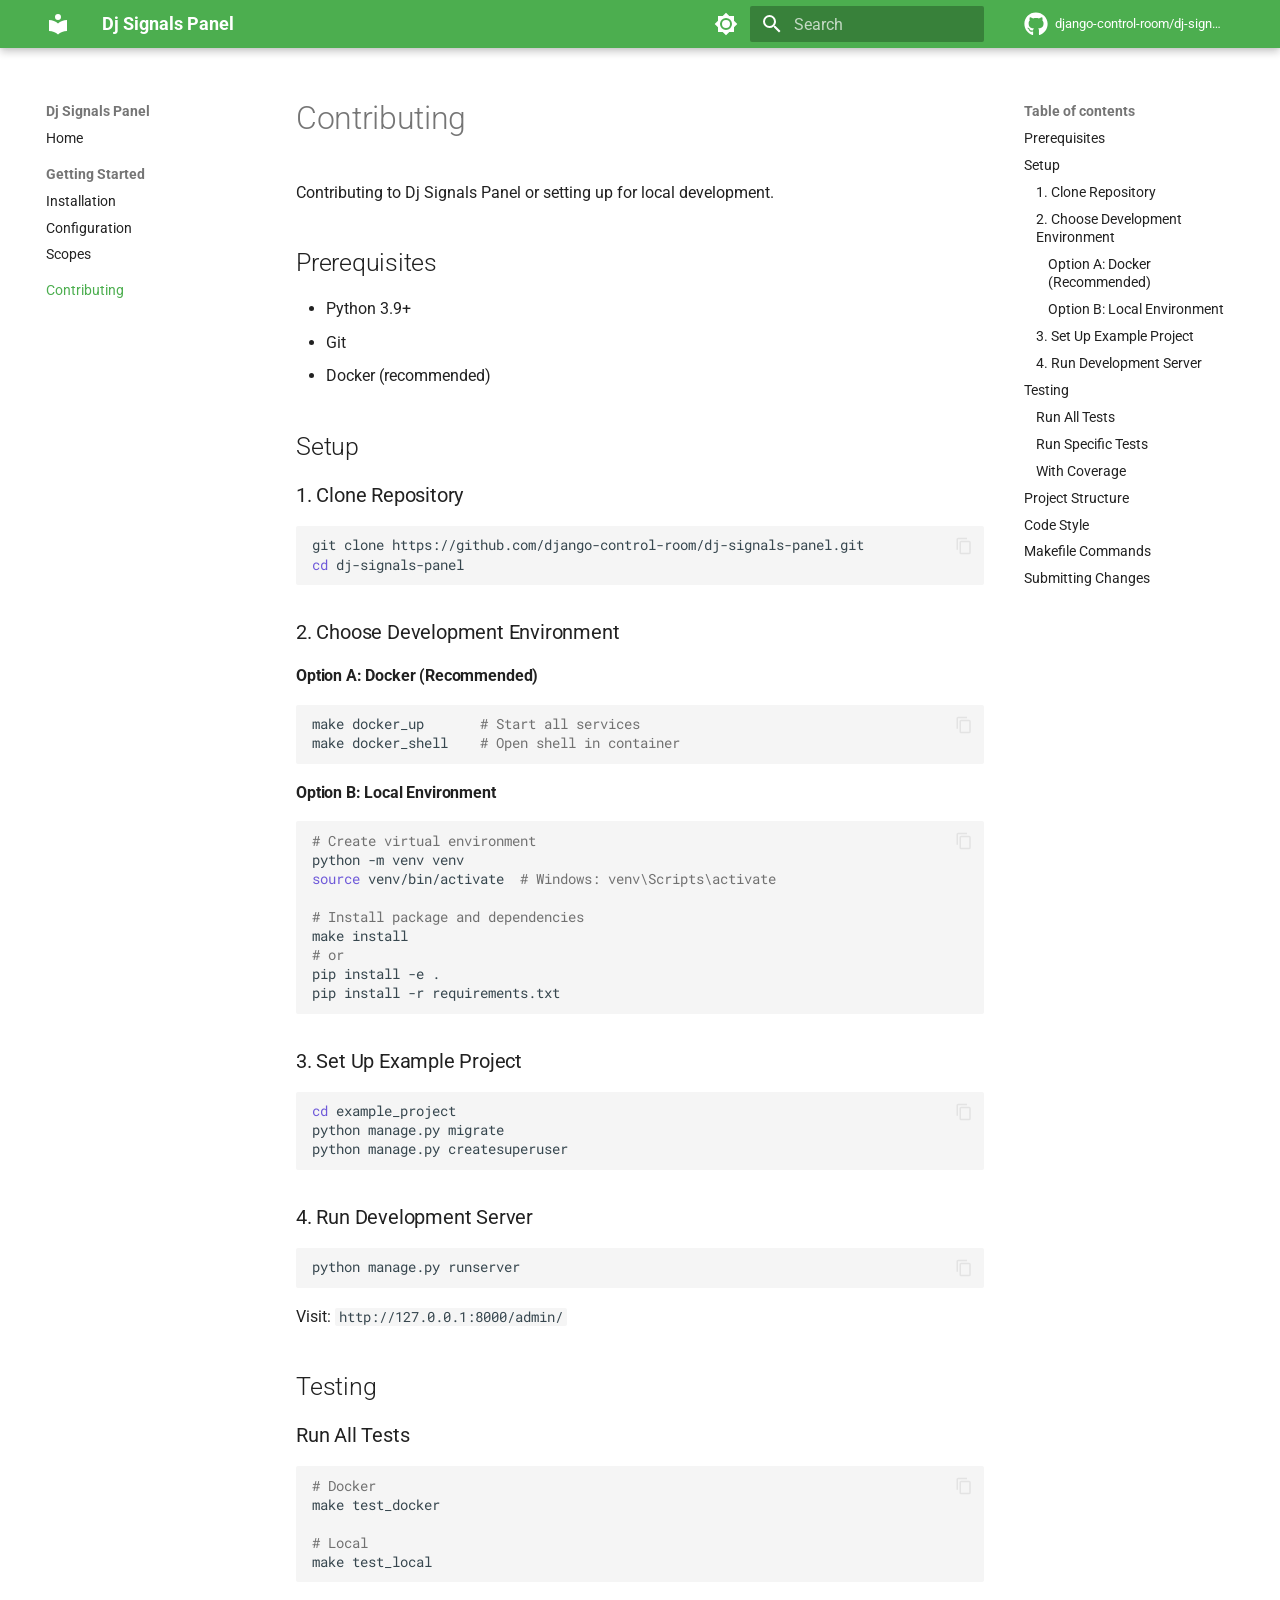
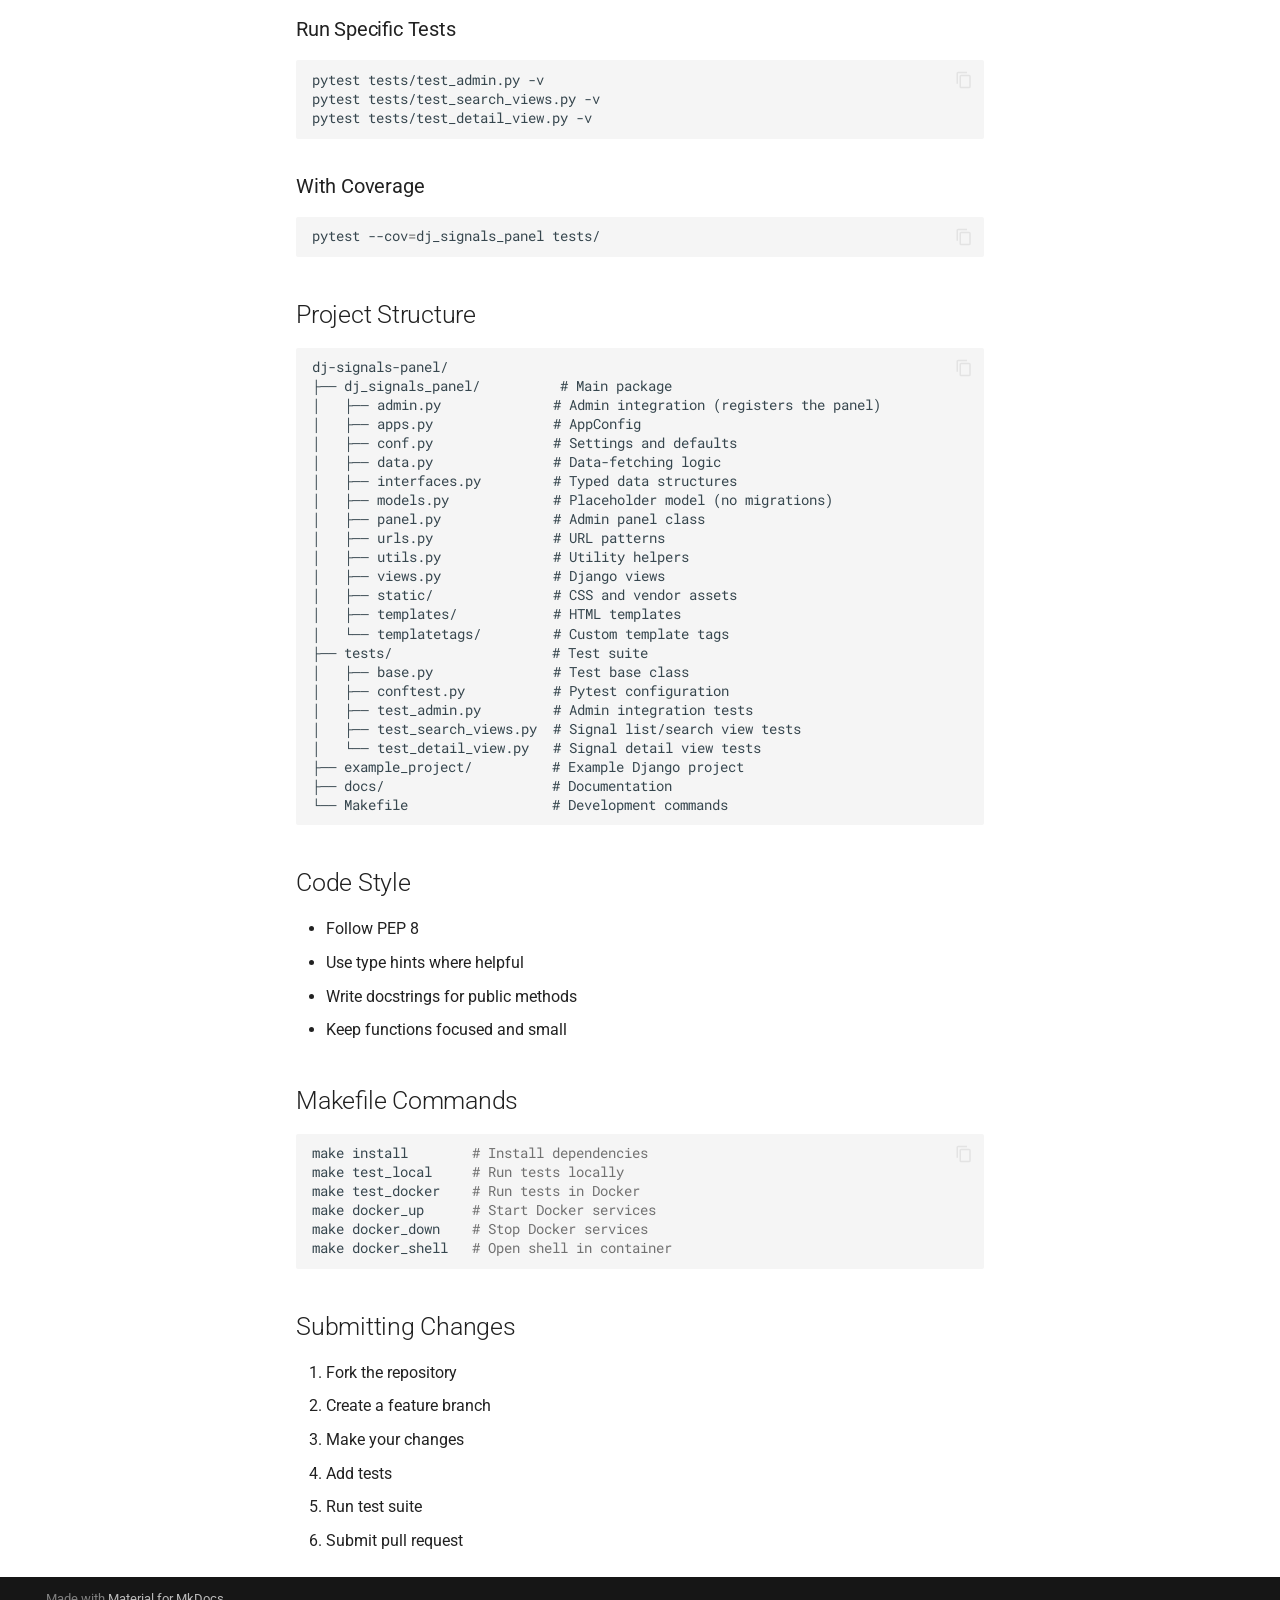
<file: contributing/index.html>
<!doctype html>
<html lang="en" class="no-js">
  <head>
    
      <meta charset="utf-8">
      <meta name="viewport" content="width=device-width,initial-scale=1">
      
        <meta name="description" content="Display registered Django signals and receivers, showing what fires and where.">
      
      
        <meta name="author" content="Yasser Toruno">
      
      
        <link rel="canonical" href="https://django-control-room.github.io/dj-signals-panel/contributing/">
      
      
        <link rel="prev" href="../scopes/">
      
      
      <link rel="icon" href="../assets/images/favicon.png">
      <meta name="generator" content="mkdocs-1.6.1, mkdocs-material-9.1.12">
    
    
      
        <title>Contributing - Dj Signals Panel</title>
      
    
    
      <link rel="stylesheet" href="../assets/stylesheets/main.85bb2934.min.css">
      
        
        <link rel="stylesheet" href="../assets/stylesheets/palette.a6bdf11c.min.css">
      
      

    
    
    
      
        
        
        <link rel="preconnect" href="https://fonts.gstatic.com" crossorigin>
        <link rel="stylesheet" href="https://fonts.googleapis.com/css?family=Roboto:300,300i,400,400i,700,700i%7CRoboto+Mono:400,400i,700,700i&display=fallback">
        <style>:root{--md-text-font:"Roboto";--md-code-font:"Roboto Mono"}</style>
      
    
    
    <script>__md_scope=new URL("..",location),__md_hash=e=>[...e].reduce((e,_)=>(e<<5)-e+_.charCodeAt(0),0),__md_get=(e,_=localStorage,t=__md_scope)=>JSON.parse(_.getItem(t.pathname+"."+e)),__md_set=(e,_,t=localStorage,a=__md_scope)=>{try{t.setItem(a.pathname+"."+e,JSON.stringify(_))}catch(e){}}</script>
    
      

    
    
    
  </head>
  
  
    
    
      
    
    
    
    
    <body dir="ltr" data-md-color-scheme="default" data-md-color-primary="green" data-md-color-accent="green">
  
    
    
      <script>var palette=__md_get("__palette");if(palette&&"object"==typeof palette.color)for(var key of Object.keys(palette.color))document.body.setAttribute("data-md-color-"+key,palette.color[key])</script>
    
    <input class="md-toggle" data-md-toggle="drawer" type="checkbox" id="__drawer" autocomplete="off">
    <input class="md-toggle" data-md-toggle="search" type="checkbox" id="__search" autocomplete="off">
    <label class="md-overlay" for="__drawer"></label>
    <div data-md-component="skip">
      
        
        <a href="#contributing" class="md-skip">
          Skip to content
        </a>
      
    </div>
    <div data-md-component="announce">
      
    </div>
    
    
      

  

<header class="md-header md-header--shadow md-header--lifted" data-md-component="header">
  <nav class="md-header__inner md-grid" aria-label="Header">
    <a href=".." title="Dj Signals Panel" class="md-header__button md-logo" aria-label="Dj Signals Panel" data-md-component="logo">
      
  
  <svg xmlns="http://www.w3.org/2000/svg" viewBox="0 0 24 24"><path d="M12 8a3 3 0 0 0 3-3 3 3 0 0 0-3-3 3 3 0 0 0-3 3 3 3 0 0 0 3 3m0 3.54C9.64 9.35 6.5 8 3 8v11c3.5 0 6.64 1.35 9 3.54 2.36-2.19 5.5-3.54 9-3.54V8c-3.5 0-6.64 1.35-9 3.54Z"/></svg>

    </a>
    <label class="md-header__button md-icon" for="__drawer">
      <svg xmlns="http://www.w3.org/2000/svg" viewBox="0 0 24 24"><path d="M3 6h18v2H3V6m0 5h18v2H3v-2m0 5h18v2H3v-2Z"/></svg>
    </label>
    <div class="md-header__title" data-md-component="header-title">
      <div class="md-header__ellipsis">
        <div class="md-header__topic">
          <span class="md-ellipsis">
            Dj Signals Panel
          </span>
        </div>
        <div class="md-header__topic" data-md-component="header-topic">
          <span class="md-ellipsis">
            
              Contributing
            
          </span>
        </div>
      </div>
    </div>
    
      
        <form class="md-header__option" data-md-component="palette">
          
            
            
            
            <input class="md-option" data-md-color-media="" data-md-color-scheme="default" data-md-color-primary="green" data-md-color-accent="green"  aria-label="Switch to dark mode"  type="radio" name="__palette" id="__palette_1">
            
              <label class="md-header__button md-icon" title="Switch to dark mode" for="__palette_2" hidden>
                <svg xmlns="http://www.w3.org/2000/svg" viewBox="0 0 24 24"><path d="M12 8a4 4 0 0 0-4 4 4 4 0 0 0 4 4 4 4 0 0 0 4-4 4 4 0 0 0-4-4m0 10a6 6 0 0 1-6-6 6 6 0 0 1 6-6 6 6 0 0 1 6 6 6 6 0 0 1-6 6m8-9.31V4h-4.69L12 .69 8.69 4H4v4.69L.69 12 4 15.31V20h4.69L12 23.31 15.31 20H20v-4.69L23.31 12 20 8.69Z"/></svg>
              </label>
            
          
            
            
            
            <input class="md-option" data-md-color-media="" data-md-color-scheme="slate" data-md-color-primary="green" data-md-color-accent="green"  aria-label="Switch to light mode"  type="radio" name="__palette" id="__palette_2">
            
              <label class="md-header__button md-icon" title="Switch to light mode" for="__palette_1" hidden>
                <svg xmlns="http://www.w3.org/2000/svg" viewBox="0 0 24 24"><path d="M12 18c-.89 0-1.74-.2-2.5-.55C11.56 16.5 13 14.42 13 12c0-2.42-1.44-4.5-3.5-5.45C10.26 6.2 11.11 6 12 6a6 6 0 0 1 6 6 6 6 0 0 1-6 6m8-9.31V4h-4.69L12 .69 8.69 4H4v4.69L.69 12 4 15.31V20h4.69L12 23.31 15.31 20H20v-4.69L23.31 12 20 8.69Z"/></svg>
              </label>
            
          
        </form>
      
    
    
    
      <label class="md-header__button md-icon" for="__search">
        <svg xmlns="http://www.w3.org/2000/svg" viewBox="0 0 24 24"><path d="M9.5 3A6.5 6.5 0 0 1 16 9.5c0 1.61-.59 3.09-1.56 4.23l.27.27h.79l5 5-1.5 1.5-5-5v-.79l-.27-.27A6.516 6.516 0 0 1 9.5 16 6.5 6.5 0 0 1 3 9.5 6.5 6.5 0 0 1 9.5 3m0 2C7 5 5 7 5 9.5S7 14 9.5 14 14 12 14 9.5 12 5 9.5 5Z"/></svg>
      </label>
      <div class="md-search" data-md-component="search" role="dialog">
  <label class="md-search__overlay" for="__search"></label>
  <div class="md-search__inner" role="search">
    <form class="md-search__form" name="search">
      <input type="text" class="md-search__input" name="query" aria-label="Search" placeholder="Search" autocapitalize="off" autocorrect="off" autocomplete="off" spellcheck="false" data-md-component="search-query" required>
      <label class="md-search__icon md-icon" for="__search">
        <svg xmlns="http://www.w3.org/2000/svg" viewBox="0 0 24 24"><path d="M9.5 3A6.5 6.5 0 0 1 16 9.5c0 1.61-.59 3.09-1.56 4.23l.27.27h.79l5 5-1.5 1.5-5-5v-.79l-.27-.27A6.516 6.516 0 0 1 9.5 16 6.5 6.5 0 0 1 3 9.5 6.5 6.5 0 0 1 9.5 3m0 2C7 5 5 7 5 9.5S7 14 9.5 14 14 12 14 9.5 12 5 9.5 5Z"/></svg>
        <svg xmlns="http://www.w3.org/2000/svg" viewBox="0 0 24 24"><path d="M20 11v2H8l5.5 5.5-1.42 1.42L4.16 12l7.92-7.92L13.5 5.5 8 11h12Z"/></svg>
      </label>
      <nav class="md-search__options" aria-label="Search">
        
          <a href="javascript:void(0)" class="md-search__icon md-icon" title="Share" aria-label="Share" data-clipboard data-clipboard-text="" data-md-component="search-share" tabindex="-1">
            <svg xmlns="http://www.w3.org/2000/svg" viewBox="0 0 24 24"><path d="M18 16.08c-.76 0-1.44.3-1.96.77L8.91 12.7c.05-.23.09-.46.09-.7 0-.24-.04-.47-.09-.7l7.05-4.11c.54.5 1.25.81 2.04.81a3 3 0 0 0 3-3 3 3 0 0 0-3-3 3 3 0 0 0-3 3c0 .24.04.47.09.7L8.04 9.81C7.5 9.31 6.79 9 6 9a3 3 0 0 0-3 3 3 3 0 0 0 3 3c.79 0 1.5-.31 2.04-.81l7.12 4.15c-.05.21-.08.43-.08.66 0 1.61 1.31 2.91 2.92 2.91 1.61 0 2.92-1.3 2.92-2.91A2.92 2.92 0 0 0 18 16.08Z"/></svg>
          </a>
        
        <button type="reset" class="md-search__icon md-icon" title="Clear" aria-label="Clear" tabindex="-1">
          <svg xmlns="http://www.w3.org/2000/svg" viewBox="0 0 24 24"><path d="M19 6.41 17.59 5 12 10.59 6.41 5 5 6.41 10.59 12 5 17.59 6.41 19 12 13.41 17.59 19 19 17.59 13.41 12 19 6.41Z"/></svg>
        </button>
      </nav>
      
    </form>
    <div class="md-search__output">
      <div class="md-search__scrollwrap" data-md-scrollfix>
        <div class="md-search-result" data-md-component="search-result">
          <div class="md-search-result__meta">
            Initializing search
          </div>
          <ol class="md-search-result__list" role="presentation"></ol>
        </div>
      </div>
    </div>
  </div>
</div>
    
    
      <div class="md-header__source">
        <a href="https://github.com/django-control-room/dj-signals-panel" title="Go to repository" class="md-source" data-md-component="source">
  <div class="md-source__icon md-icon">
    
    <svg xmlns="http://www.w3.org/2000/svg" viewBox="0 0 496 512"><!--! Font Awesome Free 6.4.0 by @fontawesome - https://fontawesome.com License - https://fontawesome.com/license/free (Icons: CC BY 4.0, Fonts: SIL OFL 1.1, Code: MIT License) Copyright 2023 Fonticons, Inc.--><path d="M165.9 397.4c0 2-2.3 3.6-5.2 3.6-3.3.3-5.6-1.3-5.6-3.6 0-2 2.3-3.6 5.2-3.6 3-.3 5.6 1.3 5.6 3.6zm-31.1-4.5c-.7 2 1.3 4.3 4.3 4.9 2.6 1 5.6 0 6.2-2s-1.3-4.3-4.3-5.2c-2.6-.7-5.5.3-6.2 2.3zm44.2-1.7c-2.9.7-4.9 2.6-4.6 4.9.3 2 2.9 3.3 5.9 2.6 2.9-.7 4.9-2.6 4.6-4.6-.3-1.9-3-3.2-5.9-2.9zM244.8 8C106.1 8 0 113.3 0 252c0 110.9 69.8 205.8 169.5 239.2 12.8 2.3 17.3-5.6 17.3-12.1 0-6.2-.3-40.4-.3-61.4 0 0-70 15-84.7-29.8 0 0-11.4-29.1-27.8-36.6 0 0-22.9-15.7 1.6-15.4 0 0 24.9 2 38.6 25.8 21.9 38.6 58.6 27.5 72.9 20.9 2.3-16 8.8-27.1 16-33.7-55.9-6.2-112.3-14.3-112.3-110.5 0-27.5 7.6-41.3 23.6-58.9-2.6-6.5-11.1-33.3 2.6-67.9 20.9-6.5 69 27 69 27 20-5.6 41.5-8.5 62.8-8.5s42.8 2.9 62.8 8.5c0 0 48.1-33.6 69-27 13.7 34.7 5.2 61.4 2.6 67.9 16 17.7 25.8 31.5 25.8 58.9 0 96.5-58.9 104.2-114.8 110.5 9.2 7.9 17 22.9 17 46.4 0 33.7-.3 75.4-.3 83.6 0 6.5 4.6 14.4 17.3 12.1C428.2 457.8 496 362.9 496 252 496 113.3 383.5 8 244.8 8zM97.2 352.9c-1.3 1-1 3.3.7 5.2 1.6 1.6 3.9 2.3 5.2 1 1.3-1 1-3.3-.7-5.2-1.6-1.6-3.9-2.3-5.2-1zm-10.8-8.1c-.7 1.3.3 2.9 2.3 3.9 1.6 1 3.6.7 4.3-.7.7-1.3-.3-2.9-2.3-3.9-2-.6-3.6-.3-4.3.7zm32.4 35.6c-1.6 1.3-1 4.3 1.3 6.2 2.3 2.3 5.2 2.6 6.5 1 1.3-1.3.7-4.3-1.3-6.2-2.2-2.3-5.2-2.6-6.5-1zm-11.4-14.7c-1.6 1-1.6 3.6 0 5.9 1.6 2.3 4.3 3.3 5.6 2.3 1.6-1.3 1.6-3.9 0-6.2-1.4-2.3-4-3.3-5.6-2z"/></svg>
  </div>
  <div class="md-source__repository">
    django-control-room/dj-signals-panel
  </div>
</a>
      </div>
    
  </nav>
  
    
  
</header>
    
    <div class="md-container" data-md-component="container">
      
      
        
      
      <main class="md-main" data-md-component="main">
        <div class="md-main__inner md-grid">
          
            
              
              <div class="md-sidebar md-sidebar--primary" data-md-component="sidebar" data-md-type="navigation" >
                <div class="md-sidebar__scrollwrap">
                  <div class="md-sidebar__inner">
                    


<nav class="md-nav md-nav--primary" aria-label="Navigation" data-md-level="0">
  <label class="md-nav__title" for="__drawer">
    <a href=".." title="Dj Signals Panel" class="md-nav__button md-logo" aria-label="Dj Signals Panel" data-md-component="logo">
      
  
  <svg xmlns="http://www.w3.org/2000/svg" viewBox="0 0 24 24"><path d="M12 8a3 3 0 0 0 3-3 3 3 0 0 0-3-3 3 3 0 0 0-3 3 3 3 0 0 0 3 3m0 3.54C9.64 9.35 6.5 8 3 8v11c3.5 0 6.64 1.35 9 3.54 2.36-2.19 5.5-3.54 9-3.54V8c-3.5 0-6.64 1.35-9 3.54Z"/></svg>

    </a>
    Dj Signals Panel
  </label>
  
    <div class="md-nav__source">
      <a href="https://github.com/django-control-room/dj-signals-panel" title="Go to repository" class="md-source" data-md-component="source">
  <div class="md-source__icon md-icon">
    
    <svg xmlns="http://www.w3.org/2000/svg" viewBox="0 0 496 512"><!--! Font Awesome Free 6.4.0 by @fontawesome - https://fontawesome.com License - https://fontawesome.com/license/free (Icons: CC BY 4.0, Fonts: SIL OFL 1.1, Code: MIT License) Copyright 2023 Fonticons, Inc.--><path d="M165.9 397.4c0 2-2.3 3.6-5.2 3.6-3.3.3-5.6-1.3-5.6-3.6 0-2 2.3-3.6 5.2-3.6 3-.3 5.6 1.3 5.6 3.6zm-31.1-4.5c-.7 2 1.3 4.3 4.3 4.9 2.6 1 5.6 0 6.2-2s-1.3-4.3-4.3-5.2c-2.6-.7-5.5.3-6.2 2.3zm44.2-1.7c-2.9.7-4.9 2.6-4.6 4.9.3 2 2.9 3.3 5.9 2.6 2.9-.7 4.9-2.6 4.6-4.6-.3-1.9-3-3.2-5.9-2.9zM244.8 8C106.1 8 0 113.3 0 252c0 110.9 69.8 205.8 169.5 239.2 12.8 2.3 17.3-5.6 17.3-12.1 0-6.2-.3-40.4-.3-61.4 0 0-70 15-84.7-29.8 0 0-11.4-29.1-27.8-36.6 0 0-22.9-15.7 1.6-15.4 0 0 24.9 2 38.6 25.8 21.9 38.6 58.6 27.5 72.9 20.9 2.3-16 8.8-27.1 16-33.7-55.9-6.2-112.3-14.3-112.3-110.5 0-27.5 7.6-41.3 23.6-58.9-2.6-6.5-11.1-33.3 2.6-67.9 20.9-6.5 69 27 69 27 20-5.6 41.5-8.5 62.8-8.5s42.8 2.9 62.8 8.5c0 0 48.1-33.6 69-27 13.7 34.7 5.2 61.4 2.6 67.9 16 17.7 25.8 31.5 25.8 58.9 0 96.5-58.9 104.2-114.8 110.5 9.2 7.9 17 22.9 17 46.4 0 33.7-.3 75.4-.3 83.6 0 6.5 4.6 14.4 17.3 12.1C428.2 457.8 496 362.9 496 252 496 113.3 383.5 8 244.8 8zM97.2 352.9c-1.3 1-1 3.3.7 5.2 1.6 1.6 3.9 2.3 5.2 1 1.3-1 1-3.3-.7-5.2-1.6-1.6-3.9-2.3-5.2-1zm-10.8-8.1c-.7 1.3.3 2.9 2.3 3.9 1.6 1 3.6.7 4.3-.7.7-1.3-.3-2.9-2.3-3.9-2-.6-3.6-.3-4.3.7zm32.4 35.6c-1.6 1.3-1 4.3 1.3 6.2 2.3 2.3 5.2 2.6 6.5 1 1.3-1.3.7-4.3-1.3-6.2-2.2-2.3-5.2-2.6-6.5-1zm-11.4-14.7c-1.6 1-1.6 3.6 0 5.9 1.6 2.3 4.3 3.3 5.6 2.3 1.6-1.3 1.6-3.9 0-6.2-1.4-2.3-4-3.3-5.6-2z"/></svg>
  </div>
  <div class="md-source__repository">
    django-control-room/dj-signals-panel
  </div>
</a>
    </div>
  
  <ul class="md-nav__list" data-md-scrollfix>
    
      
      
      

  
  
  
    <li class="md-nav__item">
      <a href=".." class="md-nav__link">
        Home
      </a>
    </li>
  

    
      
      
      

  
  
  
    
      
    
    <li class="md-nav__item md-nav__item--section md-nav__item--nested">
      
      
      
      
        
      
      <input class="md-nav__toggle md-toggle md-toggle--indeterminate" type="checkbox" id="__nav_2" >
      
      
      
        <label class="md-nav__link" for="__nav_2" id="__nav_2_label" tabindex="0">
          Getting Started
          <span class="md-nav__icon md-icon"></span>
        </label>
      
      <nav class="md-nav" data-md-level="1" aria-labelledby="__nav_2_label" aria-expanded="false">
        <label class="md-nav__title" for="__nav_2">
          <span class="md-nav__icon md-icon"></span>
          Getting Started
        </label>
        <ul class="md-nav__list" data-md-scrollfix>
          
            
              
  
  
  
    <li class="md-nav__item">
      <a href="../installation/" class="md-nav__link">
        Installation
      </a>
    </li>
  

            
          
            
              
  
  
  
    <li class="md-nav__item">
      <a href="../configuration/" class="md-nav__link">
        Configuration
      </a>
    </li>
  

            
          
            
              
  
  
  
    <li class="md-nav__item">
      <a href="../scopes/" class="md-nav__link">
        Scopes
      </a>
    </li>
  

            
          
        </ul>
      </nav>
    </li>
  

    
      
      
      

  
  
    
  
  
    <li class="md-nav__item md-nav__item--active">
      
      <input class="md-nav__toggle md-toggle" type="checkbox" id="__toc">
      
      
        
      
      
        <label class="md-nav__link md-nav__link--active" for="__toc">
          Contributing
          <span class="md-nav__icon md-icon"></span>
        </label>
      
      <a href="./" class="md-nav__link md-nav__link--active">
        Contributing
      </a>
      
        

<nav class="md-nav md-nav--secondary" aria-label="Table of contents">
  
  
  
    
  
  
    <label class="md-nav__title" for="__toc">
      <span class="md-nav__icon md-icon"></span>
      Table of contents
    </label>
    <ul class="md-nav__list" data-md-component="toc" data-md-scrollfix>
      
        <li class="md-nav__item">
  <a href="#prerequisites" class="md-nav__link">
    Prerequisites
  </a>
  
</li>
      
        <li class="md-nav__item">
  <a href="#setup" class="md-nav__link">
    Setup
  </a>
  
    <nav class="md-nav" aria-label="Setup">
      <ul class="md-nav__list">
        
          <li class="md-nav__item">
  <a href="#1-clone-repository" class="md-nav__link">
    1. Clone Repository
  </a>
  
</li>
        
          <li class="md-nav__item">
  <a href="#2-choose-development-environment" class="md-nav__link">
    2. Choose Development Environment
  </a>
  
    <nav class="md-nav" aria-label="2. Choose Development Environment">
      <ul class="md-nav__list">
        
          <li class="md-nav__item">
  <a href="#option-a-docker-recommended" class="md-nav__link">
    Option A: Docker (Recommended)
  </a>
  
</li>
        
          <li class="md-nav__item">
  <a href="#option-b-local-environment" class="md-nav__link">
    Option B: Local Environment
  </a>
  
</li>
        
      </ul>
    </nav>
  
</li>
        
          <li class="md-nav__item">
  <a href="#3-set-up-example-project" class="md-nav__link">
    3. Set Up Example Project
  </a>
  
</li>
        
          <li class="md-nav__item">
  <a href="#4-run-development-server" class="md-nav__link">
    4. Run Development Server
  </a>
  
</li>
        
      </ul>
    </nav>
  
</li>
      
        <li class="md-nav__item">
  <a href="#testing" class="md-nav__link">
    Testing
  </a>
  
    <nav class="md-nav" aria-label="Testing">
      <ul class="md-nav__list">
        
          <li class="md-nav__item">
  <a href="#run-all-tests" class="md-nav__link">
    Run All Tests
  </a>
  
</li>
        
          <li class="md-nav__item">
  <a href="#run-specific-tests" class="md-nav__link">
    Run Specific Tests
  </a>
  
</li>
        
          <li class="md-nav__item">
  <a href="#with-coverage" class="md-nav__link">
    With Coverage
  </a>
  
</li>
        
      </ul>
    </nav>
  
</li>
      
        <li class="md-nav__item">
  <a href="#project-structure" class="md-nav__link">
    Project Structure
  </a>
  
</li>
      
        <li class="md-nav__item">
  <a href="#code-style" class="md-nav__link">
    Code Style
  </a>
  
</li>
      
        <li class="md-nav__item">
  <a href="#makefile-commands" class="md-nav__link">
    Makefile Commands
  </a>
  
</li>
      
        <li class="md-nav__item">
  <a href="#submitting-changes" class="md-nav__link">
    Submitting Changes
  </a>
  
</li>
      
    </ul>
  
</nav>
      
    </li>
  

    
  </ul>
</nav>
                  </div>
                </div>
              </div>
            
            
              
              <div class="md-sidebar md-sidebar--secondary" data-md-component="sidebar" data-md-type="toc" >
                <div class="md-sidebar__scrollwrap">
                  <div class="md-sidebar__inner">
                    

<nav class="md-nav md-nav--secondary" aria-label="Table of contents">
  
  
  
    
  
  
    <label class="md-nav__title" for="__toc">
      <span class="md-nav__icon md-icon"></span>
      Table of contents
    </label>
    <ul class="md-nav__list" data-md-component="toc" data-md-scrollfix>
      
        <li class="md-nav__item">
  <a href="#prerequisites" class="md-nav__link">
    Prerequisites
  </a>
  
</li>
      
        <li class="md-nav__item">
  <a href="#setup" class="md-nav__link">
    Setup
  </a>
  
    <nav class="md-nav" aria-label="Setup">
      <ul class="md-nav__list">
        
          <li class="md-nav__item">
  <a href="#1-clone-repository" class="md-nav__link">
    1. Clone Repository
  </a>
  
</li>
        
          <li class="md-nav__item">
  <a href="#2-choose-development-environment" class="md-nav__link">
    2. Choose Development Environment
  </a>
  
    <nav class="md-nav" aria-label="2. Choose Development Environment">
      <ul class="md-nav__list">
        
          <li class="md-nav__item">
  <a href="#option-a-docker-recommended" class="md-nav__link">
    Option A: Docker (Recommended)
  </a>
  
</li>
        
          <li class="md-nav__item">
  <a href="#option-b-local-environment" class="md-nav__link">
    Option B: Local Environment
  </a>
  
</li>
        
      </ul>
    </nav>
  
</li>
        
          <li class="md-nav__item">
  <a href="#3-set-up-example-project" class="md-nav__link">
    3. Set Up Example Project
  </a>
  
</li>
        
          <li class="md-nav__item">
  <a href="#4-run-development-server" class="md-nav__link">
    4. Run Development Server
  </a>
  
</li>
        
      </ul>
    </nav>
  
</li>
      
        <li class="md-nav__item">
  <a href="#testing" class="md-nav__link">
    Testing
  </a>
  
    <nav class="md-nav" aria-label="Testing">
      <ul class="md-nav__list">
        
          <li class="md-nav__item">
  <a href="#run-all-tests" class="md-nav__link">
    Run All Tests
  </a>
  
</li>
        
          <li class="md-nav__item">
  <a href="#run-specific-tests" class="md-nav__link">
    Run Specific Tests
  </a>
  
</li>
        
          <li class="md-nav__item">
  <a href="#with-coverage" class="md-nav__link">
    With Coverage
  </a>
  
</li>
        
      </ul>
    </nav>
  
</li>
      
        <li class="md-nav__item">
  <a href="#project-structure" class="md-nav__link">
    Project Structure
  </a>
  
</li>
      
        <li class="md-nav__item">
  <a href="#code-style" class="md-nav__link">
    Code Style
  </a>
  
</li>
      
        <li class="md-nav__item">
  <a href="#makefile-commands" class="md-nav__link">
    Makefile Commands
  </a>
  
</li>
      
        <li class="md-nav__item">
  <a href="#submitting-changes" class="md-nav__link">
    Submitting Changes
  </a>
  
</li>
      
    </ul>
  
</nav>
                  </div>
                </div>
              </div>
            
          
          
            <div class="md-content" data-md-component="content">
              <article class="md-content__inner md-typeset">
                
                  

  
  


<h1 id="contributing">Contributing</h1>
<p>Contributing to Dj Signals Panel or setting up for local development.</p>
<h2 id="prerequisites">Prerequisites</h2>
<ul>
<li>Python 3.9+</li>
<li>Git</li>
<li>Docker (recommended)</li>
</ul>
<h2 id="setup">Setup</h2>
<h3 id="1-clone-repository">1. Clone Repository</h3>
<div class="language-bash highlight"><pre><span></span><code><span id="__span-0-1"><a id="__codelineno-0-1" name="__codelineno-0-1" href="#__codelineno-0-1"></a>git<span class="w"> </span>clone<span class="w"> </span>https://github.com/django-control-room/dj-signals-panel.git
</span><span id="__span-0-2"><a id="__codelineno-0-2" name="__codelineno-0-2" href="#__codelineno-0-2"></a><span class="nb">cd</span><span class="w"> </span>dj-signals-panel
</span></code></pre></div>
<h3 id="2-choose-development-environment">2. Choose Development Environment</h3>
<h4 id="option-a-docker-recommended">Option A: Docker (Recommended)</h4>
<div class="language-bash highlight"><pre><span></span><code><span id="__span-1-1"><a id="__codelineno-1-1" name="__codelineno-1-1" href="#__codelineno-1-1"></a>make<span class="w"> </span>docker_up<span class="w">       </span><span class="c1"># Start all services</span>
</span><span id="__span-1-2"><a id="__codelineno-1-2" name="__codelineno-1-2" href="#__codelineno-1-2"></a>make<span class="w"> </span>docker_shell<span class="w">    </span><span class="c1"># Open shell in container</span>
</span></code></pre></div>
<h4 id="option-b-local-environment">Option B: Local Environment</h4>
<div class="language-bash highlight"><pre><span></span><code><span id="__span-2-1"><a id="__codelineno-2-1" name="__codelineno-2-1" href="#__codelineno-2-1"></a><span class="c1"># Create virtual environment</span>
</span><span id="__span-2-2"><a id="__codelineno-2-2" name="__codelineno-2-2" href="#__codelineno-2-2"></a>python<span class="w"> </span>-m<span class="w"> </span>venv<span class="w"> </span>venv
</span><span id="__span-2-3"><a id="__codelineno-2-3" name="__codelineno-2-3" href="#__codelineno-2-3"></a><span class="nb">source</span><span class="w"> </span>venv/bin/activate<span class="w">  </span><span class="c1"># Windows: venv\Scripts\activate</span>
</span><span id="__span-2-4"><a id="__codelineno-2-4" name="__codelineno-2-4" href="#__codelineno-2-4"></a>
</span><span id="__span-2-5"><a id="__codelineno-2-5" name="__codelineno-2-5" href="#__codelineno-2-5"></a><span class="c1"># Install package and dependencies</span>
</span><span id="__span-2-6"><a id="__codelineno-2-6" name="__codelineno-2-6" href="#__codelineno-2-6"></a>make<span class="w"> </span>install
</span><span id="__span-2-7"><a id="__codelineno-2-7" name="__codelineno-2-7" href="#__codelineno-2-7"></a><span class="c1"># or</span>
</span><span id="__span-2-8"><a id="__codelineno-2-8" name="__codelineno-2-8" href="#__codelineno-2-8"></a>pip<span class="w"> </span>install<span class="w"> </span>-e<span class="w"> </span>.
</span><span id="__span-2-9"><a id="__codelineno-2-9" name="__codelineno-2-9" href="#__codelineno-2-9"></a>pip<span class="w"> </span>install<span class="w"> </span>-r<span class="w"> </span>requirements.txt
</span></code></pre></div>
<h3 id="3-set-up-example-project">3. Set Up Example Project</h3>
<div class="language-bash highlight"><pre><span></span><code><span id="__span-3-1"><a id="__codelineno-3-1" name="__codelineno-3-1" href="#__codelineno-3-1"></a><span class="nb">cd</span><span class="w"> </span>example_project
</span><span id="__span-3-2"><a id="__codelineno-3-2" name="__codelineno-3-2" href="#__codelineno-3-2"></a>python<span class="w"> </span>manage.py<span class="w"> </span>migrate
</span><span id="__span-3-3"><a id="__codelineno-3-3" name="__codelineno-3-3" href="#__codelineno-3-3"></a>python<span class="w"> </span>manage.py<span class="w"> </span>createsuperuser
</span></code></pre></div>
<h3 id="4-run-development-server">4. Run Development Server</h3>
<div class="language-bash highlight"><pre><span></span><code><span id="__span-4-1"><a id="__codelineno-4-1" name="__codelineno-4-1" href="#__codelineno-4-1"></a>python<span class="w"> </span>manage.py<span class="w"> </span>runserver
</span></code></pre></div>
<p>Visit: <code>http://127.0.0.1:8000/admin/</code></p>
<h2 id="testing">Testing</h2>
<h3 id="run-all-tests">Run All Tests</h3>
<div class="language-bash highlight"><pre><span></span><code><span id="__span-5-1"><a id="__codelineno-5-1" name="__codelineno-5-1" href="#__codelineno-5-1"></a><span class="c1"># Docker</span>
</span><span id="__span-5-2"><a id="__codelineno-5-2" name="__codelineno-5-2" href="#__codelineno-5-2"></a>make<span class="w"> </span>test_docker
</span><span id="__span-5-3"><a id="__codelineno-5-3" name="__codelineno-5-3" href="#__codelineno-5-3"></a>
</span><span id="__span-5-4"><a id="__codelineno-5-4" name="__codelineno-5-4" href="#__codelineno-5-4"></a><span class="c1"># Local</span>
</span><span id="__span-5-5"><a id="__codelineno-5-5" name="__codelineno-5-5" href="#__codelineno-5-5"></a>make<span class="w"> </span>test_local
</span></code></pre></div>
<h3 id="run-specific-tests">Run Specific Tests</h3>
<div class="language-bash highlight"><pre><span></span><code><span id="__span-6-1"><a id="__codelineno-6-1" name="__codelineno-6-1" href="#__codelineno-6-1"></a>pytest<span class="w"> </span>tests/test_admin.py<span class="w"> </span>-v
</span><span id="__span-6-2"><a id="__codelineno-6-2" name="__codelineno-6-2" href="#__codelineno-6-2"></a>pytest<span class="w"> </span>tests/test_search_views.py<span class="w"> </span>-v
</span><span id="__span-6-3"><a id="__codelineno-6-3" name="__codelineno-6-3" href="#__codelineno-6-3"></a>pytest<span class="w"> </span>tests/test_detail_view.py<span class="w"> </span>-v
</span></code></pre></div>
<h3 id="with-coverage">With Coverage</h3>
<div class="language-bash highlight"><pre><span></span><code><span id="__span-7-1"><a id="__codelineno-7-1" name="__codelineno-7-1" href="#__codelineno-7-1"></a>pytest<span class="w"> </span>--cov<span class="o">=</span>dj_signals_panel<span class="w"> </span>tests/
</span></code></pre></div>
<h2 id="project-structure">Project Structure</h2>
<div class="language-text highlight"><pre><span></span><code><span id="__span-8-1"><a id="__codelineno-8-1" name="__codelineno-8-1" href="#__codelineno-8-1"></a>dj-signals-panel/
</span><span id="__span-8-2"><a id="__codelineno-8-2" name="__codelineno-8-2" href="#__codelineno-8-2"></a>├── dj_signals_panel/          # Main package
</span><span id="__span-8-3"><a id="__codelineno-8-3" name="__codelineno-8-3" href="#__codelineno-8-3"></a>│   ├── admin.py              # Admin integration (registers the panel)
</span><span id="__span-8-4"><a id="__codelineno-8-4" name="__codelineno-8-4" href="#__codelineno-8-4"></a>│   ├── apps.py               # AppConfig
</span><span id="__span-8-5"><a id="__codelineno-8-5" name="__codelineno-8-5" href="#__codelineno-8-5"></a>│   ├── conf.py               # Settings and defaults
</span><span id="__span-8-6"><a id="__codelineno-8-6" name="__codelineno-8-6" href="#__codelineno-8-6"></a>│   ├── data.py               # Data-fetching logic
</span><span id="__span-8-7"><a id="__codelineno-8-7" name="__codelineno-8-7" href="#__codelineno-8-7"></a>│   ├── interfaces.py         # Typed data structures
</span><span id="__span-8-8"><a id="__codelineno-8-8" name="__codelineno-8-8" href="#__codelineno-8-8"></a>│   ├── models.py             # Placeholder model (no migrations)
</span><span id="__span-8-9"><a id="__codelineno-8-9" name="__codelineno-8-9" href="#__codelineno-8-9"></a>│   ├── panel.py              # Admin panel class
</span><span id="__span-8-10"><a id="__codelineno-8-10" name="__codelineno-8-10" href="#__codelineno-8-10"></a>│   ├── urls.py               # URL patterns
</span><span id="__span-8-11"><a id="__codelineno-8-11" name="__codelineno-8-11" href="#__codelineno-8-11"></a>│   ├── utils.py              # Utility helpers
</span><span id="__span-8-12"><a id="__codelineno-8-12" name="__codelineno-8-12" href="#__codelineno-8-12"></a>│   ├── views.py              # Django views
</span><span id="__span-8-13"><a id="__codelineno-8-13" name="__codelineno-8-13" href="#__codelineno-8-13"></a>│   ├── static/               # CSS and vendor assets
</span><span id="__span-8-14"><a id="__codelineno-8-14" name="__codelineno-8-14" href="#__codelineno-8-14"></a>│   ├── templates/            # HTML templates
</span><span id="__span-8-15"><a id="__codelineno-8-15" name="__codelineno-8-15" href="#__codelineno-8-15"></a>│   └── templatetags/         # Custom template tags
</span><span id="__span-8-16"><a id="__codelineno-8-16" name="__codelineno-8-16" href="#__codelineno-8-16"></a>├── tests/                    # Test suite
</span><span id="__span-8-17"><a id="__codelineno-8-17" name="__codelineno-8-17" href="#__codelineno-8-17"></a>│   ├── base.py               # Test base class
</span><span id="__span-8-18"><a id="__codelineno-8-18" name="__codelineno-8-18" href="#__codelineno-8-18"></a>│   ├── conftest.py           # Pytest configuration
</span><span id="__span-8-19"><a id="__codelineno-8-19" name="__codelineno-8-19" href="#__codelineno-8-19"></a>│   ├── test_admin.py         # Admin integration tests
</span><span id="__span-8-20"><a id="__codelineno-8-20" name="__codelineno-8-20" href="#__codelineno-8-20"></a>│   ├── test_search_views.py  # Signal list/search view tests
</span><span id="__span-8-21"><a id="__codelineno-8-21" name="__codelineno-8-21" href="#__codelineno-8-21"></a>│   └── test_detail_view.py   # Signal detail view tests
</span><span id="__span-8-22"><a id="__codelineno-8-22" name="__codelineno-8-22" href="#__codelineno-8-22"></a>├── example_project/          # Example Django project
</span><span id="__span-8-23"><a id="__codelineno-8-23" name="__codelineno-8-23" href="#__codelineno-8-23"></a>├── docs/                     # Documentation
</span><span id="__span-8-24"><a id="__codelineno-8-24" name="__codelineno-8-24" href="#__codelineno-8-24"></a>└── Makefile                  # Development commands
</span></code></pre></div>
<h2 id="code-style">Code Style</h2>
<ul>
<li>Follow PEP 8</li>
<li>Use type hints where helpful</li>
<li>Write docstrings for public methods</li>
<li>Keep functions focused and small</li>
</ul>
<h2 id="makefile-commands">Makefile Commands</h2>
<div class="language-bash highlight"><pre><span></span><code><span id="__span-9-1"><a id="__codelineno-9-1" name="__codelineno-9-1" href="#__codelineno-9-1"></a>make<span class="w"> </span>install<span class="w">        </span><span class="c1"># Install dependencies</span>
</span><span id="__span-9-2"><a id="__codelineno-9-2" name="__codelineno-9-2" href="#__codelineno-9-2"></a>make<span class="w"> </span>test_local<span class="w">     </span><span class="c1"># Run tests locally</span>
</span><span id="__span-9-3"><a id="__codelineno-9-3" name="__codelineno-9-3" href="#__codelineno-9-3"></a>make<span class="w"> </span>test_docker<span class="w">    </span><span class="c1"># Run tests in Docker</span>
</span><span id="__span-9-4"><a id="__codelineno-9-4" name="__codelineno-9-4" href="#__codelineno-9-4"></a>make<span class="w"> </span>docker_up<span class="w">      </span><span class="c1"># Start Docker services</span>
</span><span id="__span-9-5"><a id="__codelineno-9-5" name="__codelineno-9-5" href="#__codelineno-9-5"></a>make<span class="w"> </span>docker_down<span class="w">    </span><span class="c1"># Stop Docker services</span>
</span><span id="__span-9-6"><a id="__codelineno-9-6" name="__codelineno-9-6" href="#__codelineno-9-6"></a>make<span class="w"> </span>docker_shell<span class="w">   </span><span class="c1"># Open shell in container</span>
</span></code></pre></div>
<h2 id="submitting-changes">Submitting Changes</h2>
<ol>
<li>Fork the repository</li>
<li>Create a feature branch</li>
<li>Make your changes</li>
<li>Add tests</li>
<li>Run test suite</li>
<li>Submit pull request</li>
</ol>





                
              </article>
            </div>
          
          
        </div>
        
          <button type="button" class="md-top md-icon" data-md-component="top" hidden>
            <svg xmlns="http://www.w3.org/2000/svg" viewBox="0 0 24 24"><path d="M13 20h-2V8l-5.5 5.5-1.42-1.42L12 4.16l7.92 7.92-1.42 1.42L13 8v12Z"/></svg>
            Back to top
          </button>
        
      </main>
      
        <footer class="md-footer">
  
  <div class="md-footer-meta md-typeset">
    <div class="md-footer-meta__inner md-grid">
      <div class="md-copyright">
  
  
    Made with
    <a href="https://squidfunk.github.io/mkdocs-material/" target="_blank" rel="noopener">
      Material for MkDocs
    </a>
  
</div>
      
    </div>
  </div>
</footer>
      
    </div>
    <div class="md-dialog" data-md-component="dialog">
      <div class="md-dialog__inner md-typeset"></div>
    </div>
    
    <script id="__config" type="application/json">{"base": "..", "features": ["navigation.tabs.sticky", "navigation.sections", "navigation.expand", "navigation.path", "navigation.top", "search.highlight", "search.share", "content.code.copy", "content.code.annotate"], "search": "../assets/javascripts/workers/search.208ed371.min.js", "translations": {"clipboard.copied": "Copied to clipboard", "clipboard.copy": "Copy to clipboard", "search.result.more.one": "1 more on this page", "search.result.more.other": "# more on this page", "search.result.none": "No matching documents", "search.result.one": "1 matching document", "search.result.other": "# matching documents", "search.result.placeholder": "Type to start searching", "search.result.term.missing": "Missing", "select.version": "Select version"}}</script>
    
    
      <script src="../assets/javascripts/bundle.c2be25ad.min.js"></script>
      
    
  </body>
</html>
</file>
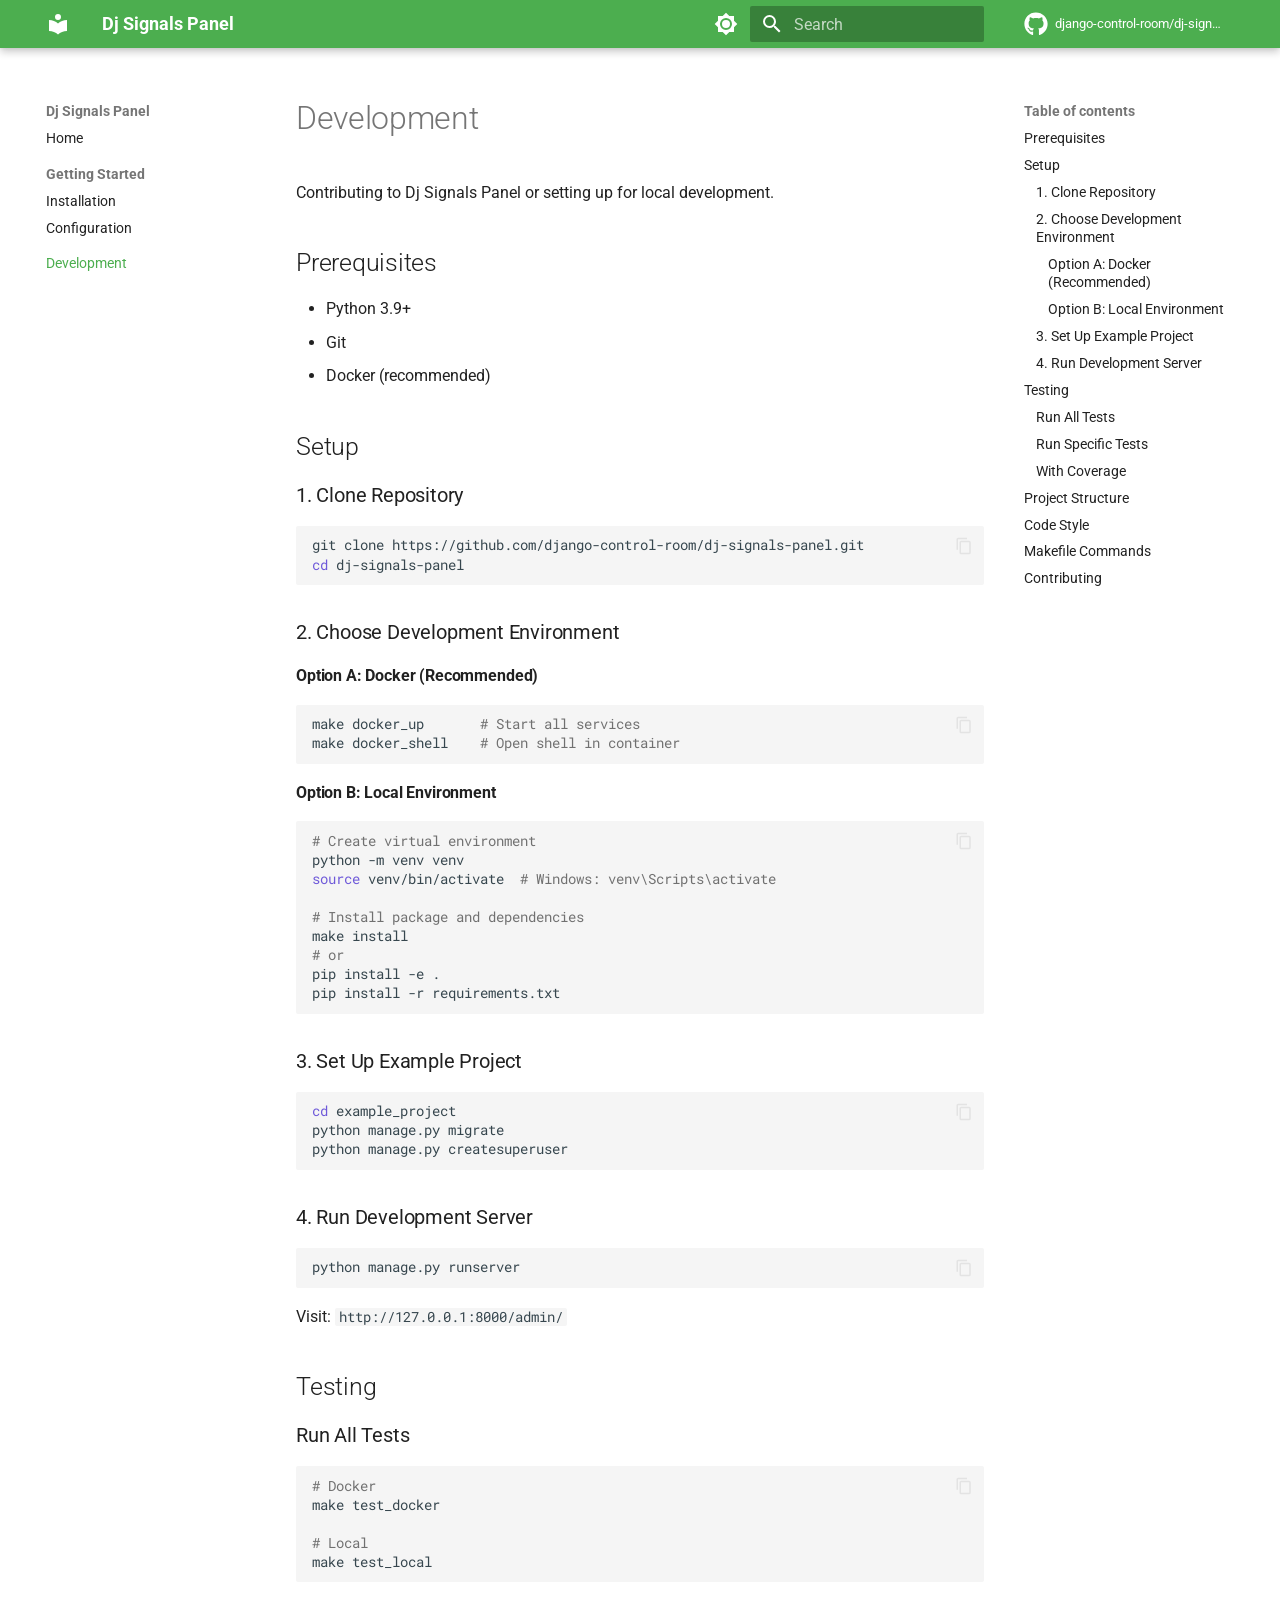
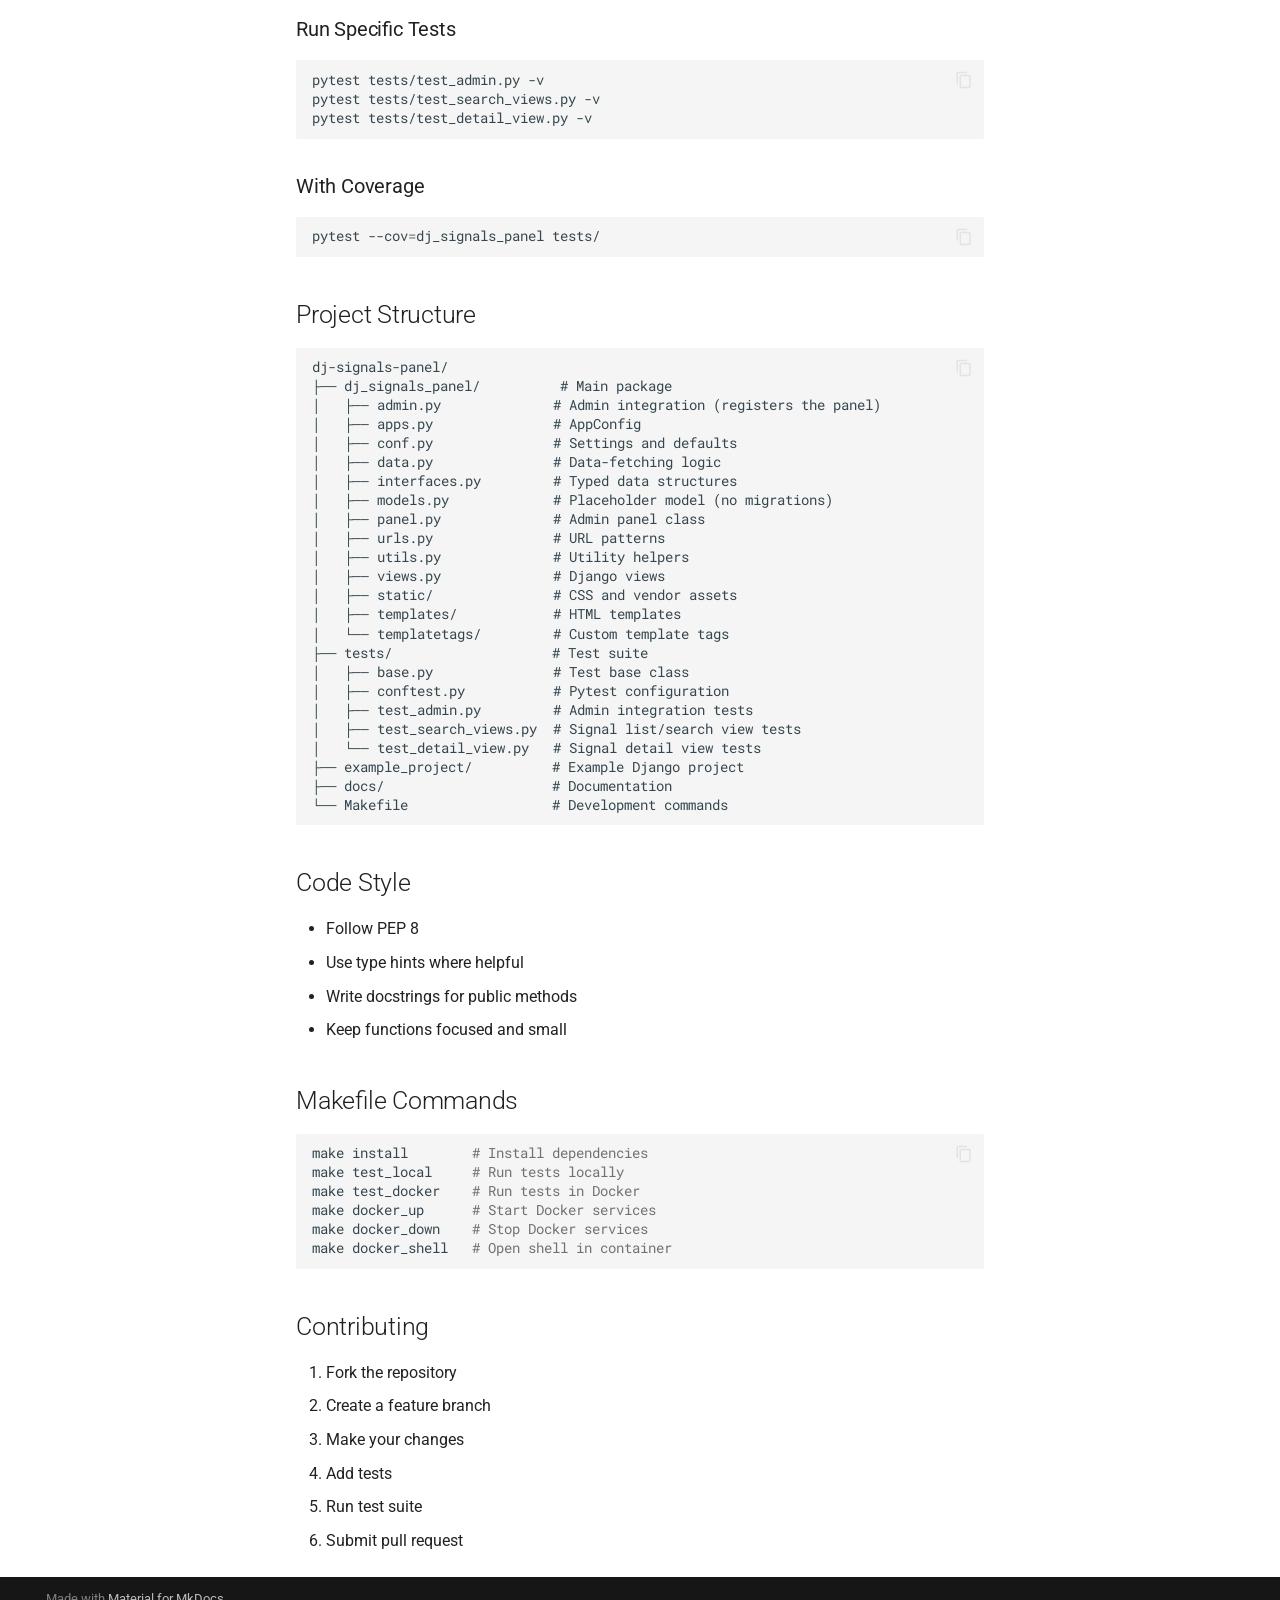
<file: development/index.html>
<!doctype html>
<html lang="en" class="no-js">
  <head>
    
      <meta charset="utf-8">
      <meta name="viewport" content="width=device-width,initial-scale=1">
      
        <meta name="description" content="Display registered Django signals and receivers, showing what fires and where.">
      
      
        <meta name="author" content="Yasser Toruno">
      
      
        <link rel="canonical" href="https://django-control-room.github.io/dj-signals-panel/development/">
      
      
        <link rel="prev" href="../configuration/">
      
      
      <link rel="icon" href="../assets/images/favicon.png">
      <meta name="generator" content="mkdocs-1.6.1, mkdocs-material-9.1.12">
    
    
      
        <title>Development - Dj Signals Panel</title>
      
    
    
      <link rel="stylesheet" href="../assets/stylesheets/main.85bb2934.min.css">
      
        
        <link rel="stylesheet" href="../assets/stylesheets/palette.a6bdf11c.min.css">
      
      

    
    
    
      
        
        
        <link rel="preconnect" href="https://fonts.gstatic.com" crossorigin>
        <link rel="stylesheet" href="https://fonts.googleapis.com/css?family=Roboto:300,300i,400,400i,700,700i%7CRoboto+Mono:400,400i,700,700i&display=fallback">
        <style>:root{--md-text-font:"Roboto";--md-code-font:"Roboto Mono"}</style>
      
    
    
    <script>__md_scope=new URL("..",location),__md_hash=e=>[...e].reduce((e,_)=>(e<<5)-e+_.charCodeAt(0),0),__md_get=(e,_=localStorage,t=__md_scope)=>JSON.parse(_.getItem(t.pathname+"."+e)),__md_set=(e,_,t=localStorage,a=__md_scope)=>{try{t.setItem(a.pathname+"."+e,JSON.stringify(_))}catch(e){}}</script>
    
      

    
    
    
  </head>
  
  
    
    
      
    
    
    
    
    <body dir="ltr" data-md-color-scheme="default" data-md-color-primary="green" data-md-color-accent="green">
  
    
    
      <script>var palette=__md_get("__palette");if(palette&&"object"==typeof palette.color)for(var key of Object.keys(palette.color))document.body.setAttribute("data-md-color-"+key,palette.color[key])</script>
    
    <input class="md-toggle" data-md-toggle="drawer" type="checkbox" id="__drawer" autocomplete="off">
    <input class="md-toggle" data-md-toggle="search" type="checkbox" id="__search" autocomplete="off">
    <label class="md-overlay" for="__drawer"></label>
    <div data-md-component="skip">
      
        
        <a href="#development" class="md-skip">
          Skip to content
        </a>
      
    </div>
    <div data-md-component="announce">
      
    </div>
    
    
      

  

<header class="md-header md-header--shadow md-header--lifted" data-md-component="header">
  <nav class="md-header__inner md-grid" aria-label="Header">
    <a href=".." title="Dj Signals Panel" class="md-header__button md-logo" aria-label="Dj Signals Panel" data-md-component="logo">
      
  
  <svg xmlns="http://www.w3.org/2000/svg" viewBox="0 0 24 24"><path d="M12 8a3 3 0 0 0 3-3 3 3 0 0 0-3-3 3 3 0 0 0-3 3 3 3 0 0 0 3 3m0 3.54C9.64 9.35 6.5 8 3 8v11c3.5 0 6.64 1.35 9 3.54 2.36-2.19 5.5-3.54 9-3.54V8c-3.5 0-6.64 1.35-9 3.54Z"/></svg>

    </a>
    <label class="md-header__button md-icon" for="__drawer">
      <svg xmlns="http://www.w3.org/2000/svg" viewBox="0 0 24 24"><path d="M3 6h18v2H3V6m0 5h18v2H3v-2m0 5h18v2H3v-2Z"/></svg>
    </label>
    <div class="md-header__title" data-md-component="header-title">
      <div class="md-header__ellipsis">
        <div class="md-header__topic">
          <span class="md-ellipsis">
            Dj Signals Panel
          </span>
        </div>
        <div class="md-header__topic" data-md-component="header-topic">
          <span class="md-ellipsis">
            
              Development
            
          </span>
        </div>
      </div>
    </div>
    
      
        <form class="md-header__option" data-md-component="palette">
          
            
            
            
            <input class="md-option" data-md-color-media="" data-md-color-scheme="default" data-md-color-primary="green" data-md-color-accent="green"  aria-label="Switch to dark mode"  type="radio" name="__palette" id="__palette_1">
            
              <label class="md-header__button md-icon" title="Switch to dark mode" for="__palette_2" hidden>
                <svg xmlns="http://www.w3.org/2000/svg" viewBox="0 0 24 24"><path d="M12 8a4 4 0 0 0-4 4 4 4 0 0 0 4 4 4 4 0 0 0 4-4 4 4 0 0 0-4-4m0 10a6 6 0 0 1-6-6 6 6 0 0 1 6-6 6 6 0 0 1 6 6 6 6 0 0 1-6 6m8-9.31V4h-4.69L12 .69 8.69 4H4v4.69L.69 12 4 15.31V20h4.69L12 23.31 15.31 20H20v-4.69L23.31 12 20 8.69Z"/></svg>
              </label>
            
          
            
            
            
            <input class="md-option" data-md-color-media="" data-md-color-scheme="slate" data-md-color-primary="green" data-md-color-accent="green"  aria-label="Switch to light mode"  type="radio" name="__palette" id="__palette_2">
            
              <label class="md-header__button md-icon" title="Switch to light mode" for="__palette_1" hidden>
                <svg xmlns="http://www.w3.org/2000/svg" viewBox="0 0 24 24"><path d="M12 18c-.89 0-1.74-.2-2.5-.55C11.56 16.5 13 14.42 13 12c0-2.42-1.44-4.5-3.5-5.45C10.26 6.2 11.11 6 12 6a6 6 0 0 1 6 6 6 6 0 0 1-6 6m8-9.31V4h-4.69L12 .69 8.69 4H4v4.69L.69 12 4 15.31V20h4.69L12 23.31 15.31 20H20v-4.69L23.31 12 20 8.69Z"/></svg>
              </label>
            
          
        </form>
      
    
    
    
      <label class="md-header__button md-icon" for="__search">
        <svg xmlns="http://www.w3.org/2000/svg" viewBox="0 0 24 24"><path d="M9.5 3A6.5 6.5 0 0 1 16 9.5c0 1.61-.59 3.09-1.56 4.23l.27.27h.79l5 5-1.5 1.5-5-5v-.79l-.27-.27A6.516 6.516 0 0 1 9.5 16 6.5 6.5 0 0 1 3 9.5 6.5 6.5 0 0 1 9.5 3m0 2C7 5 5 7 5 9.5S7 14 9.5 14 14 12 14 9.5 12 5 9.5 5Z"/></svg>
      </label>
      <div class="md-search" data-md-component="search" role="dialog">
  <label class="md-search__overlay" for="__search"></label>
  <div class="md-search__inner" role="search">
    <form class="md-search__form" name="search">
      <input type="text" class="md-search__input" name="query" aria-label="Search" placeholder="Search" autocapitalize="off" autocorrect="off" autocomplete="off" spellcheck="false" data-md-component="search-query" required>
      <label class="md-search__icon md-icon" for="__search">
        <svg xmlns="http://www.w3.org/2000/svg" viewBox="0 0 24 24"><path d="M9.5 3A6.5 6.5 0 0 1 16 9.5c0 1.61-.59 3.09-1.56 4.23l.27.27h.79l5 5-1.5 1.5-5-5v-.79l-.27-.27A6.516 6.516 0 0 1 9.5 16 6.5 6.5 0 0 1 3 9.5 6.5 6.5 0 0 1 9.5 3m0 2C7 5 5 7 5 9.5S7 14 9.5 14 14 12 14 9.5 12 5 9.5 5Z"/></svg>
        <svg xmlns="http://www.w3.org/2000/svg" viewBox="0 0 24 24"><path d="M20 11v2H8l5.5 5.5-1.42 1.42L4.16 12l7.92-7.92L13.5 5.5 8 11h12Z"/></svg>
      </label>
      <nav class="md-search__options" aria-label="Search">
        
          <a href="javascript:void(0)" class="md-search__icon md-icon" title="Share" aria-label="Share" data-clipboard data-clipboard-text="" data-md-component="search-share" tabindex="-1">
            <svg xmlns="http://www.w3.org/2000/svg" viewBox="0 0 24 24"><path d="M18 16.08c-.76 0-1.44.3-1.96.77L8.91 12.7c.05-.23.09-.46.09-.7 0-.24-.04-.47-.09-.7l7.05-4.11c.54.5 1.25.81 2.04.81a3 3 0 0 0 3-3 3 3 0 0 0-3-3 3 3 0 0 0-3 3c0 .24.04.47.09.7L8.04 9.81C7.5 9.31 6.79 9 6 9a3 3 0 0 0-3 3 3 3 0 0 0 3 3c.79 0 1.5-.31 2.04-.81l7.12 4.15c-.05.21-.08.43-.08.66 0 1.61 1.31 2.91 2.92 2.91 1.61 0 2.92-1.3 2.92-2.91A2.92 2.92 0 0 0 18 16.08Z"/></svg>
          </a>
        
        <button type="reset" class="md-search__icon md-icon" title="Clear" aria-label="Clear" tabindex="-1">
          <svg xmlns="http://www.w3.org/2000/svg" viewBox="0 0 24 24"><path d="M19 6.41 17.59 5 12 10.59 6.41 5 5 6.41 10.59 12 5 17.59 6.41 19 12 13.41 17.59 19 19 17.59 13.41 12 19 6.41Z"/></svg>
        </button>
      </nav>
      
    </form>
    <div class="md-search__output">
      <div class="md-search__scrollwrap" data-md-scrollfix>
        <div class="md-search-result" data-md-component="search-result">
          <div class="md-search-result__meta">
            Initializing search
          </div>
          <ol class="md-search-result__list" role="presentation"></ol>
        </div>
      </div>
    </div>
  </div>
</div>
    
    
      <div class="md-header__source">
        <a href="https://github.com/django-control-room/dj-signals-panel" title="Go to repository" class="md-source" data-md-component="source">
  <div class="md-source__icon md-icon">
    
    <svg xmlns="http://www.w3.org/2000/svg" viewBox="0 0 496 512"><!--! Font Awesome Free 6.4.0 by @fontawesome - https://fontawesome.com License - https://fontawesome.com/license/free (Icons: CC BY 4.0, Fonts: SIL OFL 1.1, Code: MIT License) Copyright 2023 Fonticons, Inc.--><path d="M165.9 397.4c0 2-2.3 3.6-5.2 3.6-3.3.3-5.6-1.3-5.6-3.6 0-2 2.3-3.6 5.2-3.6 3-.3 5.6 1.3 5.6 3.6zm-31.1-4.5c-.7 2 1.3 4.3 4.3 4.9 2.6 1 5.6 0 6.2-2s-1.3-4.3-4.3-5.2c-2.6-.7-5.5.3-6.2 2.3zm44.2-1.7c-2.9.7-4.9 2.6-4.6 4.9.3 2 2.9 3.3 5.9 2.6 2.9-.7 4.9-2.6 4.6-4.6-.3-1.9-3-3.2-5.9-2.9zM244.8 8C106.1 8 0 113.3 0 252c0 110.9 69.8 205.8 169.5 239.2 12.8 2.3 17.3-5.6 17.3-12.1 0-6.2-.3-40.4-.3-61.4 0 0-70 15-84.7-29.8 0 0-11.4-29.1-27.8-36.6 0 0-22.9-15.7 1.6-15.4 0 0 24.9 2 38.6 25.8 21.9 38.6 58.6 27.5 72.9 20.9 2.3-16 8.8-27.1 16-33.7-55.9-6.2-112.3-14.3-112.3-110.5 0-27.5 7.6-41.3 23.6-58.9-2.6-6.5-11.1-33.3 2.6-67.9 20.9-6.5 69 27 69 27 20-5.6 41.5-8.5 62.8-8.5s42.8 2.9 62.8 8.5c0 0 48.1-33.6 69-27 13.7 34.7 5.2 61.4 2.6 67.9 16 17.7 25.8 31.5 25.8 58.9 0 96.5-58.9 104.2-114.8 110.5 9.2 7.9 17 22.9 17 46.4 0 33.7-.3 75.4-.3 83.6 0 6.5 4.6 14.4 17.3 12.1C428.2 457.8 496 362.9 496 252 496 113.3 383.5 8 244.8 8zM97.2 352.9c-1.3 1-1 3.3.7 5.2 1.6 1.6 3.9 2.3 5.2 1 1.3-1 1-3.3-.7-5.2-1.6-1.6-3.9-2.3-5.2-1zm-10.8-8.1c-.7 1.3.3 2.9 2.3 3.9 1.6 1 3.6.7 4.3-.7.7-1.3-.3-2.9-2.3-3.9-2-.6-3.6-.3-4.3.7zm32.4 35.6c-1.6 1.3-1 4.3 1.3 6.2 2.3 2.3 5.2 2.6 6.5 1 1.3-1.3.7-4.3-1.3-6.2-2.2-2.3-5.2-2.6-6.5-1zm-11.4-14.7c-1.6 1-1.6 3.6 0 5.9 1.6 2.3 4.3 3.3 5.6 2.3 1.6-1.3 1.6-3.9 0-6.2-1.4-2.3-4-3.3-5.6-2z"/></svg>
  </div>
  <div class="md-source__repository">
    django-control-room/dj-signals-panel
  </div>
</a>
      </div>
    
  </nav>
  
    
  
</header>
    
    <div class="md-container" data-md-component="container">
      
      
        
      
      <main class="md-main" data-md-component="main">
        <div class="md-main__inner md-grid">
          
            
              
              <div class="md-sidebar md-sidebar--primary" data-md-component="sidebar" data-md-type="navigation" >
                <div class="md-sidebar__scrollwrap">
                  <div class="md-sidebar__inner">
                    


<nav class="md-nav md-nav--primary" aria-label="Navigation" data-md-level="0">
  <label class="md-nav__title" for="__drawer">
    <a href=".." title="Dj Signals Panel" class="md-nav__button md-logo" aria-label="Dj Signals Panel" data-md-component="logo">
      
  
  <svg xmlns="http://www.w3.org/2000/svg" viewBox="0 0 24 24"><path d="M12 8a3 3 0 0 0 3-3 3 3 0 0 0-3-3 3 3 0 0 0-3 3 3 3 0 0 0 3 3m0 3.54C9.64 9.35 6.5 8 3 8v11c3.5 0 6.64 1.35 9 3.54 2.36-2.19 5.5-3.54 9-3.54V8c-3.5 0-6.64 1.35-9 3.54Z"/></svg>

    </a>
    Dj Signals Panel
  </label>
  
    <div class="md-nav__source">
      <a href="https://github.com/django-control-room/dj-signals-panel" title="Go to repository" class="md-source" data-md-component="source">
  <div class="md-source__icon md-icon">
    
    <svg xmlns="http://www.w3.org/2000/svg" viewBox="0 0 496 512"><!--! Font Awesome Free 6.4.0 by @fontawesome - https://fontawesome.com License - https://fontawesome.com/license/free (Icons: CC BY 4.0, Fonts: SIL OFL 1.1, Code: MIT License) Copyright 2023 Fonticons, Inc.--><path d="M165.9 397.4c0 2-2.3 3.6-5.2 3.6-3.3.3-5.6-1.3-5.6-3.6 0-2 2.3-3.6 5.2-3.6 3-.3 5.6 1.3 5.6 3.6zm-31.1-4.5c-.7 2 1.3 4.3 4.3 4.9 2.6 1 5.6 0 6.2-2s-1.3-4.3-4.3-5.2c-2.6-.7-5.5.3-6.2 2.3zm44.2-1.7c-2.9.7-4.9 2.6-4.6 4.9.3 2 2.9 3.3 5.9 2.6 2.9-.7 4.9-2.6 4.6-4.6-.3-1.9-3-3.2-5.9-2.9zM244.8 8C106.1 8 0 113.3 0 252c0 110.9 69.8 205.8 169.5 239.2 12.8 2.3 17.3-5.6 17.3-12.1 0-6.2-.3-40.4-.3-61.4 0 0-70 15-84.7-29.8 0 0-11.4-29.1-27.8-36.6 0 0-22.9-15.7 1.6-15.4 0 0 24.9 2 38.6 25.8 21.9 38.6 58.6 27.5 72.9 20.9 2.3-16 8.8-27.1 16-33.7-55.9-6.2-112.3-14.3-112.3-110.5 0-27.5 7.6-41.3 23.6-58.9-2.6-6.5-11.1-33.3 2.6-67.9 20.9-6.5 69 27 69 27 20-5.6 41.5-8.5 62.8-8.5s42.8 2.9 62.8 8.5c0 0 48.1-33.6 69-27 13.7 34.7 5.2 61.4 2.6 67.9 16 17.7 25.8 31.5 25.8 58.9 0 96.5-58.9 104.2-114.8 110.5 9.2 7.9 17 22.9 17 46.4 0 33.7-.3 75.4-.3 83.6 0 6.5 4.6 14.4 17.3 12.1C428.2 457.8 496 362.9 496 252 496 113.3 383.5 8 244.8 8zM97.2 352.9c-1.3 1-1 3.3.7 5.2 1.6 1.6 3.9 2.3 5.2 1 1.3-1 1-3.3-.7-5.2-1.6-1.6-3.9-2.3-5.2-1zm-10.8-8.1c-.7 1.3.3 2.9 2.3 3.9 1.6 1 3.6.7 4.3-.7.7-1.3-.3-2.9-2.3-3.9-2-.6-3.6-.3-4.3.7zm32.4 35.6c-1.6 1.3-1 4.3 1.3 6.2 2.3 2.3 5.2 2.6 6.5 1 1.3-1.3.7-4.3-1.3-6.2-2.2-2.3-5.2-2.6-6.5-1zm-11.4-14.7c-1.6 1-1.6 3.6 0 5.9 1.6 2.3 4.3 3.3 5.6 2.3 1.6-1.3 1.6-3.9 0-6.2-1.4-2.3-4-3.3-5.6-2z"/></svg>
  </div>
  <div class="md-source__repository">
    django-control-room/dj-signals-panel
  </div>
</a>
    </div>
  
  <ul class="md-nav__list" data-md-scrollfix>
    
      
      
      

  
  
  
    <li class="md-nav__item">
      <a href=".." class="md-nav__link">
        Home
      </a>
    </li>
  

    
      
      
      

  
  
  
    
      
    
    <li class="md-nav__item md-nav__item--section md-nav__item--nested">
      
      
      
      
        
      
      <input class="md-nav__toggle md-toggle md-toggle--indeterminate" type="checkbox" id="__nav_2" >
      
      
      
        <label class="md-nav__link" for="__nav_2" id="__nav_2_label" tabindex="0">
          Getting Started
          <span class="md-nav__icon md-icon"></span>
        </label>
      
      <nav class="md-nav" data-md-level="1" aria-labelledby="__nav_2_label" aria-expanded="false">
        <label class="md-nav__title" for="__nav_2">
          <span class="md-nav__icon md-icon"></span>
          Getting Started
        </label>
        <ul class="md-nav__list" data-md-scrollfix>
          
            
              
  
  
  
    <li class="md-nav__item">
      <a href="../installation/" class="md-nav__link">
        Installation
      </a>
    </li>
  

            
          
            
              
  
  
  
    <li class="md-nav__item">
      <a href="../configuration/" class="md-nav__link">
        Configuration
      </a>
    </li>
  

            
          
        </ul>
      </nav>
    </li>
  

    
      
      
      

  
  
    
  
  
    <li class="md-nav__item md-nav__item--active">
      
      <input class="md-nav__toggle md-toggle" type="checkbox" id="__toc">
      
      
        
      
      
        <label class="md-nav__link md-nav__link--active" for="__toc">
          Development
          <span class="md-nav__icon md-icon"></span>
        </label>
      
      <a href="./" class="md-nav__link md-nav__link--active">
        Development
      </a>
      
        

<nav class="md-nav md-nav--secondary" aria-label="Table of contents">
  
  
  
    
  
  
    <label class="md-nav__title" for="__toc">
      <span class="md-nav__icon md-icon"></span>
      Table of contents
    </label>
    <ul class="md-nav__list" data-md-component="toc" data-md-scrollfix>
      
        <li class="md-nav__item">
  <a href="#prerequisites" class="md-nav__link">
    Prerequisites
  </a>
  
</li>
      
        <li class="md-nav__item">
  <a href="#setup" class="md-nav__link">
    Setup
  </a>
  
    <nav class="md-nav" aria-label="Setup">
      <ul class="md-nav__list">
        
          <li class="md-nav__item">
  <a href="#1-clone-repository" class="md-nav__link">
    1. Clone Repository
  </a>
  
</li>
        
          <li class="md-nav__item">
  <a href="#2-choose-development-environment" class="md-nav__link">
    2. Choose Development Environment
  </a>
  
    <nav class="md-nav" aria-label="2. Choose Development Environment">
      <ul class="md-nav__list">
        
          <li class="md-nav__item">
  <a href="#option-a-docker-recommended" class="md-nav__link">
    Option A: Docker (Recommended)
  </a>
  
</li>
        
          <li class="md-nav__item">
  <a href="#option-b-local-environment" class="md-nav__link">
    Option B: Local Environment
  </a>
  
</li>
        
      </ul>
    </nav>
  
</li>
        
          <li class="md-nav__item">
  <a href="#3-set-up-example-project" class="md-nav__link">
    3. Set Up Example Project
  </a>
  
</li>
        
          <li class="md-nav__item">
  <a href="#4-run-development-server" class="md-nav__link">
    4. Run Development Server
  </a>
  
</li>
        
      </ul>
    </nav>
  
</li>
      
        <li class="md-nav__item">
  <a href="#testing" class="md-nav__link">
    Testing
  </a>
  
    <nav class="md-nav" aria-label="Testing">
      <ul class="md-nav__list">
        
          <li class="md-nav__item">
  <a href="#run-all-tests" class="md-nav__link">
    Run All Tests
  </a>
  
</li>
        
          <li class="md-nav__item">
  <a href="#run-specific-tests" class="md-nav__link">
    Run Specific Tests
  </a>
  
</li>
        
          <li class="md-nav__item">
  <a href="#with-coverage" class="md-nav__link">
    With Coverage
  </a>
  
</li>
        
      </ul>
    </nav>
  
</li>
      
        <li class="md-nav__item">
  <a href="#project-structure" class="md-nav__link">
    Project Structure
  </a>
  
</li>
      
        <li class="md-nav__item">
  <a href="#code-style" class="md-nav__link">
    Code Style
  </a>
  
</li>
      
        <li class="md-nav__item">
  <a href="#makefile-commands" class="md-nav__link">
    Makefile Commands
  </a>
  
</li>
      
        <li class="md-nav__item">
  <a href="#contributing" class="md-nav__link">
    Contributing
  </a>
  
</li>
      
    </ul>
  
</nav>
      
    </li>
  

    
  </ul>
</nav>
                  </div>
                </div>
              </div>
            
            
              
              <div class="md-sidebar md-sidebar--secondary" data-md-component="sidebar" data-md-type="toc" >
                <div class="md-sidebar__scrollwrap">
                  <div class="md-sidebar__inner">
                    

<nav class="md-nav md-nav--secondary" aria-label="Table of contents">
  
  
  
    
  
  
    <label class="md-nav__title" for="__toc">
      <span class="md-nav__icon md-icon"></span>
      Table of contents
    </label>
    <ul class="md-nav__list" data-md-component="toc" data-md-scrollfix>
      
        <li class="md-nav__item">
  <a href="#prerequisites" class="md-nav__link">
    Prerequisites
  </a>
  
</li>
      
        <li class="md-nav__item">
  <a href="#setup" class="md-nav__link">
    Setup
  </a>
  
    <nav class="md-nav" aria-label="Setup">
      <ul class="md-nav__list">
        
          <li class="md-nav__item">
  <a href="#1-clone-repository" class="md-nav__link">
    1. Clone Repository
  </a>
  
</li>
        
          <li class="md-nav__item">
  <a href="#2-choose-development-environment" class="md-nav__link">
    2. Choose Development Environment
  </a>
  
    <nav class="md-nav" aria-label="2. Choose Development Environment">
      <ul class="md-nav__list">
        
          <li class="md-nav__item">
  <a href="#option-a-docker-recommended" class="md-nav__link">
    Option A: Docker (Recommended)
  </a>
  
</li>
        
          <li class="md-nav__item">
  <a href="#option-b-local-environment" class="md-nav__link">
    Option B: Local Environment
  </a>
  
</li>
        
      </ul>
    </nav>
  
</li>
        
          <li class="md-nav__item">
  <a href="#3-set-up-example-project" class="md-nav__link">
    3. Set Up Example Project
  </a>
  
</li>
        
          <li class="md-nav__item">
  <a href="#4-run-development-server" class="md-nav__link">
    4. Run Development Server
  </a>
  
</li>
        
      </ul>
    </nav>
  
</li>
      
        <li class="md-nav__item">
  <a href="#testing" class="md-nav__link">
    Testing
  </a>
  
    <nav class="md-nav" aria-label="Testing">
      <ul class="md-nav__list">
        
          <li class="md-nav__item">
  <a href="#run-all-tests" class="md-nav__link">
    Run All Tests
  </a>
  
</li>
        
          <li class="md-nav__item">
  <a href="#run-specific-tests" class="md-nav__link">
    Run Specific Tests
  </a>
  
</li>
        
          <li class="md-nav__item">
  <a href="#with-coverage" class="md-nav__link">
    With Coverage
  </a>
  
</li>
        
      </ul>
    </nav>
  
</li>
      
        <li class="md-nav__item">
  <a href="#project-structure" class="md-nav__link">
    Project Structure
  </a>
  
</li>
      
        <li class="md-nav__item">
  <a href="#code-style" class="md-nav__link">
    Code Style
  </a>
  
</li>
      
        <li class="md-nav__item">
  <a href="#makefile-commands" class="md-nav__link">
    Makefile Commands
  </a>
  
</li>
      
        <li class="md-nav__item">
  <a href="#contributing" class="md-nav__link">
    Contributing
  </a>
  
</li>
      
    </ul>
  
</nav>
                  </div>
                </div>
              </div>
            
          
          
            <div class="md-content" data-md-component="content">
              <article class="md-content__inner md-typeset">
                
                  

  
  


<h1 id="development">Development</h1>
<p>Contributing to Dj Signals Panel or setting up for local development.</p>
<h2 id="prerequisites">Prerequisites</h2>
<ul>
<li>Python 3.9+</li>
<li>Git</li>
<li>Docker (recommended)</li>
</ul>
<h2 id="setup">Setup</h2>
<h3 id="1-clone-repository">1. Clone Repository</h3>
<div class="language-bash highlight"><pre><span></span><code><span id="__span-0-1"><a id="__codelineno-0-1" name="__codelineno-0-1" href="#__codelineno-0-1"></a>git<span class="w"> </span>clone<span class="w"> </span>https://github.com/django-control-room/dj-signals-panel.git
</span><span id="__span-0-2"><a id="__codelineno-0-2" name="__codelineno-0-2" href="#__codelineno-0-2"></a><span class="nb">cd</span><span class="w"> </span>dj-signals-panel
</span></code></pre></div>
<h3 id="2-choose-development-environment">2. Choose Development Environment</h3>
<h4 id="option-a-docker-recommended">Option A: Docker (Recommended)</h4>
<div class="language-bash highlight"><pre><span></span><code><span id="__span-1-1"><a id="__codelineno-1-1" name="__codelineno-1-1" href="#__codelineno-1-1"></a>make<span class="w"> </span>docker_up<span class="w">       </span><span class="c1"># Start all services</span>
</span><span id="__span-1-2"><a id="__codelineno-1-2" name="__codelineno-1-2" href="#__codelineno-1-2"></a>make<span class="w"> </span>docker_shell<span class="w">    </span><span class="c1"># Open shell in container</span>
</span></code></pre></div>
<h4 id="option-b-local-environment">Option B: Local Environment</h4>
<div class="language-bash highlight"><pre><span></span><code><span id="__span-2-1"><a id="__codelineno-2-1" name="__codelineno-2-1" href="#__codelineno-2-1"></a><span class="c1"># Create virtual environment</span>
</span><span id="__span-2-2"><a id="__codelineno-2-2" name="__codelineno-2-2" href="#__codelineno-2-2"></a>python<span class="w"> </span>-m<span class="w"> </span>venv<span class="w"> </span>venv
</span><span id="__span-2-3"><a id="__codelineno-2-3" name="__codelineno-2-3" href="#__codelineno-2-3"></a><span class="nb">source</span><span class="w"> </span>venv/bin/activate<span class="w">  </span><span class="c1"># Windows: venv\Scripts\activate</span>
</span><span id="__span-2-4"><a id="__codelineno-2-4" name="__codelineno-2-4" href="#__codelineno-2-4"></a>
</span><span id="__span-2-5"><a id="__codelineno-2-5" name="__codelineno-2-5" href="#__codelineno-2-5"></a><span class="c1"># Install package and dependencies</span>
</span><span id="__span-2-6"><a id="__codelineno-2-6" name="__codelineno-2-6" href="#__codelineno-2-6"></a>make<span class="w"> </span>install
</span><span id="__span-2-7"><a id="__codelineno-2-7" name="__codelineno-2-7" href="#__codelineno-2-7"></a><span class="c1"># or</span>
</span><span id="__span-2-8"><a id="__codelineno-2-8" name="__codelineno-2-8" href="#__codelineno-2-8"></a>pip<span class="w"> </span>install<span class="w"> </span>-e<span class="w"> </span>.
</span><span id="__span-2-9"><a id="__codelineno-2-9" name="__codelineno-2-9" href="#__codelineno-2-9"></a>pip<span class="w"> </span>install<span class="w"> </span>-r<span class="w"> </span>requirements.txt
</span></code></pre></div>
<h3 id="3-set-up-example-project">3. Set Up Example Project</h3>
<div class="language-bash highlight"><pre><span></span><code><span id="__span-3-1"><a id="__codelineno-3-1" name="__codelineno-3-1" href="#__codelineno-3-1"></a><span class="nb">cd</span><span class="w"> </span>example_project
</span><span id="__span-3-2"><a id="__codelineno-3-2" name="__codelineno-3-2" href="#__codelineno-3-2"></a>python<span class="w"> </span>manage.py<span class="w"> </span>migrate
</span><span id="__span-3-3"><a id="__codelineno-3-3" name="__codelineno-3-3" href="#__codelineno-3-3"></a>python<span class="w"> </span>manage.py<span class="w"> </span>createsuperuser
</span></code></pre></div>
<h3 id="4-run-development-server">4. Run Development Server</h3>
<div class="language-bash highlight"><pre><span></span><code><span id="__span-4-1"><a id="__codelineno-4-1" name="__codelineno-4-1" href="#__codelineno-4-1"></a>python<span class="w"> </span>manage.py<span class="w"> </span>runserver
</span></code></pre></div>
<p>Visit: <code>http://127.0.0.1:8000/admin/</code></p>
<h2 id="testing">Testing</h2>
<h3 id="run-all-tests">Run All Tests</h3>
<div class="language-bash highlight"><pre><span></span><code><span id="__span-5-1"><a id="__codelineno-5-1" name="__codelineno-5-1" href="#__codelineno-5-1"></a><span class="c1"># Docker</span>
</span><span id="__span-5-2"><a id="__codelineno-5-2" name="__codelineno-5-2" href="#__codelineno-5-2"></a>make<span class="w"> </span>test_docker
</span><span id="__span-5-3"><a id="__codelineno-5-3" name="__codelineno-5-3" href="#__codelineno-5-3"></a>
</span><span id="__span-5-4"><a id="__codelineno-5-4" name="__codelineno-5-4" href="#__codelineno-5-4"></a><span class="c1"># Local</span>
</span><span id="__span-5-5"><a id="__codelineno-5-5" name="__codelineno-5-5" href="#__codelineno-5-5"></a>make<span class="w"> </span>test_local
</span></code></pre></div>
<h3 id="run-specific-tests">Run Specific Tests</h3>
<div class="language-bash highlight"><pre><span></span><code><span id="__span-6-1"><a id="__codelineno-6-1" name="__codelineno-6-1" href="#__codelineno-6-1"></a>pytest<span class="w"> </span>tests/test_admin.py<span class="w"> </span>-v
</span><span id="__span-6-2"><a id="__codelineno-6-2" name="__codelineno-6-2" href="#__codelineno-6-2"></a>pytest<span class="w"> </span>tests/test_search_views.py<span class="w"> </span>-v
</span><span id="__span-6-3"><a id="__codelineno-6-3" name="__codelineno-6-3" href="#__codelineno-6-3"></a>pytest<span class="w"> </span>tests/test_detail_view.py<span class="w"> </span>-v
</span></code></pre></div>
<h3 id="with-coverage">With Coverage</h3>
<div class="language-bash highlight"><pre><span></span><code><span id="__span-7-1"><a id="__codelineno-7-1" name="__codelineno-7-1" href="#__codelineno-7-1"></a>pytest<span class="w"> </span>--cov<span class="o">=</span>dj_signals_panel<span class="w"> </span>tests/
</span></code></pre></div>
<h2 id="project-structure">Project Structure</h2>
<div class="language-text highlight"><pre><span></span><code><span id="__span-8-1"><a id="__codelineno-8-1" name="__codelineno-8-1" href="#__codelineno-8-1"></a>dj-signals-panel/
</span><span id="__span-8-2"><a id="__codelineno-8-2" name="__codelineno-8-2" href="#__codelineno-8-2"></a>├── dj_signals_panel/          # Main package
</span><span id="__span-8-3"><a id="__codelineno-8-3" name="__codelineno-8-3" href="#__codelineno-8-3"></a>│   ├── admin.py              # Admin integration (registers the panel)
</span><span id="__span-8-4"><a id="__codelineno-8-4" name="__codelineno-8-4" href="#__codelineno-8-4"></a>│   ├── apps.py               # AppConfig
</span><span id="__span-8-5"><a id="__codelineno-8-5" name="__codelineno-8-5" href="#__codelineno-8-5"></a>│   ├── conf.py               # Settings and defaults
</span><span id="__span-8-6"><a id="__codelineno-8-6" name="__codelineno-8-6" href="#__codelineno-8-6"></a>│   ├── data.py               # Data-fetching logic
</span><span id="__span-8-7"><a id="__codelineno-8-7" name="__codelineno-8-7" href="#__codelineno-8-7"></a>│   ├── interfaces.py         # Typed data structures
</span><span id="__span-8-8"><a id="__codelineno-8-8" name="__codelineno-8-8" href="#__codelineno-8-8"></a>│   ├── models.py             # Placeholder model (no migrations)
</span><span id="__span-8-9"><a id="__codelineno-8-9" name="__codelineno-8-9" href="#__codelineno-8-9"></a>│   ├── panel.py              # Admin panel class
</span><span id="__span-8-10"><a id="__codelineno-8-10" name="__codelineno-8-10" href="#__codelineno-8-10"></a>│   ├── urls.py               # URL patterns
</span><span id="__span-8-11"><a id="__codelineno-8-11" name="__codelineno-8-11" href="#__codelineno-8-11"></a>│   ├── utils.py              # Utility helpers
</span><span id="__span-8-12"><a id="__codelineno-8-12" name="__codelineno-8-12" href="#__codelineno-8-12"></a>│   ├── views.py              # Django views
</span><span id="__span-8-13"><a id="__codelineno-8-13" name="__codelineno-8-13" href="#__codelineno-8-13"></a>│   ├── static/               # CSS and vendor assets
</span><span id="__span-8-14"><a id="__codelineno-8-14" name="__codelineno-8-14" href="#__codelineno-8-14"></a>│   ├── templates/            # HTML templates
</span><span id="__span-8-15"><a id="__codelineno-8-15" name="__codelineno-8-15" href="#__codelineno-8-15"></a>│   └── templatetags/         # Custom template tags
</span><span id="__span-8-16"><a id="__codelineno-8-16" name="__codelineno-8-16" href="#__codelineno-8-16"></a>├── tests/                    # Test suite
</span><span id="__span-8-17"><a id="__codelineno-8-17" name="__codelineno-8-17" href="#__codelineno-8-17"></a>│   ├── base.py               # Test base class
</span><span id="__span-8-18"><a id="__codelineno-8-18" name="__codelineno-8-18" href="#__codelineno-8-18"></a>│   ├── conftest.py           # Pytest configuration
</span><span id="__span-8-19"><a id="__codelineno-8-19" name="__codelineno-8-19" href="#__codelineno-8-19"></a>│   ├── test_admin.py         # Admin integration tests
</span><span id="__span-8-20"><a id="__codelineno-8-20" name="__codelineno-8-20" href="#__codelineno-8-20"></a>│   ├── test_search_views.py  # Signal list/search view tests
</span><span id="__span-8-21"><a id="__codelineno-8-21" name="__codelineno-8-21" href="#__codelineno-8-21"></a>│   └── test_detail_view.py   # Signal detail view tests
</span><span id="__span-8-22"><a id="__codelineno-8-22" name="__codelineno-8-22" href="#__codelineno-8-22"></a>├── example_project/          # Example Django project
</span><span id="__span-8-23"><a id="__codelineno-8-23" name="__codelineno-8-23" href="#__codelineno-8-23"></a>├── docs/                     # Documentation
</span><span id="__span-8-24"><a id="__codelineno-8-24" name="__codelineno-8-24" href="#__codelineno-8-24"></a>└── Makefile                  # Development commands
</span></code></pre></div>
<h2 id="code-style">Code Style</h2>
<ul>
<li>Follow PEP 8</li>
<li>Use type hints where helpful</li>
<li>Write docstrings for public methods</li>
<li>Keep functions focused and small</li>
</ul>
<h2 id="makefile-commands">Makefile Commands</h2>
<div class="language-bash highlight"><pre><span></span><code><span id="__span-9-1"><a id="__codelineno-9-1" name="__codelineno-9-1" href="#__codelineno-9-1"></a>make<span class="w"> </span>install<span class="w">        </span><span class="c1"># Install dependencies</span>
</span><span id="__span-9-2"><a id="__codelineno-9-2" name="__codelineno-9-2" href="#__codelineno-9-2"></a>make<span class="w"> </span>test_local<span class="w">     </span><span class="c1"># Run tests locally</span>
</span><span id="__span-9-3"><a id="__codelineno-9-3" name="__codelineno-9-3" href="#__codelineno-9-3"></a>make<span class="w"> </span>test_docker<span class="w">    </span><span class="c1"># Run tests in Docker</span>
</span><span id="__span-9-4"><a id="__codelineno-9-4" name="__codelineno-9-4" href="#__codelineno-9-4"></a>make<span class="w"> </span>docker_up<span class="w">      </span><span class="c1"># Start Docker services</span>
</span><span id="__span-9-5"><a id="__codelineno-9-5" name="__codelineno-9-5" href="#__codelineno-9-5"></a>make<span class="w"> </span>docker_down<span class="w">    </span><span class="c1"># Stop Docker services</span>
</span><span id="__span-9-6"><a id="__codelineno-9-6" name="__codelineno-9-6" href="#__codelineno-9-6"></a>make<span class="w"> </span>docker_shell<span class="w">   </span><span class="c1"># Open shell in container</span>
</span></code></pre></div>
<h2 id="contributing">Contributing</h2>
<ol>
<li>Fork the repository</li>
<li>Create a feature branch</li>
<li>Make your changes</li>
<li>Add tests</li>
<li>Run test suite</li>
<li>Submit pull request</li>
</ol>





                
              </article>
            </div>
          
          
        </div>
        
          <button type="button" class="md-top md-icon" data-md-component="top" hidden>
            <svg xmlns="http://www.w3.org/2000/svg" viewBox="0 0 24 24"><path d="M13 20h-2V8l-5.5 5.5-1.42-1.42L12 4.16l7.92 7.92-1.42 1.42L13 8v12Z"/></svg>
            Back to top
          </button>
        
      </main>
      
        <footer class="md-footer">
  
  <div class="md-footer-meta md-typeset">
    <div class="md-footer-meta__inner md-grid">
      <div class="md-copyright">
  
  
    Made with
    <a href="https://squidfunk.github.io/mkdocs-material/" target="_blank" rel="noopener">
      Material for MkDocs
    </a>
  
</div>
      
    </div>
  </div>
</footer>
      
    </div>
    <div class="md-dialog" data-md-component="dialog">
      <div class="md-dialog__inner md-typeset"></div>
    </div>
    
    <script id="__config" type="application/json">{"base": "..", "features": ["navigation.tabs.sticky", "navigation.sections", "navigation.expand", "navigation.path", "navigation.top", "search.highlight", "search.share", "content.code.copy", "content.code.annotate"], "search": "../assets/javascripts/workers/search.208ed371.min.js", "translations": {"clipboard.copied": "Copied to clipboard", "clipboard.copy": "Copy to clipboard", "search.result.more.one": "1 more on this page", "search.result.more.other": "# more on this page", "search.result.none": "No matching documents", "search.result.one": "1 matching document", "search.result.other": "# matching documents", "search.result.placeholder": "Type to start searching", "search.result.term.missing": "Missing", "select.version": "Select version"}}</script>
    
    
      <script src="../assets/javascripts/bundle.c2be25ad.min.js"></script>
      
    
  </body>
</html>
</file>
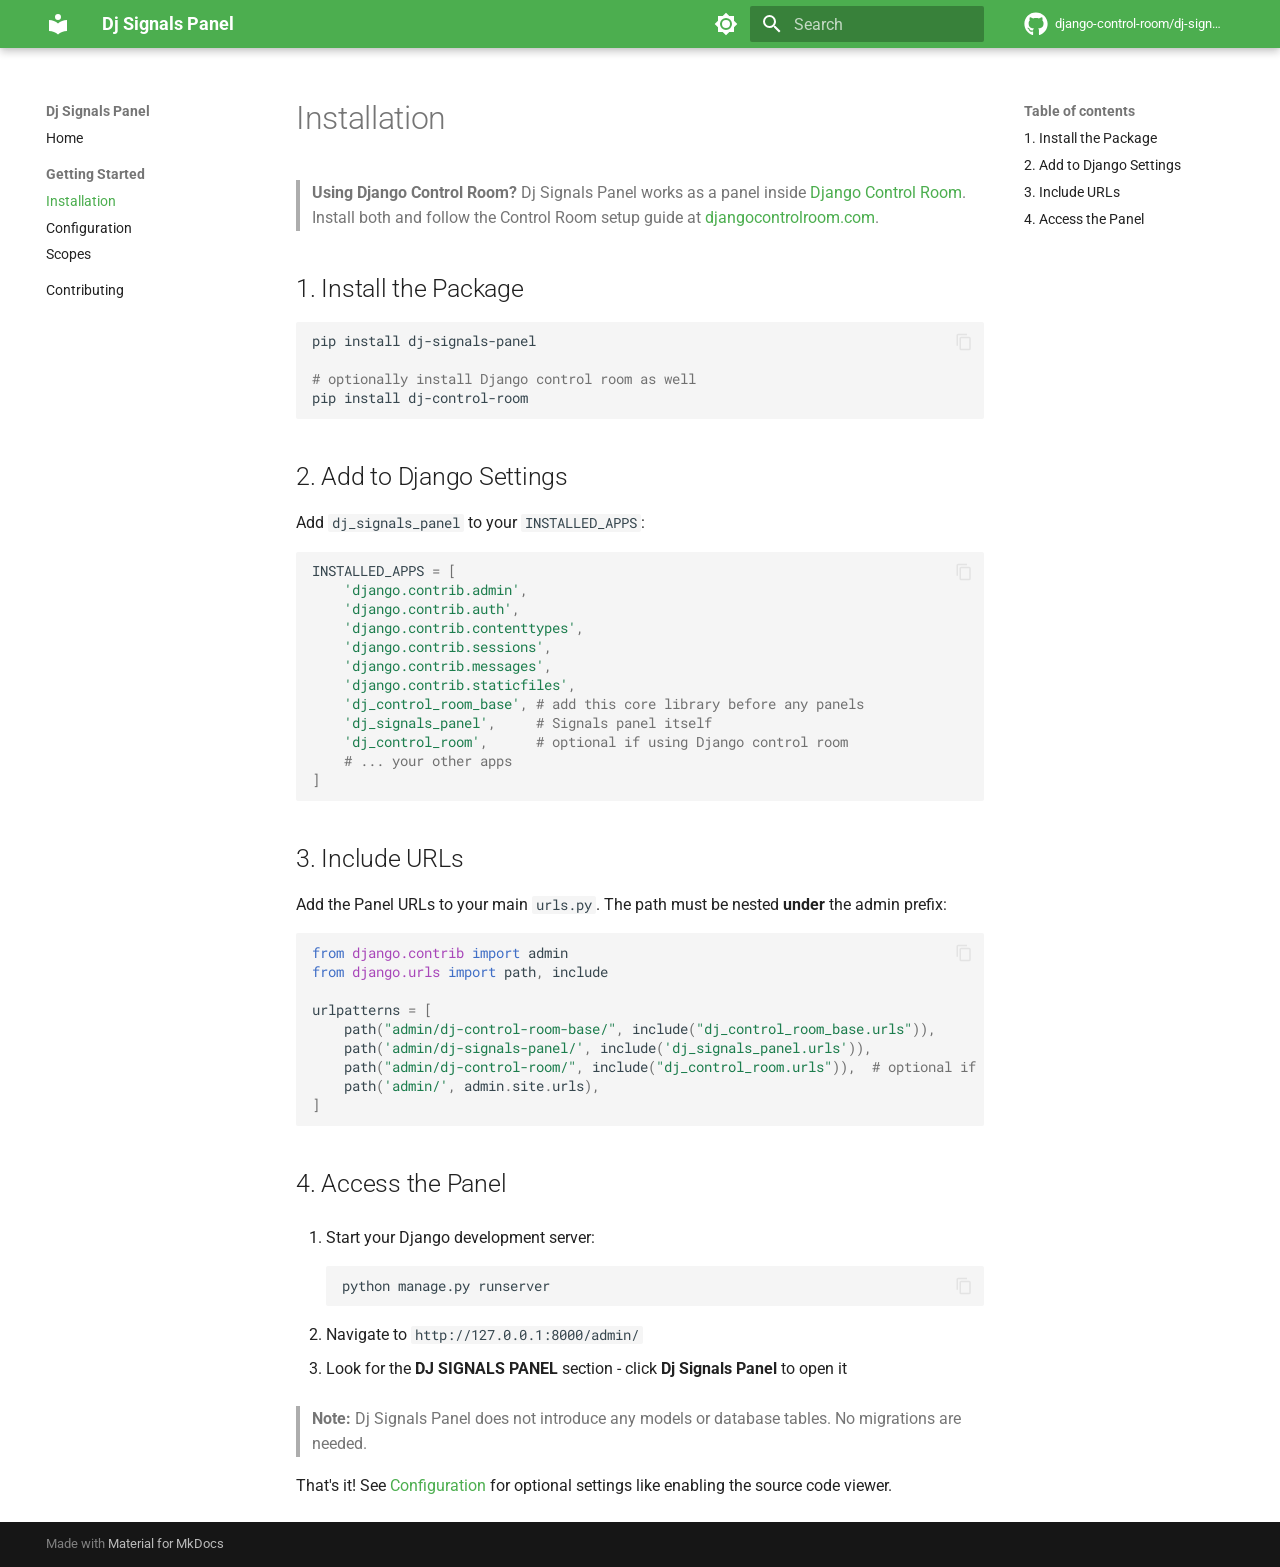
<file: installation/index.html>
<!doctype html>
<html lang="en" class="no-js">
  <head>
    
      <meta charset="utf-8">
      <meta name="viewport" content="width=device-width,initial-scale=1">
      
        <meta name="description" content="Display registered Django signals and receivers, showing what fires and where.">
      
      
        <meta name="author" content="Yasser Toruno">
      
      
        <link rel="canonical" href="https://django-control-room.github.io/dj-signals-panel/installation/">
      
      
        <link rel="prev" href="..">
      
      
        <link rel="next" href="../configuration/">
      
      <link rel="icon" href="../assets/images/favicon.png">
      <meta name="generator" content="mkdocs-1.6.1, mkdocs-material-9.1.12">
    
    
      
        <title>Installation - Dj Signals Panel</title>
      
    
    
      <link rel="stylesheet" href="../assets/stylesheets/main.85bb2934.min.css">
      
        
        <link rel="stylesheet" href="../assets/stylesheets/palette.a6bdf11c.min.css">
      
      

    
    
    
      
        
        
        <link rel="preconnect" href="https://fonts.gstatic.com" crossorigin>
        <link rel="stylesheet" href="https://fonts.googleapis.com/css?family=Roboto:300,300i,400,400i,700,700i%7CRoboto+Mono:400,400i,700,700i&display=fallback">
        <style>:root{--md-text-font:"Roboto";--md-code-font:"Roboto Mono"}</style>
      
    
    
    <script>__md_scope=new URL("..",location),__md_hash=e=>[...e].reduce((e,_)=>(e<<5)-e+_.charCodeAt(0),0),__md_get=(e,_=localStorage,t=__md_scope)=>JSON.parse(_.getItem(t.pathname+"."+e)),__md_set=(e,_,t=localStorage,a=__md_scope)=>{try{t.setItem(a.pathname+"."+e,JSON.stringify(_))}catch(e){}}</script>
    
      

    
    
    
  </head>
  
  
    
    
      
    
    
    
    
    <body dir="ltr" data-md-color-scheme="default" data-md-color-primary="green" data-md-color-accent="green">
  
    
    
      <script>var palette=__md_get("__palette");if(palette&&"object"==typeof palette.color)for(var key of Object.keys(palette.color))document.body.setAttribute("data-md-color-"+key,palette.color[key])</script>
    
    <input class="md-toggle" data-md-toggle="drawer" type="checkbox" id="__drawer" autocomplete="off">
    <input class="md-toggle" data-md-toggle="search" type="checkbox" id="__search" autocomplete="off">
    <label class="md-overlay" for="__drawer"></label>
    <div data-md-component="skip">
      
        
        <a href="#installation" class="md-skip">
          Skip to content
        </a>
      
    </div>
    <div data-md-component="announce">
      
    </div>
    
    
      

  

<header class="md-header md-header--shadow md-header--lifted" data-md-component="header">
  <nav class="md-header__inner md-grid" aria-label="Header">
    <a href=".." title="Dj Signals Panel" class="md-header__button md-logo" aria-label="Dj Signals Panel" data-md-component="logo">
      
  
  <svg xmlns="http://www.w3.org/2000/svg" viewBox="0 0 24 24"><path d="M12 8a3 3 0 0 0 3-3 3 3 0 0 0-3-3 3 3 0 0 0-3 3 3 3 0 0 0 3 3m0 3.54C9.64 9.35 6.5 8 3 8v11c3.5 0 6.64 1.35 9 3.54 2.36-2.19 5.5-3.54 9-3.54V8c-3.5 0-6.64 1.35-9 3.54Z"/></svg>

    </a>
    <label class="md-header__button md-icon" for="__drawer">
      <svg xmlns="http://www.w3.org/2000/svg" viewBox="0 0 24 24"><path d="M3 6h18v2H3V6m0 5h18v2H3v-2m0 5h18v2H3v-2Z"/></svg>
    </label>
    <div class="md-header__title" data-md-component="header-title">
      <div class="md-header__ellipsis">
        <div class="md-header__topic">
          <span class="md-ellipsis">
            Dj Signals Panel
          </span>
        </div>
        <div class="md-header__topic" data-md-component="header-topic">
          <span class="md-ellipsis">
            
              Installation
            
          </span>
        </div>
      </div>
    </div>
    
      
        <form class="md-header__option" data-md-component="palette">
          
            
            
            
            <input class="md-option" data-md-color-media="" data-md-color-scheme="default" data-md-color-primary="green" data-md-color-accent="green"  aria-label="Switch to dark mode"  type="radio" name="__palette" id="__palette_1">
            
              <label class="md-header__button md-icon" title="Switch to dark mode" for="__palette_2" hidden>
                <svg xmlns="http://www.w3.org/2000/svg" viewBox="0 0 24 24"><path d="M12 8a4 4 0 0 0-4 4 4 4 0 0 0 4 4 4 4 0 0 0 4-4 4 4 0 0 0-4-4m0 10a6 6 0 0 1-6-6 6 6 0 0 1 6-6 6 6 0 0 1 6 6 6 6 0 0 1-6 6m8-9.31V4h-4.69L12 .69 8.69 4H4v4.69L.69 12 4 15.31V20h4.69L12 23.31 15.31 20H20v-4.69L23.31 12 20 8.69Z"/></svg>
              </label>
            
          
            
            
            
            <input class="md-option" data-md-color-media="" data-md-color-scheme="slate" data-md-color-primary="green" data-md-color-accent="green"  aria-label="Switch to light mode"  type="radio" name="__palette" id="__palette_2">
            
              <label class="md-header__button md-icon" title="Switch to light mode" for="__palette_1" hidden>
                <svg xmlns="http://www.w3.org/2000/svg" viewBox="0 0 24 24"><path d="M12 18c-.89 0-1.74-.2-2.5-.55C11.56 16.5 13 14.42 13 12c0-2.42-1.44-4.5-3.5-5.45C10.26 6.2 11.11 6 12 6a6 6 0 0 1 6 6 6 6 0 0 1-6 6m8-9.31V4h-4.69L12 .69 8.69 4H4v4.69L.69 12 4 15.31V20h4.69L12 23.31 15.31 20H20v-4.69L23.31 12 20 8.69Z"/></svg>
              </label>
            
          
        </form>
      
    
    
    
      <label class="md-header__button md-icon" for="__search">
        <svg xmlns="http://www.w3.org/2000/svg" viewBox="0 0 24 24"><path d="M9.5 3A6.5 6.5 0 0 1 16 9.5c0 1.61-.59 3.09-1.56 4.23l.27.27h.79l5 5-1.5 1.5-5-5v-.79l-.27-.27A6.516 6.516 0 0 1 9.5 16 6.5 6.5 0 0 1 3 9.5 6.5 6.5 0 0 1 9.5 3m0 2C7 5 5 7 5 9.5S7 14 9.5 14 14 12 14 9.5 12 5 9.5 5Z"/></svg>
      </label>
      <div class="md-search" data-md-component="search" role="dialog">
  <label class="md-search__overlay" for="__search"></label>
  <div class="md-search__inner" role="search">
    <form class="md-search__form" name="search">
      <input type="text" class="md-search__input" name="query" aria-label="Search" placeholder="Search" autocapitalize="off" autocorrect="off" autocomplete="off" spellcheck="false" data-md-component="search-query" required>
      <label class="md-search__icon md-icon" for="__search">
        <svg xmlns="http://www.w3.org/2000/svg" viewBox="0 0 24 24"><path d="M9.5 3A6.5 6.5 0 0 1 16 9.5c0 1.61-.59 3.09-1.56 4.23l.27.27h.79l5 5-1.5 1.5-5-5v-.79l-.27-.27A6.516 6.516 0 0 1 9.5 16 6.5 6.5 0 0 1 3 9.5 6.5 6.5 0 0 1 9.5 3m0 2C7 5 5 7 5 9.5S7 14 9.5 14 14 12 14 9.5 12 5 9.5 5Z"/></svg>
        <svg xmlns="http://www.w3.org/2000/svg" viewBox="0 0 24 24"><path d="M20 11v2H8l5.5 5.5-1.42 1.42L4.16 12l7.92-7.92L13.5 5.5 8 11h12Z"/></svg>
      </label>
      <nav class="md-search__options" aria-label="Search">
        
          <a href="javascript:void(0)" class="md-search__icon md-icon" title="Share" aria-label="Share" data-clipboard data-clipboard-text="" data-md-component="search-share" tabindex="-1">
            <svg xmlns="http://www.w3.org/2000/svg" viewBox="0 0 24 24"><path d="M18 16.08c-.76 0-1.44.3-1.96.77L8.91 12.7c.05-.23.09-.46.09-.7 0-.24-.04-.47-.09-.7l7.05-4.11c.54.5 1.25.81 2.04.81a3 3 0 0 0 3-3 3 3 0 0 0-3-3 3 3 0 0 0-3 3c0 .24.04.47.09.7L8.04 9.81C7.5 9.31 6.79 9 6 9a3 3 0 0 0-3 3 3 3 0 0 0 3 3c.79 0 1.5-.31 2.04-.81l7.12 4.15c-.05.21-.08.43-.08.66 0 1.61 1.31 2.91 2.92 2.91 1.61 0 2.92-1.3 2.92-2.91A2.92 2.92 0 0 0 18 16.08Z"/></svg>
          </a>
        
        <button type="reset" class="md-search__icon md-icon" title="Clear" aria-label="Clear" tabindex="-1">
          <svg xmlns="http://www.w3.org/2000/svg" viewBox="0 0 24 24"><path d="M19 6.41 17.59 5 12 10.59 6.41 5 5 6.41 10.59 12 5 17.59 6.41 19 12 13.41 17.59 19 19 17.59 13.41 12 19 6.41Z"/></svg>
        </button>
      </nav>
      
    </form>
    <div class="md-search__output">
      <div class="md-search__scrollwrap" data-md-scrollfix>
        <div class="md-search-result" data-md-component="search-result">
          <div class="md-search-result__meta">
            Initializing search
          </div>
          <ol class="md-search-result__list" role="presentation"></ol>
        </div>
      </div>
    </div>
  </div>
</div>
    
    
      <div class="md-header__source">
        <a href="https://github.com/django-control-room/dj-signals-panel" title="Go to repository" class="md-source" data-md-component="source">
  <div class="md-source__icon md-icon">
    
    <svg xmlns="http://www.w3.org/2000/svg" viewBox="0 0 496 512"><!--! Font Awesome Free 6.4.0 by @fontawesome - https://fontawesome.com License - https://fontawesome.com/license/free (Icons: CC BY 4.0, Fonts: SIL OFL 1.1, Code: MIT License) Copyright 2023 Fonticons, Inc.--><path d="M165.9 397.4c0 2-2.3 3.6-5.2 3.6-3.3.3-5.6-1.3-5.6-3.6 0-2 2.3-3.6 5.2-3.6 3-.3 5.6 1.3 5.6 3.6zm-31.1-4.5c-.7 2 1.3 4.3 4.3 4.9 2.6 1 5.6 0 6.2-2s-1.3-4.3-4.3-5.2c-2.6-.7-5.5.3-6.2 2.3zm44.2-1.7c-2.9.7-4.9 2.6-4.6 4.9.3 2 2.9 3.3 5.9 2.6 2.9-.7 4.9-2.6 4.6-4.6-.3-1.9-3-3.2-5.9-2.9zM244.8 8C106.1 8 0 113.3 0 252c0 110.9 69.8 205.8 169.5 239.2 12.8 2.3 17.3-5.6 17.3-12.1 0-6.2-.3-40.4-.3-61.4 0 0-70 15-84.7-29.8 0 0-11.4-29.1-27.8-36.6 0 0-22.9-15.7 1.6-15.4 0 0 24.9 2 38.6 25.8 21.9 38.6 58.6 27.5 72.9 20.9 2.3-16 8.8-27.1 16-33.7-55.9-6.2-112.3-14.3-112.3-110.5 0-27.5 7.6-41.3 23.6-58.9-2.6-6.5-11.1-33.3 2.6-67.9 20.9-6.5 69 27 69 27 20-5.6 41.5-8.5 62.8-8.5s42.8 2.9 62.8 8.5c0 0 48.1-33.6 69-27 13.7 34.7 5.2 61.4 2.6 67.9 16 17.7 25.8 31.5 25.8 58.9 0 96.5-58.9 104.2-114.8 110.5 9.2 7.9 17 22.9 17 46.4 0 33.7-.3 75.4-.3 83.6 0 6.5 4.6 14.4 17.3 12.1C428.2 457.8 496 362.9 496 252 496 113.3 383.5 8 244.8 8zM97.2 352.9c-1.3 1-1 3.3.7 5.2 1.6 1.6 3.9 2.3 5.2 1 1.3-1 1-3.3-.7-5.2-1.6-1.6-3.9-2.3-5.2-1zm-10.8-8.1c-.7 1.3.3 2.9 2.3 3.9 1.6 1 3.6.7 4.3-.7.7-1.3-.3-2.9-2.3-3.9-2-.6-3.6-.3-4.3.7zm32.4 35.6c-1.6 1.3-1 4.3 1.3 6.2 2.3 2.3 5.2 2.6 6.5 1 1.3-1.3.7-4.3-1.3-6.2-2.2-2.3-5.2-2.6-6.5-1zm-11.4-14.7c-1.6 1-1.6 3.6 0 5.9 1.6 2.3 4.3 3.3 5.6 2.3 1.6-1.3 1.6-3.9 0-6.2-1.4-2.3-4-3.3-5.6-2z"/></svg>
  </div>
  <div class="md-source__repository">
    django-control-room/dj-signals-panel
  </div>
</a>
      </div>
    
  </nav>
  
    
  
</header>
    
    <div class="md-container" data-md-component="container">
      
      
        
      
      <main class="md-main" data-md-component="main">
        <div class="md-main__inner md-grid">
          
            
              
              <div class="md-sidebar md-sidebar--primary" data-md-component="sidebar" data-md-type="navigation" >
                <div class="md-sidebar__scrollwrap">
                  <div class="md-sidebar__inner">
                    


<nav class="md-nav md-nav--primary" aria-label="Navigation" data-md-level="0">
  <label class="md-nav__title" for="__drawer">
    <a href=".." title="Dj Signals Panel" class="md-nav__button md-logo" aria-label="Dj Signals Panel" data-md-component="logo">
      
  
  <svg xmlns="http://www.w3.org/2000/svg" viewBox="0 0 24 24"><path d="M12 8a3 3 0 0 0 3-3 3 3 0 0 0-3-3 3 3 0 0 0-3 3 3 3 0 0 0 3 3m0 3.54C9.64 9.35 6.5 8 3 8v11c3.5 0 6.64 1.35 9 3.54 2.36-2.19 5.5-3.54 9-3.54V8c-3.5 0-6.64 1.35-9 3.54Z"/></svg>

    </a>
    Dj Signals Panel
  </label>
  
    <div class="md-nav__source">
      <a href="https://github.com/django-control-room/dj-signals-panel" title="Go to repository" class="md-source" data-md-component="source">
  <div class="md-source__icon md-icon">
    
    <svg xmlns="http://www.w3.org/2000/svg" viewBox="0 0 496 512"><!--! Font Awesome Free 6.4.0 by @fontawesome - https://fontawesome.com License - https://fontawesome.com/license/free (Icons: CC BY 4.0, Fonts: SIL OFL 1.1, Code: MIT License) Copyright 2023 Fonticons, Inc.--><path d="M165.9 397.4c0 2-2.3 3.6-5.2 3.6-3.3.3-5.6-1.3-5.6-3.6 0-2 2.3-3.6 5.2-3.6 3-.3 5.6 1.3 5.6 3.6zm-31.1-4.5c-.7 2 1.3 4.3 4.3 4.9 2.6 1 5.6 0 6.2-2s-1.3-4.3-4.3-5.2c-2.6-.7-5.5.3-6.2 2.3zm44.2-1.7c-2.9.7-4.9 2.6-4.6 4.9.3 2 2.9 3.3 5.9 2.6 2.9-.7 4.9-2.6 4.6-4.6-.3-1.9-3-3.2-5.9-2.9zM244.8 8C106.1 8 0 113.3 0 252c0 110.9 69.8 205.8 169.5 239.2 12.8 2.3 17.3-5.6 17.3-12.1 0-6.2-.3-40.4-.3-61.4 0 0-70 15-84.7-29.8 0 0-11.4-29.1-27.8-36.6 0 0-22.9-15.7 1.6-15.4 0 0 24.9 2 38.6 25.8 21.9 38.6 58.6 27.5 72.9 20.9 2.3-16 8.8-27.1 16-33.7-55.9-6.2-112.3-14.3-112.3-110.5 0-27.5 7.6-41.3 23.6-58.9-2.6-6.5-11.1-33.3 2.6-67.9 20.9-6.5 69 27 69 27 20-5.6 41.5-8.5 62.8-8.5s42.8 2.9 62.8 8.5c0 0 48.1-33.6 69-27 13.7 34.7 5.2 61.4 2.6 67.9 16 17.7 25.8 31.5 25.8 58.9 0 96.5-58.9 104.2-114.8 110.5 9.2 7.9 17 22.9 17 46.4 0 33.7-.3 75.4-.3 83.6 0 6.5 4.6 14.4 17.3 12.1C428.2 457.8 496 362.9 496 252 496 113.3 383.5 8 244.8 8zM97.2 352.9c-1.3 1-1 3.3.7 5.2 1.6 1.6 3.9 2.3 5.2 1 1.3-1 1-3.3-.7-5.2-1.6-1.6-3.9-2.3-5.2-1zm-10.8-8.1c-.7 1.3.3 2.9 2.3 3.9 1.6 1 3.6.7 4.3-.7.7-1.3-.3-2.9-2.3-3.9-2-.6-3.6-.3-4.3.7zm32.4 35.6c-1.6 1.3-1 4.3 1.3 6.2 2.3 2.3 5.2 2.6 6.5 1 1.3-1.3.7-4.3-1.3-6.2-2.2-2.3-5.2-2.6-6.5-1zm-11.4-14.7c-1.6 1-1.6 3.6 0 5.9 1.6 2.3 4.3 3.3 5.6 2.3 1.6-1.3 1.6-3.9 0-6.2-1.4-2.3-4-3.3-5.6-2z"/></svg>
  </div>
  <div class="md-source__repository">
    django-control-room/dj-signals-panel
  </div>
</a>
    </div>
  
  <ul class="md-nav__list" data-md-scrollfix>
    
      
      
      

  
  
  
    <li class="md-nav__item">
      <a href=".." class="md-nav__link">
        Home
      </a>
    </li>
  

    
      
      
      

  
  
    
  
  
    
      
    
    <li class="md-nav__item md-nav__item--active md-nav__item--section md-nav__item--nested">
      
      
      
      
      <input class="md-nav__toggle md-toggle " type="checkbox" id="__nav_2" checked>
      
      
      
        <label class="md-nav__link" for="__nav_2" id="__nav_2_label" tabindex="0">
          Getting Started
          <span class="md-nav__icon md-icon"></span>
        </label>
      
      <nav class="md-nav" data-md-level="1" aria-labelledby="__nav_2_label" aria-expanded="true">
        <label class="md-nav__title" for="__nav_2">
          <span class="md-nav__icon md-icon"></span>
          Getting Started
        </label>
        <ul class="md-nav__list" data-md-scrollfix>
          
            
              
  
  
    
  
  
    <li class="md-nav__item md-nav__item--active">
      
      <input class="md-nav__toggle md-toggle" type="checkbox" id="__toc">
      
      
        
      
      
        <label class="md-nav__link md-nav__link--active" for="__toc">
          Installation
          <span class="md-nav__icon md-icon"></span>
        </label>
      
      <a href="./" class="md-nav__link md-nav__link--active">
        Installation
      </a>
      
        

<nav class="md-nav md-nav--secondary" aria-label="Table of contents">
  
  
  
    
  
  
    <label class="md-nav__title" for="__toc">
      <span class="md-nav__icon md-icon"></span>
      Table of contents
    </label>
    <ul class="md-nav__list" data-md-component="toc" data-md-scrollfix>
      
        <li class="md-nav__item">
  <a href="#1-install-the-package" class="md-nav__link">
    1. Install the Package
  </a>
  
</li>
      
        <li class="md-nav__item">
  <a href="#2-add-to-django-settings" class="md-nav__link">
    2. Add to Django Settings
  </a>
  
</li>
      
        <li class="md-nav__item">
  <a href="#3-include-urls" class="md-nav__link">
    3. Include URLs
  </a>
  
</li>
      
        <li class="md-nav__item">
  <a href="#4-access-the-panel" class="md-nav__link">
    4. Access the Panel
  </a>
  
</li>
      
    </ul>
  
</nav>
      
    </li>
  

            
          
            
              
  
  
  
    <li class="md-nav__item">
      <a href="../configuration/" class="md-nav__link">
        Configuration
      </a>
    </li>
  

            
          
            
              
  
  
  
    <li class="md-nav__item">
      <a href="../scopes/" class="md-nav__link">
        Scopes
      </a>
    </li>
  

            
          
        </ul>
      </nav>
    </li>
  

    
      
      
      

  
  
  
    <li class="md-nav__item">
      <a href="../contributing/" class="md-nav__link">
        Contributing
      </a>
    </li>
  

    
  </ul>
</nav>
                  </div>
                </div>
              </div>
            
            
              
              <div class="md-sidebar md-sidebar--secondary" data-md-component="sidebar" data-md-type="toc" >
                <div class="md-sidebar__scrollwrap">
                  <div class="md-sidebar__inner">
                    

<nav class="md-nav md-nav--secondary" aria-label="Table of contents">
  
  
  
    
  
  
    <label class="md-nav__title" for="__toc">
      <span class="md-nav__icon md-icon"></span>
      Table of contents
    </label>
    <ul class="md-nav__list" data-md-component="toc" data-md-scrollfix>
      
        <li class="md-nav__item">
  <a href="#1-install-the-package" class="md-nav__link">
    1. Install the Package
  </a>
  
</li>
      
        <li class="md-nav__item">
  <a href="#2-add-to-django-settings" class="md-nav__link">
    2. Add to Django Settings
  </a>
  
</li>
      
        <li class="md-nav__item">
  <a href="#3-include-urls" class="md-nav__link">
    3. Include URLs
  </a>
  
</li>
      
        <li class="md-nav__item">
  <a href="#4-access-the-panel" class="md-nav__link">
    4. Access the Panel
  </a>
  
</li>
      
    </ul>
  
</nav>
                  </div>
                </div>
              </div>
            
          
          
            <div class="md-content" data-md-component="content">
              <article class="md-content__inner md-typeset">
                
                  

  
  


<h1 id="installation">Installation</h1>
<blockquote>
<p><strong>Using Django Control Room?</strong> Dj Signals Panel works as a panel inside <a href="https://github.com/django-control-room/dj-control-room">Django Control Room</a>. Install both and follow the Control Room setup guide at <a href="https://djangocontrolroom.com">djangocontrolroom.com</a>.</p>
</blockquote>
<h2 id="1-install-the-package">1. Install the Package</h2>
<div class="language-bash highlight"><pre><span></span><code><span id="__span-0-1"><a id="__codelineno-0-1" name="__codelineno-0-1" href="#__codelineno-0-1"></a>pip<span class="w"> </span>install<span class="w"> </span>dj-signals-panel
</span><span id="__span-0-2"><a id="__codelineno-0-2" name="__codelineno-0-2" href="#__codelineno-0-2"></a>
</span><span id="__span-0-3"><a id="__codelineno-0-3" name="__codelineno-0-3" href="#__codelineno-0-3"></a><span class="c1"># optionally install Django control room as well</span>
</span><span id="__span-0-4"><a id="__codelineno-0-4" name="__codelineno-0-4" href="#__codelineno-0-4"></a>pip<span class="w"> </span>install<span class="w"> </span>dj-control-room
</span></code></pre></div>
<h2 id="2-add-to-django-settings">2. Add to Django Settings</h2>
<p>Add <code>dj_signals_panel</code> to your <code>INSTALLED_APPS</code>:</p>
<div class="language-python highlight"><pre><span></span><code><span id="__span-1-1"><a id="__codelineno-1-1" name="__codelineno-1-1" href="#__codelineno-1-1"></a><span class="n">INSTALLED_APPS</span> <span class="o">=</span> <span class="p">[</span>
</span><span id="__span-1-2"><a id="__codelineno-1-2" name="__codelineno-1-2" href="#__codelineno-1-2"></a>    <span class="s1">&#39;django.contrib.admin&#39;</span><span class="p">,</span>
</span><span id="__span-1-3"><a id="__codelineno-1-3" name="__codelineno-1-3" href="#__codelineno-1-3"></a>    <span class="s1">&#39;django.contrib.auth&#39;</span><span class="p">,</span>
</span><span id="__span-1-4"><a id="__codelineno-1-4" name="__codelineno-1-4" href="#__codelineno-1-4"></a>    <span class="s1">&#39;django.contrib.contenttypes&#39;</span><span class="p">,</span>
</span><span id="__span-1-5"><a id="__codelineno-1-5" name="__codelineno-1-5" href="#__codelineno-1-5"></a>    <span class="s1">&#39;django.contrib.sessions&#39;</span><span class="p">,</span>
</span><span id="__span-1-6"><a id="__codelineno-1-6" name="__codelineno-1-6" href="#__codelineno-1-6"></a>    <span class="s1">&#39;django.contrib.messages&#39;</span><span class="p">,</span>
</span><span id="__span-1-7"><a id="__codelineno-1-7" name="__codelineno-1-7" href="#__codelineno-1-7"></a>    <span class="s1">&#39;django.contrib.staticfiles&#39;</span><span class="p">,</span>
</span><span id="__span-1-8"><a id="__codelineno-1-8" name="__codelineno-1-8" href="#__codelineno-1-8"></a>    <span class="s1">&#39;dj_control_room_base&#39;</span><span class="p">,</span> <span class="c1"># add this core library before any panels</span>
</span><span id="__span-1-9"><a id="__codelineno-1-9" name="__codelineno-1-9" href="#__codelineno-1-9"></a>    <span class="s1">&#39;dj_signals_panel&#39;</span><span class="p">,</span>     <span class="c1"># Signals panel itself</span>
</span><span id="__span-1-10"><a id="__codelineno-1-10" name="__codelineno-1-10" href="#__codelineno-1-10"></a>    <span class="s1">&#39;dj_control_room&#39;</span><span class="p">,</span>      <span class="c1"># optional if using Django control room</span>
</span><span id="__span-1-11"><a id="__codelineno-1-11" name="__codelineno-1-11" href="#__codelineno-1-11"></a>    <span class="c1"># ... your other apps</span>
</span><span id="__span-1-12"><a id="__codelineno-1-12" name="__codelineno-1-12" href="#__codelineno-1-12"></a><span class="p">]</span>
</span></code></pre></div>
<h2 id="3-include-urls">3. Include URLs</h2>
<p>Add the Panel URLs to your main <code>urls.py</code>. The path must be nested <strong>under</strong> the admin prefix:</p>
<div class="language-python highlight"><pre><span></span><code><span id="__span-2-1"><a id="__codelineno-2-1" name="__codelineno-2-1" href="#__codelineno-2-1"></a><span class="kn">from</span><span class="w"> </span><span class="nn">django.contrib</span><span class="w"> </span><span class="kn">import</span> <span class="n">admin</span>
</span><span id="__span-2-2"><a id="__codelineno-2-2" name="__codelineno-2-2" href="#__codelineno-2-2"></a><span class="kn">from</span><span class="w"> </span><span class="nn">django.urls</span><span class="w"> </span><span class="kn">import</span> <span class="n">path</span><span class="p">,</span> <span class="n">include</span>
</span><span id="__span-2-3"><a id="__codelineno-2-3" name="__codelineno-2-3" href="#__codelineno-2-3"></a>
</span><span id="__span-2-4"><a id="__codelineno-2-4" name="__codelineno-2-4" href="#__codelineno-2-4"></a><span class="n">urlpatterns</span> <span class="o">=</span> <span class="p">[</span>
</span><span id="__span-2-5"><a id="__codelineno-2-5" name="__codelineno-2-5" href="#__codelineno-2-5"></a>    <span class="n">path</span><span class="p">(</span><span class="s2">&quot;admin/dj-control-room-base/&quot;</span><span class="p">,</span> <span class="n">include</span><span class="p">(</span><span class="s2">&quot;dj_control_room_base.urls&quot;</span><span class="p">)),</span>
</span><span id="__span-2-6"><a id="__codelineno-2-6" name="__codelineno-2-6" href="#__codelineno-2-6"></a>    <span class="n">path</span><span class="p">(</span><span class="s1">&#39;admin/dj-signals-panel/&#39;</span><span class="p">,</span> <span class="n">include</span><span class="p">(</span><span class="s1">&#39;dj_signals_panel.urls&#39;</span><span class="p">)),</span>
</span><span id="__span-2-7"><a id="__codelineno-2-7" name="__codelineno-2-7" href="#__codelineno-2-7"></a>    <span class="n">path</span><span class="p">(</span><span class="s2">&quot;admin/dj-control-room/&quot;</span><span class="p">,</span> <span class="n">include</span><span class="p">(</span><span class="s2">&quot;dj_control_room.urls&quot;</span><span class="p">)),</span>  <span class="c1"># optional if using django control room</span>
</span><span id="__span-2-8"><a id="__codelineno-2-8" name="__codelineno-2-8" href="#__codelineno-2-8"></a>    <span class="n">path</span><span class="p">(</span><span class="s1">&#39;admin/&#39;</span><span class="p">,</span> <span class="n">admin</span><span class="o">.</span><span class="n">site</span><span class="o">.</span><span class="n">urls</span><span class="p">),</span>
</span><span id="__span-2-9"><a id="__codelineno-2-9" name="__codelineno-2-9" href="#__codelineno-2-9"></a><span class="p">]</span>
</span></code></pre></div>
<h2 id="4-access-the-panel">4. Access the Panel</h2>
<ol>
<li>
<p>Start your Django development server:
   <div class="language-bash highlight"><pre><span></span><code><span id="__span-3-1"><a id="__codelineno-3-1" name="__codelineno-3-1" href="#__codelineno-3-1"></a>python<span class="w"> </span>manage.py<span class="w"> </span>runserver
</span></code></pre></div></p>
</li>
<li>
<p>Navigate to <code>http://127.0.0.1:8000/admin/</code></p>
</li>
<li>
<p>Look for the <strong>DJ SIGNALS PANEL</strong> section - click <strong>Dj Signals Panel</strong> to open it</p>
</li>
</ol>
<blockquote>
<p><strong>Note:</strong> Dj Signals Panel does not introduce any models or database tables. No migrations are needed.</p>
</blockquote>
<p>That's it! See <a href="../configuration/">Configuration</a> for optional settings like enabling the source code viewer.</p>





                
              </article>
            </div>
          
          
        </div>
        
          <button type="button" class="md-top md-icon" data-md-component="top" hidden>
            <svg xmlns="http://www.w3.org/2000/svg" viewBox="0 0 24 24"><path d="M13 20h-2V8l-5.5 5.5-1.42-1.42L12 4.16l7.92 7.92-1.42 1.42L13 8v12Z"/></svg>
            Back to top
          </button>
        
      </main>
      
        <footer class="md-footer">
  
  <div class="md-footer-meta md-typeset">
    <div class="md-footer-meta__inner md-grid">
      <div class="md-copyright">
  
  
    Made with
    <a href="https://squidfunk.github.io/mkdocs-material/" target="_blank" rel="noopener">
      Material for MkDocs
    </a>
  
</div>
      
    </div>
  </div>
</footer>
      
    </div>
    <div class="md-dialog" data-md-component="dialog">
      <div class="md-dialog__inner md-typeset"></div>
    </div>
    
    <script id="__config" type="application/json">{"base": "..", "features": ["navigation.tabs.sticky", "navigation.sections", "navigation.expand", "navigation.path", "navigation.top", "search.highlight", "search.share", "content.code.copy", "content.code.annotate"], "search": "../assets/javascripts/workers/search.208ed371.min.js", "translations": {"clipboard.copied": "Copied to clipboard", "clipboard.copy": "Copy to clipboard", "search.result.more.one": "1 more on this page", "search.result.more.other": "# more on this page", "search.result.none": "No matching documents", "search.result.one": "1 matching document", "search.result.other": "# matching documents", "search.result.placeholder": "Type to start searching", "search.result.term.missing": "Missing", "select.version": "Select version"}}</script>
    
    
      <script src="../assets/javascripts/bundle.c2be25ad.min.js"></script>
      
    
  </body>
</html>
</file>
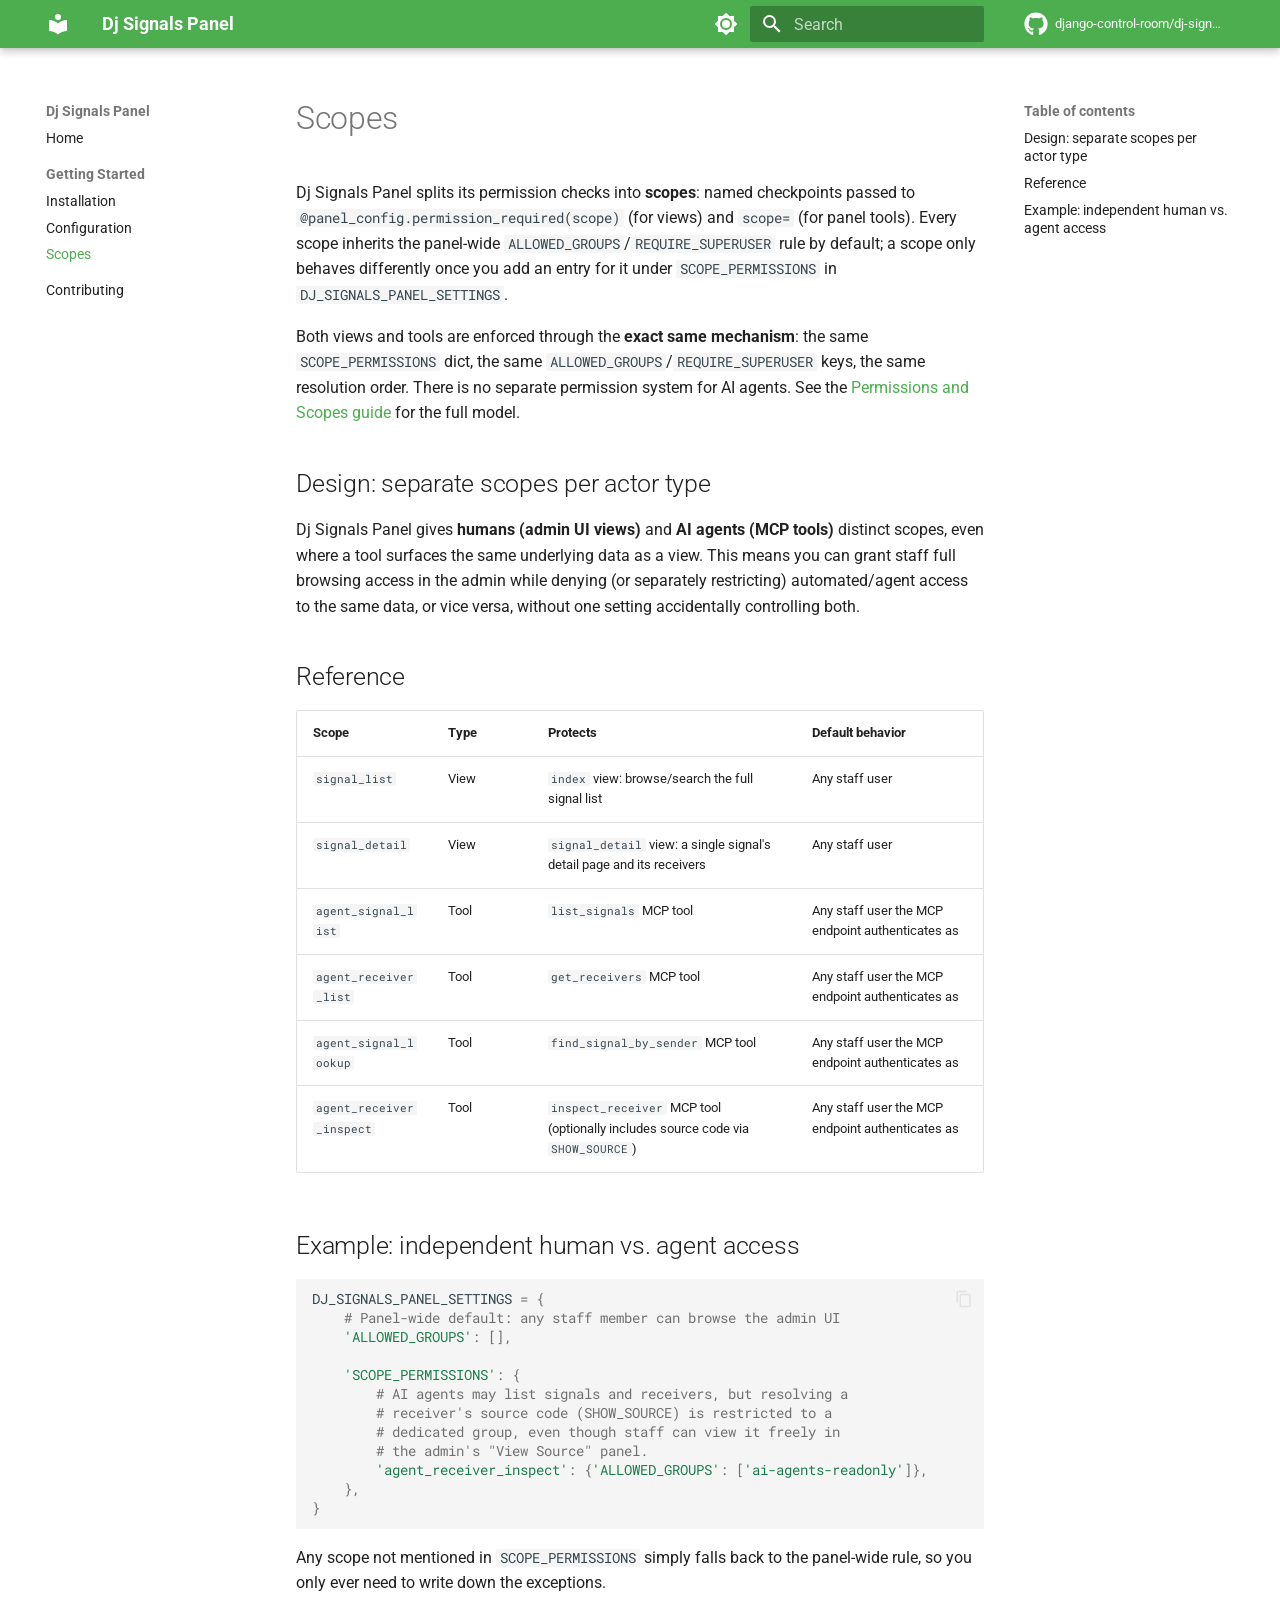
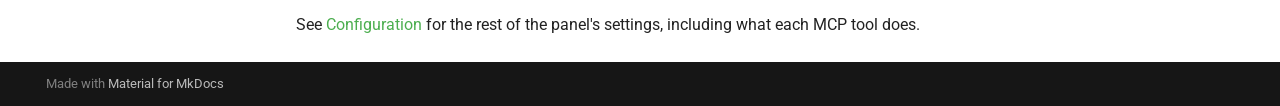
<file: scopes/index.html>
<!doctype html>
<html lang="en" class="no-js">
  <head>
    
      <meta charset="utf-8">
      <meta name="viewport" content="width=device-width,initial-scale=1">
      
        <meta name="description" content="Display registered Django signals and receivers, showing what fires and where.">
      
      
        <meta name="author" content="Yasser Toruno">
      
      
        <link rel="canonical" href="https://django-control-room.github.io/dj-signals-panel/scopes/">
      
      
        <link rel="prev" href="../configuration/">
      
      
        <link rel="next" href="../contributing/">
      
      <link rel="icon" href="../assets/images/favicon.png">
      <meta name="generator" content="mkdocs-1.6.1, mkdocs-material-9.1.12">
    
    
      
        <title>Scopes - Dj Signals Panel</title>
      
    
    
      <link rel="stylesheet" href="../assets/stylesheets/main.85bb2934.min.css">
      
        
        <link rel="stylesheet" href="../assets/stylesheets/palette.a6bdf11c.min.css">
      
      

    
    
    
      
        
        
        <link rel="preconnect" href="https://fonts.gstatic.com" crossorigin>
        <link rel="stylesheet" href="https://fonts.googleapis.com/css?family=Roboto:300,300i,400,400i,700,700i%7CRoboto+Mono:400,400i,700,700i&display=fallback">
        <style>:root{--md-text-font:"Roboto";--md-code-font:"Roboto Mono"}</style>
      
    
    
    <script>__md_scope=new URL("..",location),__md_hash=e=>[...e].reduce((e,_)=>(e<<5)-e+_.charCodeAt(0),0),__md_get=(e,_=localStorage,t=__md_scope)=>JSON.parse(_.getItem(t.pathname+"."+e)),__md_set=(e,_,t=localStorage,a=__md_scope)=>{try{t.setItem(a.pathname+"."+e,JSON.stringify(_))}catch(e){}}</script>
    
      

    
    
    
  </head>
  
  
    
    
      
    
    
    
    
    <body dir="ltr" data-md-color-scheme="default" data-md-color-primary="green" data-md-color-accent="green">
  
    
    
      <script>var palette=__md_get("__palette");if(palette&&"object"==typeof palette.color)for(var key of Object.keys(palette.color))document.body.setAttribute("data-md-color-"+key,palette.color[key])</script>
    
    <input class="md-toggle" data-md-toggle="drawer" type="checkbox" id="__drawer" autocomplete="off">
    <input class="md-toggle" data-md-toggle="search" type="checkbox" id="__search" autocomplete="off">
    <label class="md-overlay" for="__drawer"></label>
    <div data-md-component="skip">
      
        
        <a href="#scopes" class="md-skip">
          Skip to content
        </a>
      
    </div>
    <div data-md-component="announce">
      
    </div>
    
    
      

  

<header class="md-header md-header--shadow md-header--lifted" data-md-component="header">
  <nav class="md-header__inner md-grid" aria-label="Header">
    <a href=".." title="Dj Signals Panel" class="md-header__button md-logo" aria-label="Dj Signals Panel" data-md-component="logo">
      
  
  <svg xmlns="http://www.w3.org/2000/svg" viewBox="0 0 24 24"><path d="M12 8a3 3 0 0 0 3-3 3 3 0 0 0-3-3 3 3 0 0 0-3 3 3 3 0 0 0 3 3m0 3.54C9.64 9.35 6.5 8 3 8v11c3.5 0 6.64 1.35 9 3.54 2.36-2.19 5.5-3.54 9-3.54V8c-3.5 0-6.64 1.35-9 3.54Z"/></svg>

    </a>
    <label class="md-header__button md-icon" for="__drawer">
      <svg xmlns="http://www.w3.org/2000/svg" viewBox="0 0 24 24"><path d="M3 6h18v2H3V6m0 5h18v2H3v-2m0 5h18v2H3v-2Z"/></svg>
    </label>
    <div class="md-header__title" data-md-component="header-title">
      <div class="md-header__ellipsis">
        <div class="md-header__topic">
          <span class="md-ellipsis">
            Dj Signals Panel
          </span>
        </div>
        <div class="md-header__topic" data-md-component="header-topic">
          <span class="md-ellipsis">
            
              Scopes
            
          </span>
        </div>
      </div>
    </div>
    
      
        <form class="md-header__option" data-md-component="palette">
          
            
            
            
            <input class="md-option" data-md-color-media="" data-md-color-scheme="default" data-md-color-primary="green" data-md-color-accent="green"  aria-label="Switch to dark mode"  type="radio" name="__palette" id="__palette_1">
            
              <label class="md-header__button md-icon" title="Switch to dark mode" for="__palette_2" hidden>
                <svg xmlns="http://www.w3.org/2000/svg" viewBox="0 0 24 24"><path d="M12 8a4 4 0 0 0-4 4 4 4 0 0 0 4 4 4 4 0 0 0 4-4 4 4 0 0 0-4-4m0 10a6 6 0 0 1-6-6 6 6 0 0 1 6-6 6 6 0 0 1 6 6 6 6 0 0 1-6 6m8-9.31V4h-4.69L12 .69 8.69 4H4v4.69L.69 12 4 15.31V20h4.69L12 23.31 15.31 20H20v-4.69L23.31 12 20 8.69Z"/></svg>
              </label>
            
          
            
            
            
            <input class="md-option" data-md-color-media="" data-md-color-scheme="slate" data-md-color-primary="green" data-md-color-accent="green"  aria-label="Switch to light mode"  type="radio" name="__palette" id="__palette_2">
            
              <label class="md-header__button md-icon" title="Switch to light mode" for="__palette_1" hidden>
                <svg xmlns="http://www.w3.org/2000/svg" viewBox="0 0 24 24"><path d="M12 18c-.89 0-1.74-.2-2.5-.55C11.56 16.5 13 14.42 13 12c0-2.42-1.44-4.5-3.5-5.45C10.26 6.2 11.11 6 12 6a6 6 0 0 1 6 6 6 6 0 0 1-6 6m8-9.31V4h-4.69L12 .69 8.69 4H4v4.69L.69 12 4 15.31V20h4.69L12 23.31 15.31 20H20v-4.69L23.31 12 20 8.69Z"/></svg>
              </label>
            
          
        </form>
      
    
    
    
      <label class="md-header__button md-icon" for="__search">
        <svg xmlns="http://www.w3.org/2000/svg" viewBox="0 0 24 24"><path d="M9.5 3A6.5 6.5 0 0 1 16 9.5c0 1.61-.59 3.09-1.56 4.23l.27.27h.79l5 5-1.5 1.5-5-5v-.79l-.27-.27A6.516 6.516 0 0 1 9.5 16 6.5 6.5 0 0 1 3 9.5 6.5 6.5 0 0 1 9.5 3m0 2C7 5 5 7 5 9.5S7 14 9.5 14 14 12 14 9.5 12 5 9.5 5Z"/></svg>
      </label>
      <div class="md-search" data-md-component="search" role="dialog">
  <label class="md-search__overlay" for="__search"></label>
  <div class="md-search__inner" role="search">
    <form class="md-search__form" name="search">
      <input type="text" class="md-search__input" name="query" aria-label="Search" placeholder="Search" autocapitalize="off" autocorrect="off" autocomplete="off" spellcheck="false" data-md-component="search-query" required>
      <label class="md-search__icon md-icon" for="__search">
        <svg xmlns="http://www.w3.org/2000/svg" viewBox="0 0 24 24"><path d="M9.5 3A6.5 6.5 0 0 1 16 9.5c0 1.61-.59 3.09-1.56 4.23l.27.27h.79l5 5-1.5 1.5-5-5v-.79l-.27-.27A6.516 6.516 0 0 1 9.5 16 6.5 6.5 0 0 1 3 9.5 6.5 6.5 0 0 1 9.5 3m0 2C7 5 5 7 5 9.5S7 14 9.5 14 14 12 14 9.5 12 5 9.5 5Z"/></svg>
        <svg xmlns="http://www.w3.org/2000/svg" viewBox="0 0 24 24"><path d="M20 11v2H8l5.5 5.5-1.42 1.42L4.16 12l7.92-7.92L13.5 5.5 8 11h12Z"/></svg>
      </label>
      <nav class="md-search__options" aria-label="Search">
        
          <a href="javascript:void(0)" class="md-search__icon md-icon" title="Share" aria-label="Share" data-clipboard data-clipboard-text="" data-md-component="search-share" tabindex="-1">
            <svg xmlns="http://www.w3.org/2000/svg" viewBox="0 0 24 24"><path d="M18 16.08c-.76 0-1.44.3-1.96.77L8.91 12.7c.05-.23.09-.46.09-.7 0-.24-.04-.47-.09-.7l7.05-4.11c.54.5 1.25.81 2.04.81a3 3 0 0 0 3-3 3 3 0 0 0-3-3 3 3 0 0 0-3 3c0 .24.04.47.09.7L8.04 9.81C7.5 9.31 6.79 9 6 9a3 3 0 0 0-3 3 3 3 0 0 0 3 3c.79 0 1.5-.31 2.04-.81l7.12 4.15c-.05.21-.08.43-.08.66 0 1.61 1.31 2.91 2.92 2.91 1.61 0 2.92-1.3 2.92-2.91A2.92 2.92 0 0 0 18 16.08Z"/></svg>
          </a>
        
        <button type="reset" class="md-search__icon md-icon" title="Clear" aria-label="Clear" tabindex="-1">
          <svg xmlns="http://www.w3.org/2000/svg" viewBox="0 0 24 24"><path d="M19 6.41 17.59 5 12 10.59 6.41 5 5 6.41 10.59 12 5 17.59 6.41 19 12 13.41 17.59 19 19 17.59 13.41 12 19 6.41Z"/></svg>
        </button>
      </nav>
      
    </form>
    <div class="md-search__output">
      <div class="md-search__scrollwrap" data-md-scrollfix>
        <div class="md-search-result" data-md-component="search-result">
          <div class="md-search-result__meta">
            Initializing search
          </div>
          <ol class="md-search-result__list" role="presentation"></ol>
        </div>
      </div>
    </div>
  </div>
</div>
    
    
      <div class="md-header__source">
        <a href="https://github.com/django-control-room/dj-signals-panel" title="Go to repository" class="md-source" data-md-component="source">
  <div class="md-source__icon md-icon">
    
    <svg xmlns="http://www.w3.org/2000/svg" viewBox="0 0 496 512"><!--! Font Awesome Free 6.4.0 by @fontawesome - https://fontawesome.com License - https://fontawesome.com/license/free (Icons: CC BY 4.0, Fonts: SIL OFL 1.1, Code: MIT License) Copyright 2023 Fonticons, Inc.--><path d="M165.9 397.4c0 2-2.3 3.6-5.2 3.6-3.3.3-5.6-1.3-5.6-3.6 0-2 2.3-3.6 5.2-3.6 3-.3 5.6 1.3 5.6 3.6zm-31.1-4.5c-.7 2 1.3 4.3 4.3 4.9 2.6 1 5.6 0 6.2-2s-1.3-4.3-4.3-5.2c-2.6-.7-5.5.3-6.2 2.3zm44.2-1.7c-2.9.7-4.9 2.6-4.6 4.9.3 2 2.9 3.3 5.9 2.6 2.9-.7 4.9-2.6 4.6-4.6-.3-1.9-3-3.2-5.9-2.9zM244.8 8C106.1 8 0 113.3 0 252c0 110.9 69.8 205.8 169.5 239.2 12.8 2.3 17.3-5.6 17.3-12.1 0-6.2-.3-40.4-.3-61.4 0 0-70 15-84.7-29.8 0 0-11.4-29.1-27.8-36.6 0 0-22.9-15.7 1.6-15.4 0 0 24.9 2 38.6 25.8 21.9 38.6 58.6 27.5 72.9 20.9 2.3-16 8.8-27.1 16-33.7-55.9-6.2-112.3-14.3-112.3-110.5 0-27.5 7.6-41.3 23.6-58.9-2.6-6.5-11.1-33.3 2.6-67.9 20.9-6.5 69 27 69 27 20-5.6 41.5-8.5 62.8-8.5s42.8 2.9 62.8 8.5c0 0 48.1-33.6 69-27 13.7 34.7 5.2 61.4 2.6 67.9 16 17.7 25.8 31.5 25.8 58.9 0 96.5-58.9 104.2-114.8 110.5 9.2 7.9 17 22.9 17 46.4 0 33.7-.3 75.4-.3 83.6 0 6.5 4.6 14.4 17.3 12.1C428.2 457.8 496 362.9 496 252 496 113.3 383.5 8 244.8 8zM97.2 352.9c-1.3 1-1 3.3.7 5.2 1.6 1.6 3.9 2.3 5.2 1 1.3-1 1-3.3-.7-5.2-1.6-1.6-3.9-2.3-5.2-1zm-10.8-8.1c-.7 1.3.3 2.9 2.3 3.9 1.6 1 3.6.7 4.3-.7.7-1.3-.3-2.9-2.3-3.9-2-.6-3.6-.3-4.3.7zm32.4 35.6c-1.6 1.3-1 4.3 1.3 6.2 2.3 2.3 5.2 2.6 6.5 1 1.3-1.3.7-4.3-1.3-6.2-2.2-2.3-5.2-2.6-6.5-1zm-11.4-14.7c-1.6 1-1.6 3.6 0 5.9 1.6 2.3 4.3 3.3 5.6 2.3 1.6-1.3 1.6-3.9 0-6.2-1.4-2.3-4-3.3-5.6-2z"/></svg>
  </div>
  <div class="md-source__repository">
    django-control-room/dj-signals-panel
  </div>
</a>
      </div>
    
  </nav>
  
    
  
</header>
    
    <div class="md-container" data-md-component="container">
      
      
        
      
      <main class="md-main" data-md-component="main">
        <div class="md-main__inner md-grid">
          
            
              
              <div class="md-sidebar md-sidebar--primary" data-md-component="sidebar" data-md-type="navigation" >
                <div class="md-sidebar__scrollwrap">
                  <div class="md-sidebar__inner">
                    


<nav class="md-nav md-nav--primary" aria-label="Navigation" data-md-level="0">
  <label class="md-nav__title" for="__drawer">
    <a href=".." title="Dj Signals Panel" class="md-nav__button md-logo" aria-label="Dj Signals Panel" data-md-component="logo">
      
  
  <svg xmlns="http://www.w3.org/2000/svg" viewBox="0 0 24 24"><path d="M12 8a3 3 0 0 0 3-3 3 3 0 0 0-3-3 3 3 0 0 0-3 3 3 3 0 0 0 3 3m0 3.54C9.64 9.35 6.5 8 3 8v11c3.5 0 6.64 1.35 9 3.54 2.36-2.19 5.5-3.54 9-3.54V8c-3.5 0-6.64 1.35-9 3.54Z"/></svg>

    </a>
    Dj Signals Panel
  </label>
  
    <div class="md-nav__source">
      <a href="https://github.com/django-control-room/dj-signals-panel" title="Go to repository" class="md-source" data-md-component="source">
  <div class="md-source__icon md-icon">
    
    <svg xmlns="http://www.w3.org/2000/svg" viewBox="0 0 496 512"><!--! Font Awesome Free 6.4.0 by @fontawesome - https://fontawesome.com License - https://fontawesome.com/license/free (Icons: CC BY 4.0, Fonts: SIL OFL 1.1, Code: MIT License) Copyright 2023 Fonticons, Inc.--><path d="M165.9 397.4c0 2-2.3 3.6-5.2 3.6-3.3.3-5.6-1.3-5.6-3.6 0-2 2.3-3.6 5.2-3.6 3-.3 5.6 1.3 5.6 3.6zm-31.1-4.5c-.7 2 1.3 4.3 4.3 4.9 2.6 1 5.6 0 6.2-2s-1.3-4.3-4.3-5.2c-2.6-.7-5.5.3-6.2 2.3zm44.2-1.7c-2.9.7-4.9 2.6-4.6 4.9.3 2 2.9 3.3 5.9 2.6 2.9-.7 4.9-2.6 4.6-4.6-.3-1.9-3-3.2-5.9-2.9zM244.8 8C106.1 8 0 113.3 0 252c0 110.9 69.8 205.8 169.5 239.2 12.8 2.3 17.3-5.6 17.3-12.1 0-6.2-.3-40.4-.3-61.4 0 0-70 15-84.7-29.8 0 0-11.4-29.1-27.8-36.6 0 0-22.9-15.7 1.6-15.4 0 0 24.9 2 38.6 25.8 21.9 38.6 58.6 27.5 72.9 20.9 2.3-16 8.8-27.1 16-33.7-55.9-6.2-112.3-14.3-112.3-110.5 0-27.5 7.6-41.3 23.6-58.9-2.6-6.5-11.1-33.3 2.6-67.9 20.9-6.5 69 27 69 27 20-5.6 41.5-8.5 62.8-8.5s42.8 2.9 62.8 8.5c0 0 48.1-33.6 69-27 13.7 34.7 5.2 61.4 2.6 67.9 16 17.7 25.8 31.5 25.8 58.9 0 96.5-58.9 104.2-114.8 110.5 9.2 7.9 17 22.9 17 46.4 0 33.7-.3 75.4-.3 83.6 0 6.5 4.6 14.4 17.3 12.1C428.2 457.8 496 362.9 496 252 496 113.3 383.5 8 244.8 8zM97.2 352.9c-1.3 1-1 3.3.7 5.2 1.6 1.6 3.9 2.3 5.2 1 1.3-1 1-3.3-.7-5.2-1.6-1.6-3.9-2.3-5.2-1zm-10.8-8.1c-.7 1.3.3 2.9 2.3 3.9 1.6 1 3.6.7 4.3-.7.7-1.3-.3-2.9-2.3-3.9-2-.6-3.6-.3-4.3.7zm32.4 35.6c-1.6 1.3-1 4.3 1.3 6.2 2.3 2.3 5.2 2.6 6.5 1 1.3-1.3.7-4.3-1.3-6.2-2.2-2.3-5.2-2.6-6.5-1zm-11.4-14.7c-1.6 1-1.6 3.6 0 5.9 1.6 2.3 4.3 3.3 5.6 2.3 1.6-1.3 1.6-3.9 0-6.2-1.4-2.3-4-3.3-5.6-2z"/></svg>
  </div>
  <div class="md-source__repository">
    django-control-room/dj-signals-panel
  </div>
</a>
    </div>
  
  <ul class="md-nav__list" data-md-scrollfix>
    
      
      
      

  
  
  
    <li class="md-nav__item">
      <a href=".." class="md-nav__link">
        Home
      </a>
    </li>
  

    
      
      
      

  
  
    
  
  
    
      
    
    <li class="md-nav__item md-nav__item--active md-nav__item--section md-nav__item--nested">
      
      
      
      
      <input class="md-nav__toggle md-toggle " type="checkbox" id="__nav_2" checked>
      
      
      
        <label class="md-nav__link" for="__nav_2" id="__nav_2_label" tabindex="0">
          Getting Started
          <span class="md-nav__icon md-icon"></span>
        </label>
      
      <nav class="md-nav" data-md-level="1" aria-labelledby="__nav_2_label" aria-expanded="true">
        <label class="md-nav__title" for="__nav_2">
          <span class="md-nav__icon md-icon"></span>
          Getting Started
        </label>
        <ul class="md-nav__list" data-md-scrollfix>
          
            
              
  
  
  
    <li class="md-nav__item">
      <a href="../installation/" class="md-nav__link">
        Installation
      </a>
    </li>
  

            
          
            
              
  
  
  
    <li class="md-nav__item">
      <a href="../configuration/" class="md-nav__link">
        Configuration
      </a>
    </li>
  

            
          
            
              
  
  
    
  
  
    <li class="md-nav__item md-nav__item--active">
      
      <input class="md-nav__toggle md-toggle" type="checkbox" id="__toc">
      
      
        
      
      
        <label class="md-nav__link md-nav__link--active" for="__toc">
          Scopes
          <span class="md-nav__icon md-icon"></span>
        </label>
      
      <a href="./" class="md-nav__link md-nav__link--active">
        Scopes
      </a>
      
        

<nav class="md-nav md-nav--secondary" aria-label="Table of contents">
  
  
  
    
  
  
    <label class="md-nav__title" for="__toc">
      <span class="md-nav__icon md-icon"></span>
      Table of contents
    </label>
    <ul class="md-nav__list" data-md-component="toc" data-md-scrollfix>
      
        <li class="md-nav__item">
  <a href="#design-separate-scopes-per-actor-type" class="md-nav__link">
    Design: separate scopes per actor type
  </a>
  
</li>
      
        <li class="md-nav__item">
  <a href="#reference" class="md-nav__link">
    Reference
  </a>
  
</li>
      
        <li class="md-nav__item">
  <a href="#example-independent-human-vs-agent-access" class="md-nav__link">
    Example: independent human vs. agent access
  </a>
  
</li>
      
    </ul>
  
</nav>
      
    </li>
  

            
          
        </ul>
      </nav>
    </li>
  

    
      
      
      

  
  
  
    <li class="md-nav__item">
      <a href="../contributing/" class="md-nav__link">
        Contributing
      </a>
    </li>
  

    
  </ul>
</nav>
                  </div>
                </div>
              </div>
            
            
              
              <div class="md-sidebar md-sidebar--secondary" data-md-component="sidebar" data-md-type="toc" >
                <div class="md-sidebar__scrollwrap">
                  <div class="md-sidebar__inner">
                    

<nav class="md-nav md-nav--secondary" aria-label="Table of contents">
  
  
  
    
  
  
    <label class="md-nav__title" for="__toc">
      <span class="md-nav__icon md-icon"></span>
      Table of contents
    </label>
    <ul class="md-nav__list" data-md-component="toc" data-md-scrollfix>
      
        <li class="md-nav__item">
  <a href="#design-separate-scopes-per-actor-type" class="md-nav__link">
    Design: separate scopes per actor type
  </a>
  
</li>
      
        <li class="md-nav__item">
  <a href="#reference" class="md-nav__link">
    Reference
  </a>
  
</li>
      
        <li class="md-nav__item">
  <a href="#example-independent-human-vs-agent-access" class="md-nav__link">
    Example: independent human vs. agent access
  </a>
  
</li>
      
    </ul>
  
</nav>
                  </div>
                </div>
              </div>
            
          
          
            <div class="md-content" data-md-component="content">
              <article class="md-content__inner md-typeset">
                
                  

  
  


<h1 id="scopes">Scopes</h1>
<p>Dj Signals Panel splits its permission checks into <strong>scopes</strong>: named checkpoints passed to <code>@panel_config.permission_required(scope)</code> (for views) and <code>scope=</code> (for panel tools). Every scope inherits the panel-wide <code>ALLOWED_GROUPS</code>/<code>REQUIRE_SUPERUSER</code> rule by default; a scope only behaves differently once you add an entry for it under <code>SCOPE_PERMISSIONS</code> in <code>DJ_SIGNALS_PANEL_SETTINGS</code>.</p>
<p>Both views and tools are enforced through the <strong>exact same mechanism</strong>: the same <code>SCOPE_PERMISSIONS</code> dict, the same <code>ALLOWED_GROUPS</code>/<code>REQUIRE_SUPERUSER</code> keys, the same resolution order. There is no separate permission system for AI agents. See the <a href="https://djangocontrolroom.com/guides/control-room-permissions-and-scopes">Permissions and Scopes guide</a> for the full model.</p>
<h2 id="design-separate-scopes-per-actor-type">Design: separate scopes per actor type</h2>
<p>Dj Signals Panel gives <strong>humans (admin UI views)</strong> and <strong>AI agents (MCP tools)</strong> distinct scopes, even where a tool surfaces the same underlying data as a view. This means you can grant staff full browsing access in the admin while denying (or separately restricting) automated/agent access to the same data, or vice versa, without one setting accidentally controlling both.</p>
<h2 id="reference">Reference</h2>
<table>
<thead>
<tr>
<th>Scope</th>
<th>Type</th>
<th>Protects</th>
<th>Default behavior</th>
</tr>
</thead>
<tbody>
<tr>
<td><code>signal_list</code></td>
<td>View</td>
<td><code>index</code> view: browse/search the full signal list</td>
<td>Any staff user</td>
</tr>
<tr>
<td><code>signal_detail</code></td>
<td>View</td>
<td><code>signal_detail</code> view: a single signal's detail page and its receivers</td>
<td>Any staff user</td>
</tr>
<tr>
<td><code>agent_signal_list</code></td>
<td>Tool</td>
<td><code>list_signals</code> MCP tool</td>
<td>Any staff user the MCP endpoint authenticates as</td>
</tr>
<tr>
<td><code>agent_receiver_list</code></td>
<td>Tool</td>
<td><code>get_receivers</code> MCP tool</td>
<td>Any staff user the MCP endpoint authenticates as</td>
</tr>
<tr>
<td><code>agent_signal_lookup</code></td>
<td>Tool</td>
<td><code>find_signal_by_sender</code> MCP tool</td>
<td>Any staff user the MCP endpoint authenticates as</td>
</tr>
<tr>
<td><code>agent_receiver_inspect</code></td>
<td>Tool</td>
<td><code>inspect_receiver</code> MCP tool (optionally includes source code via <code>SHOW_SOURCE</code>)</td>
<td>Any staff user the MCP endpoint authenticates as</td>
</tr>
</tbody>
</table>
<h2 id="example-independent-human-vs-agent-access">Example: independent human vs. agent access</h2>
<div class="language-python highlight"><pre><span></span><code><span id="__span-0-1"><a id="__codelineno-0-1" name="__codelineno-0-1" href="#__codelineno-0-1"></a><span class="n">DJ_SIGNALS_PANEL_SETTINGS</span> <span class="o">=</span> <span class="p">{</span>
</span><span id="__span-0-2"><a id="__codelineno-0-2" name="__codelineno-0-2" href="#__codelineno-0-2"></a>    <span class="c1"># Panel-wide default: any staff member can browse the admin UI</span>
</span><span id="__span-0-3"><a id="__codelineno-0-3" name="__codelineno-0-3" href="#__codelineno-0-3"></a>    <span class="s1">&#39;ALLOWED_GROUPS&#39;</span><span class="p">:</span> <span class="p">[],</span>
</span><span id="__span-0-4"><a id="__codelineno-0-4" name="__codelineno-0-4" href="#__codelineno-0-4"></a>
</span><span id="__span-0-5"><a id="__codelineno-0-5" name="__codelineno-0-5" href="#__codelineno-0-5"></a>    <span class="s1">&#39;SCOPE_PERMISSIONS&#39;</span><span class="p">:</span> <span class="p">{</span>
</span><span id="__span-0-6"><a id="__codelineno-0-6" name="__codelineno-0-6" href="#__codelineno-0-6"></a>        <span class="c1"># AI agents may list signals and receivers, but resolving a</span>
</span><span id="__span-0-7"><a id="__codelineno-0-7" name="__codelineno-0-7" href="#__codelineno-0-7"></a>        <span class="c1"># receiver&#39;s source code (SHOW_SOURCE) is restricted to a</span>
</span><span id="__span-0-8"><a id="__codelineno-0-8" name="__codelineno-0-8" href="#__codelineno-0-8"></a>        <span class="c1"># dedicated group, even though staff can view it freely in</span>
</span><span id="__span-0-9"><a id="__codelineno-0-9" name="__codelineno-0-9" href="#__codelineno-0-9"></a>        <span class="c1"># the admin&#39;s &quot;View Source&quot; panel.</span>
</span><span id="__span-0-10"><a id="__codelineno-0-10" name="__codelineno-0-10" href="#__codelineno-0-10"></a>        <span class="s1">&#39;agent_receiver_inspect&#39;</span><span class="p">:</span> <span class="p">{</span><span class="s1">&#39;ALLOWED_GROUPS&#39;</span><span class="p">:</span> <span class="p">[</span><span class="s1">&#39;ai-agents-readonly&#39;</span><span class="p">]},</span>
</span><span id="__span-0-11"><a id="__codelineno-0-11" name="__codelineno-0-11" href="#__codelineno-0-11"></a>    <span class="p">},</span>
</span><span id="__span-0-12"><a id="__codelineno-0-12" name="__codelineno-0-12" href="#__codelineno-0-12"></a><span class="p">}</span>
</span></code></pre></div>
<p>Any scope not mentioned in <code>SCOPE_PERMISSIONS</code> simply falls back to the panel-wide rule, so you only ever need to write down the exceptions.</p>
<p>See <a href="../configuration/#panel-tools-mcp">Configuration</a> for the rest of the panel's settings, including what each MCP tool does.</p>





                
              </article>
            </div>
          
          
        </div>
        
          <button type="button" class="md-top md-icon" data-md-component="top" hidden>
            <svg xmlns="http://www.w3.org/2000/svg" viewBox="0 0 24 24"><path d="M13 20h-2V8l-5.5 5.5-1.42-1.42L12 4.16l7.92 7.92-1.42 1.42L13 8v12Z"/></svg>
            Back to top
          </button>
        
      </main>
      
        <footer class="md-footer">
  
  <div class="md-footer-meta md-typeset">
    <div class="md-footer-meta__inner md-grid">
      <div class="md-copyright">
  
  
    Made with
    <a href="https://squidfunk.github.io/mkdocs-material/" target="_blank" rel="noopener">
      Material for MkDocs
    </a>
  
</div>
      
    </div>
  </div>
</footer>
      
    </div>
    <div class="md-dialog" data-md-component="dialog">
      <div class="md-dialog__inner md-typeset"></div>
    </div>
    
    <script id="__config" type="application/json">{"base": "..", "features": ["navigation.tabs.sticky", "navigation.sections", "navigation.expand", "navigation.path", "navigation.top", "search.highlight", "search.share", "content.code.copy", "content.code.annotate"], "search": "../assets/javascripts/workers/search.208ed371.min.js", "translations": {"clipboard.copied": "Copied to clipboard", "clipboard.copy": "Copy to clipboard", "search.result.more.one": "1 more on this page", "search.result.more.other": "# more on this page", "search.result.none": "No matching documents", "search.result.one": "1 matching document", "search.result.other": "# matching documents", "search.result.placeholder": "Type to start searching", "search.result.term.missing": "Missing", "select.version": "Select version"}}</script>
    
    
      <script src="../assets/javascripts/bundle.c2be25ad.min.js"></script>
      
    
  </body>
</html>
</file>
<file: assets/stylesheets/main.85bb2934.min.css>
@charset "UTF-8";html{-webkit-text-size-adjust:none;-moz-text-size-adjust:none;text-size-adjust:none;box-sizing:border-box}*,:after,:before{box-sizing:inherit}@media (prefers-reduced-motion){*,:after,:before{transition:none!important}}body{margin:0}a,button,input,label{-webkit-tap-highlight-color:transparent}a{color:inherit;text-decoration:none}hr{border:0;box-sizing:initial;display:block;height:.05rem;overflow:visible;padding:0}small{font-size:80%}sub,sup{line-height:1em}img{border-style:none}table{border-collapse:initial;border-spacing:0}td,th{font-weight:400;vertical-align:top}button{background:#0000;border:0;font-family:inherit;font-size:inherit;margin:0;padding:0}input{border:0;outline:none}:root{--md-primary-fg-color:#4051b5;--md-primary-fg-color--light:#5d6cc0;--md-primary-fg-color--dark:#303fa1;--md-primary-bg-color:#fff;--md-primary-bg-color--light:#ffffffb3;--md-accent-fg-color:#526cfe;--md-accent-fg-color--transparent:#526cfe1a;--md-accent-bg-color:#fff;--md-accent-bg-color--light:#ffffffb3}[data-md-color-scheme=default] img[src$="#gh-dark-mode-only"],[data-md-color-scheme=default] img[src$="#only-dark"]{display:none}:root,[data-md-color-scheme=default]{--md-default-fg-color:#000000de;--md-default-fg-color--light:#0000008a;--md-default-fg-color--lighter:#00000052;--md-default-fg-color--lightest:#00000012;--md-default-bg-color:#fff;--md-default-bg-color--light:#ffffffb3;--md-default-bg-color--lighter:#ffffff4d;--md-default-bg-color--lightest:#ffffff1f;--md-code-fg-color:#36464e;--md-code-bg-color:#f5f5f5;--md-code-hl-color:#ffff0080;--md-code-hl-number-color:#d52a2a;--md-code-hl-special-color:#db1457;--md-code-hl-function-color:#a846b9;--md-code-hl-constant-color:#6e59d9;--md-code-hl-keyword-color:#3f6ec6;--md-code-hl-string-color:#1c7d4d;--md-code-hl-name-color:var(--md-code-fg-color);--md-code-hl-operator-color:var(--md-default-fg-color--light);--md-code-hl-punctuation-color:var(--md-default-fg-color--light);--md-code-hl-comment-color:var(--md-default-fg-color--light);--md-code-hl-generic-color:var(--md-default-fg-color--light);--md-code-hl-variable-color:var(--md-default-fg-color--light);--md-typeset-color:var(--md-default-fg-color);--md-typeset-a-color:var(--md-primary-fg-color);--md-typeset-mark-color:#ffff0080;--md-typeset-del-color:#f5503d26;--md-typeset-ins-color:#0bd57026;--md-typeset-kbd-color:#fafafa;--md-typeset-kbd-accent-color:#fff;--md-typeset-kbd-border-color:#b8b8b8;--md-typeset-table-color:#0000001f;--md-typeset-table-color--light:rgba(0,0,0,.035);--md-admonition-fg-color:var(--md-default-fg-color);--md-admonition-bg-color:var(--md-default-bg-color);--md-warning-fg-color:#000000de;--md-warning-bg-color:#ff9;--md-footer-fg-color:#fff;--md-footer-fg-color--light:#ffffffb3;--md-footer-fg-color--lighter:#ffffff73;--md-footer-bg-color:#000000de;--md-footer-bg-color--dark:#00000052;--md-shadow-z1:0 0.2rem 0.5rem #0000000d,0 0 0.05rem #0000001a;--md-shadow-z2:0 0.2rem 0.5rem #0000001a,0 0 0.05rem #00000040;--md-shadow-z3:0 0.2rem 0.5rem #0003,0 0 0.05rem #00000059}.md-icon svg{fill:currentcolor;display:block;height:1.2rem;width:1.2rem}body{-webkit-font-smoothing:antialiased;-moz-osx-font-smoothing:grayscale;--md-text-font-family:var(--md-text-font,_),-apple-system,BlinkMacSystemFont,Helvetica,Arial,sans-serif;--md-code-font-family:var(--md-code-font,_),SFMono-Regular,Consolas,Menlo,monospace}aside,body,input{font-feature-settings:"kern","liga";color:var(--md-typeset-color);font-family:var(--md-text-font-family)}code,kbd,pre{font-feature-settings:"kern";font-family:var(--md-code-font-family)}:root{--md-typeset-table-sort-icon:url('data:image/svg+xml;charset=utf-8,<svg xmlns="http://www.w3.org/2000/svg" viewBox="0 0 24 24"><path d="m18 21-4-4h3V7h-3l4-4 4 4h-3v10h3M2 19v-2h10v2M2 13v-2h7v2M2 7V5h4v2H2Z"/></svg>');--md-typeset-table-sort-icon--asc:url('data:image/svg+xml;charset=utf-8,<svg xmlns="http://www.w3.org/2000/svg" viewBox="0 0 24 24"><path d="M19 17h3l-4 4-4-4h3V3h2M2 17h10v2H2M6 5v2H2V5m0 6h7v2H2v-2Z"/></svg>');--md-typeset-table-sort-icon--desc:url('data:image/svg+xml;charset=utf-8,<svg xmlns="http://www.w3.org/2000/svg" viewBox="0 0 24 24"><path d="M19 7h3l-4-4-4 4h3v14h2M2 17h10v2H2M6 5v2H2V5m0 6h7v2H2v-2Z"/></svg>')}.md-typeset{-webkit-print-color-adjust:exact;color-adjust:exact;font-size:.8rem;line-height:1.6}@media print{.md-typeset{font-size:.68rem}}.md-typeset blockquote,.md-typeset dl,.md-typeset figure,.md-typeset ol,.md-typeset pre,.md-typeset ul{margin-bottom:1em;margin-top:1em}.md-typeset h1{color:var(--md-default-fg-color--light);font-size:2em;line-height:1.3;margin:0 0 1.25em}.md-typeset h1,.md-typeset h2{font-weight:300;letter-spacing:-.01em}.md-typeset h2{font-size:1.5625em;line-height:1.4;margin:1.6em 0 .64em}.md-typeset h3{font-size:1.25em;font-weight:400;letter-spacing:-.01em;line-height:1.5;margin:1.6em 0 .8em}.md-typeset h2+h3{margin-top:.8em}.md-typeset h4{font-weight:700;letter-spacing:-.01em;margin:1em 0}.md-typeset h5,.md-typeset h6{color:var(--md-default-fg-color--light);font-size:.8em;font-weight:700;letter-spacing:-.01em;margin:1.25em 0}.md-typeset h5{text-transform:uppercase}.md-typeset hr{border-bottom:.05rem solid var(--md-default-fg-color--lightest);display:flow-root;margin:1.5em 0}.md-typeset a{color:var(--md-typeset-a-color);word-break:break-word}.md-typeset a,.md-typeset a:before{transition:color 125ms}.md-typeset a:focus,.md-typeset a:hover{color:var(--md-accent-fg-color)}.md-typeset a:focus code,.md-typeset a:hover code{background-color:var(--md-accent-fg-color--transparent)}.md-typeset a code{color:currentcolor;transition:background-color 125ms}.md-typeset a.focus-visible{outline-color:var(--md-accent-fg-color);outline-offset:.2rem}.md-typeset code,.md-typeset kbd,.md-typeset pre{color:var(--md-code-fg-color);direction:ltr;font-variant-ligatures:none}@media print{.md-typeset code,.md-typeset kbd,.md-typeset pre{white-space:pre-wrap}}.md-typeset code{background-color:var(--md-code-bg-color);border-radius:.1rem;-webkit-box-decoration-break:clone;box-decoration-break:clone;font-size:.85em;padding:0 .2941176471em;word-break:break-word}.md-typeset code:not(.focus-visible){-webkit-tap-highlight-color:transparent;outline:none}.md-typeset pre{display:flow-root;line-height:1.4;position:relative}.md-typeset pre>code{-webkit-box-decoration-break:slice;box-decoration-break:slice;box-shadow:none;display:block;margin:0;outline-color:var(--md-accent-fg-color);overflow:auto;padding:.7720588235em 1.1764705882em;scrollbar-color:var(--md-default-fg-color--lighter) #0000;scrollbar-width:thin;touch-action:auto;word-break:normal}.md-typeset pre>code:hover{scrollbar-color:var(--md-accent-fg-color) #0000}.md-typeset pre>code::-webkit-scrollbar{height:.2rem;width:.2rem}.md-typeset pre>code::-webkit-scrollbar-thumb{background-color:var(--md-default-fg-color--lighter)}.md-typeset pre>code::-webkit-scrollbar-thumb:hover{background-color:var(--md-accent-fg-color)}.md-typeset kbd{background-color:var(--md-typeset-kbd-color);border-radius:.1rem;box-shadow:0 .1rem 0 .05rem var(--md-typeset-kbd-border-color),0 .1rem 0 var(--md-typeset-kbd-border-color),0 -.1rem .2rem var(--md-typeset-kbd-accent-color) inset;color:var(--md-default-fg-color);display:inline-block;font-size:.75em;padding:0 .6666666667em;vertical-align:text-top;word-break:break-word}.md-typeset mark{background-color:var(--md-typeset-mark-color);-webkit-box-decoration-break:clone;box-decoration-break:clone;color:inherit;word-break:break-word}.md-typeset abbr{border-bottom:.05rem dotted var(--md-default-fg-color--light);cursor:help;text-decoration:none}@media (hover:none){.md-typeset abbr[title]:focus:after,.md-typeset abbr[title]:hover:after{background-color:var(--md-default-fg-color);border-radius:.1rem;box-shadow:var(--md-shadow-z3);color:var(--md-default-bg-color);content:attr(title);font-size:.7rem;left:.8rem;margin-top:2em;padding:.2rem .3rem;position:absolute;right:.8rem}}.md-typeset small{opacity:.75}[dir=ltr] .md-typeset sub,[dir=ltr] .md-typeset sup{margin-left:.078125em}[dir=rtl] .md-typeset sub,[dir=rtl] .md-typeset sup{margin-right:.078125em}[dir=ltr] .md-typeset blockquote{padding-left:.6rem}[dir=rtl] .md-typeset blockquote{padding-right:.6rem}[dir=ltr] .md-typeset blockquote{border-left:.2rem solid var(--md-default-fg-color--lighter)}[dir=rtl] .md-typeset blockquote{border-right:.2rem solid var(--md-default-fg-color--lighter)}.md-typeset blockquote{color:var(--md-default-fg-color--light);margin-left:0;margin-right:0}.md-typeset ul{list-style-type:disc}[dir=ltr] .md-typeset ol,[dir=ltr] .md-typeset ul{margin-left:.625em}[dir=rtl] .md-typeset ol,[dir=rtl] .md-typeset ul{margin-right:.625em}.md-typeset ol,.md-typeset ul{padding:0}.md-typeset ol:not([hidden]),.md-typeset ul:not([hidden]){display:flow-root}.md-typeset ol ol,.md-typeset ul ol{list-style-type:lower-alpha}.md-typeset ol ol ol,.md-typeset ul ol ol{list-style-type:lower-roman}[dir=ltr] .md-typeset ol li,[dir=ltr] .md-typeset ul li{margin-left:1.25em}[dir=rtl] .md-typeset ol li,[dir=rtl] .md-typeset ul li{margin-right:1.25em}.md-typeset ol li,.md-typeset ul li{margin-bottom:.5em}.md-typeset ol li blockquote,.md-typeset ol li p,.md-typeset ul li blockquote,.md-typeset ul li p{margin:.5em 0}.md-typeset ol li:last-child,.md-typeset ul li:last-child{margin-bottom:0}[dir=ltr] .md-typeset ol li ol,[dir=ltr] .md-typeset ol li ul,[dir=ltr] .md-typeset ul li ol,[dir=ltr] .md-typeset ul li ul{margin-left:.625em}[dir=rtl] .md-typeset ol li ol,[dir=rtl] .md-typeset ol li ul,[dir=rtl] .md-typeset ul li ol,[dir=rtl] .md-typeset ul li ul{margin-right:.625em}.md-typeset ol li ol,.md-typeset ol li ul,.md-typeset ul li ol,.md-typeset ul li ul{margin-bottom:.5em;margin-top:.5em}[dir=ltr] .md-typeset dd{margin-left:1.875em}[dir=rtl] .md-typeset dd{margin-right:1.875em}.md-typeset dd{margin-bottom:1.5em;margin-top:1em}.md-typeset img,.md-typeset svg,.md-typeset video{height:auto;max-width:100%}.md-typeset img[align=left]{margin:1em 1em 1em 0}.md-typeset img[align=right]{margin:1em 0 1em 1em}.md-typeset img[align]:only-child{margin-top:0}.md-typeset figure{display:flow-root;margin:1em auto;max-width:100%;text-align:center;width:-webkit-fit-content;width:-moz-fit-content;width:fit-content}.md-typeset figure img{display:block}.md-typeset figcaption{font-style:italic;margin:1em auto;max-width:24rem}.md-typeset iframe{max-width:100%}.md-typeset table:not([class]){background-color:var(--md-default-bg-color);border:.05rem solid var(--md-typeset-table-color);border-radius:.1rem;display:inline-block;font-size:.64rem;max-width:100%;overflow:auto;touch-action:auto}@media print{.md-typeset table:not([class]){display:table}}.md-typeset table:not([class])+*{margin-top:1.5em}.md-typeset table:not([class]) td>:first-child,.md-typeset table:not([class]) th>:first-child{margin-top:0}.md-typeset table:not([class]) td>:last-child,.md-typeset table:not([class]) th>:last-child{margin-bottom:0}.md-typeset table:not([class]) td:not([align]),.md-typeset table:not([class]) th:not([align]){text-align:left}[dir=rtl] .md-typeset table:not([class]) td:not([align]),[dir=rtl] .md-typeset table:not([class]) th:not([align]){text-align:right}.md-typeset table:not([class]) th{font-weight:700;min-width:5rem;padding:.9375em 1.25em;vertical-align:top}.md-typeset table:not([class]) td{border-top:.05rem solid var(--md-typeset-table-color);padding:.9375em 1.25em;vertical-align:top}.md-typeset table:not([class]) tbody tr{transition:background-color 125ms}.md-typeset table:not([class]) tbody tr:hover{background-color:var(--md-typeset-table-color--light);box-shadow:0 .05rem 0 var(--md-default-bg-color) inset}.md-typeset table:not([class]) a{word-break:normal}.md-typeset table th[role=columnheader]{cursor:pointer}[dir=ltr] .md-typeset table th[role=columnheader]:after{margin-left:.5em}[dir=rtl] .md-typeset table th[role=columnheader]:after{margin-right:.5em}.md-typeset table th[role=columnheader]:after{content:"";display:inline-block;height:1.2em;-webkit-mask-image:var(--md-typeset-table-sort-icon);mask-image:var(--md-typeset-table-sort-icon);-webkit-mask-repeat:no-repeat;mask-repeat:no-repeat;-webkit-mask-size:contain;mask-size:contain;transition:background-color 125ms;vertical-align:text-bottom;width:1.2em}.md-typeset table th[role=columnheader]:hover:after{background-color:var(--md-default-fg-color--lighter)}.md-typeset table th[role=columnheader][aria-sort=ascending]:after{background-color:var(--md-default-fg-color--light);-webkit-mask-image:var(--md-typeset-table-sort-icon--asc);mask-image:var(--md-typeset-table-sort-icon--asc)}.md-typeset table th[role=columnheader][aria-sort=descending]:after{background-color:var(--md-default-fg-color--light);-webkit-mask-image:var(--md-typeset-table-sort-icon--desc);mask-image:var(--md-typeset-table-sort-icon--desc)}.md-typeset__scrollwrap{margin:1em -.8rem;overflow-x:auto;touch-action:auto}.md-typeset__table{display:inline-block;margin-bottom:.5em;padding:0 .8rem}@media print{.md-typeset__table{display:block}}html .md-typeset__table table{display:table;margin:0;overflow:hidden;width:100%}@media screen and (max-width:44.9375em){.md-content__inner>pre{margin:1em -.8rem}.md-content__inner>pre code{border-radius:0}}.md-banner{background-color:var(--md-footer-bg-color);color:var(--md-footer-fg-color);overflow:auto}@media print{.md-banner{display:none}}.md-banner--warning{background-color:var(--md-warning-bg-color);color:var(--md-warning-fg-color)}.md-banner__inner{font-size:.7rem;margin:.6rem auto;padding:0 .8rem}[dir=ltr] .md-banner__button{float:right}[dir=rtl] .md-banner__button{float:left}.md-banner__button{color:inherit;cursor:pointer;transition:opacity .25s}.md-banner__button:hover{opacity:.7}html{font-size:125%;height:100%;overflow-x:hidden}@media screen and (min-width:100em){html{font-size:137.5%}}@media screen and (min-width:125em){html{font-size:150%}}body{background-color:var(--md-default-bg-color);display:flex;flex-direction:column;font-size:.5rem;min-height:100%;position:relative;width:100%}@media print{body{display:block}}@media screen and (max-width:59.9375em){body[data-md-scrolllock]{position:fixed}}.md-grid{margin-left:auto;margin-right:auto;max-width:61rem}.md-container{display:flex;flex-direction:column;flex-grow:1}@media print{.md-container{display:block}}.md-main{flex-grow:1}.md-main__inner{display:flex;height:100%;margin-top:1.5rem}.md-ellipsis{overflow:hidden;text-overflow:ellipsis}.md-toggle{display:none}.md-option{height:0;opacity:0;position:absolute;width:0}.md-option:checked+label:not([hidden]){display:block}.md-option.focus-visible+label{outline-color:var(--md-accent-fg-color);outline-style:auto}.md-skip{background-color:var(--md-default-fg-color);border-radius:.1rem;color:var(--md-default-bg-color);font-size:.64rem;margin:.5rem;opacity:0;outline-color:var(--md-accent-fg-color);padding:.3rem .5rem;position:fixed;transform:translateY(.4rem);z-index:-1}.md-skip:focus{opacity:1;transform:translateY(0);transition:transform .25s cubic-bezier(.4,0,.2,1),opacity 175ms 75ms;z-index:10}@page{margin:25mm}:root{--md-clipboard-icon:url('data:image/svg+xml;charset=utf-8,<svg xmlns="http://www.w3.org/2000/svg" viewBox="0 0 24 24"><path d="M19 21H8V7h11m0-2H8a2 2 0 0 0-2 2v14a2 2 0 0 0 2 2h11a2 2 0 0 0 2-2V7a2 2 0 0 0-2-2m-3-4H4a2 2 0 0 0-2 2v14h2V3h12V1Z"/></svg>')}.md-clipboard{border-radius:.1rem;color:var(--md-default-fg-color--lightest);cursor:pointer;height:1.5em;outline-color:var(--md-accent-fg-color);outline-offset:.1rem;position:absolute;right:.5em;top:.5em;transition:color .25s;width:1.5em;z-index:1}@media print{.md-clipboard{display:none}}.md-clipboard:not(.focus-visible){-webkit-tap-highlight-color:transparent;outline:none}:hover>.md-clipboard{color:var(--md-default-fg-color--light)}.md-clipboard:focus,.md-clipboard:hover{color:var(--md-accent-fg-color)}.md-clipboard:after{background-color:currentcolor;content:"";display:block;height:1.125em;margin:0 auto;-webkit-mask-image:var(--md-clipboard-icon);mask-image:var(--md-clipboard-icon);-webkit-mask-position:center;mask-position:center;-webkit-mask-repeat:no-repeat;mask-repeat:no-repeat;-webkit-mask-size:contain;mask-size:contain;width:1.125em}.md-clipboard--inline{cursor:pointer}.md-clipboard--inline code{transition:color .25s,background-color .25s}.md-clipboard--inline:focus code,.md-clipboard--inline:hover code{background-color:var(--md-accent-fg-color--transparent);color:var(--md-accent-fg-color)}@keyframes consent{0%{opacity:0;transform:translateY(100%)}to{opacity:1;transform:translateY(0)}}@keyframes overlay{0%{opacity:0}to{opacity:1}}.md-consent__overlay{animation:overlay .25s both;-webkit-backdrop-filter:blur(.1rem);backdrop-filter:blur(.1rem);background-color:#0000008a;height:100%;opacity:1;position:fixed;top:0;width:100%;z-index:5}.md-consent__inner{animation:consent .5s cubic-bezier(.1,.7,.1,1) both;background-color:var(--md-default-bg-color);border:0;border-radius:.1rem;bottom:0;box-shadow:0 0 .2rem #0000001a,0 .2rem .4rem #0003;max-height:100%;overflow:auto;padding:0;position:fixed;width:100%;z-index:5}.md-consent__form{padding:.8rem}.md-consent__settings{display:none;margin:1em 0}input:checked+.md-consent__settings{display:block}.md-consent__controls{margin-bottom:.8rem}.md-typeset .md-consent__controls .md-button{display:inline}@media screen and (max-width:44.9375em){.md-typeset .md-consent__controls .md-button{display:block;margin-top:.4rem;text-align:center;width:100%}}.md-consent label{cursor:pointer}.md-content{flex-grow:1;min-width:0}.md-content__inner{margin:0 .8rem 1.2rem;padding-top:.6rem}@media screen and (min-width:76.25em){[dir=ltr] .md-sidebar--primary:not([hidden])~.md-content>.md-content__inner{margin-left:1.2rem}[dir=ltr] .md-sidebar--secondary:not([hidden])~.md-content>.md-content__inner,[dir=rtl] .md-sidebar--primary:not([hidden])~.md-content>.md-content__inner{margin-right:1.2rem}[dir=rtl] .md-sidebar--secondary:not([hidden])~.md-content>.md-content__inner{margin-left:1.2rem}}.md-content__inner:before{content:"";display:block;height:.4rem}.md-content__inner>:last-child{margin-bottom:0}[dir=ltr] .md-content__button{float:right}[dir=rtl] .md-content__button{float:left}[dir=ltr] .md-content__button{margin-left:.4rem}[dir=rtl] .md-content__button{margin-right:.4rem}.md-content__button{margin:.4rem 0;padding:0}@media print{.md-content__button{display:none}}.md-typeset .md-content__button{color:var(--md-default-fg-color--lighter)}.md-content__button svg{display:inline;vertical-align:top}[dir=rtl] .md-content__button svg{transform:scaleX(-1)}[dir=ltr] .md-dialog{right:.8rem}[dir=rtl] .md-dialog{left:.8rem}.md-dialog{background-color:var(--md-default-fg-color);border-radius:.1rem;bottom:.8rem;box-shadow:var(--md-shadow-z3);min-width:11.1rem;opacity:0;padding:.4rem .6rem;pointer-events:none;position:fixed;transform:translateY(100%);transition:transform 0ms .4s,opacity .4s;z-index:4}@media print{.md-dialog{display:none}}.md-dialog--active{opacity:1;pointer-events:auto;transform:translateY(0);transition:transform .4s cubic-bezier(.075,.85,.175,1),opacity .4s}.md-dialog__inner{color:var(--md-default-bg-color);font-size:.7rem}.md-feedback{margin:2em 0 1em;text-align:center}.md-feedback fieldset{border:none;margin:0;padding:0}.md-feedback__title{font-weight:700;margin:1em auto}.md-feedback__inner{position:relative}.md-feedback__list{align-content:baseline;display:flex;flex-wrap:wrap;justify-content:center;position:relative}.md-feedback__list:hover .md-icon:not(:disabled){color:var(--md-default-fg-color--lighter)}:disabled .md-feedback__list{min-height:1.8rem}.md-feedback__icon{color:var(--md-default-fg-color--light);cursor:pointer;flex-shrink:0;margin:0 .1rem;transition:color 125ms}.md-feedback__icon:not(:disabled).md-icon:hover{color:var(--md-accent-fg-color)}.md-feedback__icon:disabled{color:var(--md-default-fg-color--lightest);pointer-events:none}.md-feedback__note{opacity:0;position:relative;transform:translateY(.4rem);transition:transform .4s cubic-bezier(.1,.7,.1,1),opacity .15s}.md-feedback__note>*{margin:0 auto;max-width:16rem}:disabled .md-feedback__note{opacity:1;transform:translateY(0)}.md-footer{background-color:var(--md-footer-bg-color);color:var(--md-footer-fg-color)}@media print{.md-footer{display:none}}.md-footer__inner{justify-content:space-between;overflow:auto;padding:.2rem}.md-footer__inner:not([hidden]){display:flex}.md-footer__link{align-items:end;display:flex;flex-grow:0.01;margin-bottom:.4rem;margin-top:1rem;max-width:100%;outline-color:var(--md-accent-fg-color);overflow:hidden;transition:opacity .25s}.md-footer__link:focus,.md-footer__link:hover{opacity:.7}[dir=rtl] .md-footer__link svg{transform:scaleX(-1)}@media screen and (max-width:44.9375em){.md-footer__link--prev{flex-shrink:0}.md-footer__link--prev .md-footer__title{display:none}}[dir=ltr] .md-footer__link--next{margin-left:auto}[dir=rtl] .md-footer__link--next{margin-right:auto}.md-footer__link--next{text-align:right}[dir=rtl] .md-footer__link--next{text-align:left}.md-footer__title{flex-grow:1;font-size:.9rem;margin-bottom:.7rem;max-width:calc(100% - 2.4rem);padding:0 1rem;white-space:nowrap}.md-footer__button{margin:.2rem;padding:.4rem}.md-footer__direction{font-size:.64rem;opacity:.7}.md-footer-meta{background-color:var(--md-footer-bg-color--dark)}.md-footer-meta__inner{display:flex;flex-wrap:wrap;justify-content:space-between;padding:.2rem}html .md-footer-meta.md-typeset a{color:var(--md-footer-fg-color--light)}html .md-footer-meta.md-typeset a:focus,html .md-footer-meta.md-typeset a:hover{color:var(--md-footer-fg-color)}.md-copyright{color:var(--md-footer-fg-color--lighter);font-size:.64rem;margin:auto .6rem;padding:.4rem 0;width:100%}@media screen and (min-width:45em){.md-copyright{width:auto}}.md-copyright__highlight{color:var(--md-footer-fg-color--light)}.md-social{margin:0 .4rem;padding:.2rem 0 .6rem}@media screen and (min-width:45em){.md-social{padding:.6rem 0}}.md-social__link{display:inline-block;height:1.6rem;text-align:center;width:1.6rem}.md-social__link:before{line-height:1.9}.md-social__link svg{fill:currentcolor;max-height:.8rem;vertical-align:-25%}.md-typeset .md-button{border:.1rem solid;border-radius:.1rem;color:var(--md-primary-fg-color);cursor:pointer;display:inline-block;font-weight:700;padding:.625em 2em;transition:color 125ms,background-color 125ms,border-color 125ms}.md-typeset .md-button--primary{background-color:var(--md-primary-fg-color);border-color:var(--md-primary-fg-color);color:var(--md-primary-bg-color)}.md-typeset .md-button:focus,.md-typeset .md-button:hover{background-color:var(--md-accent-fg-color);border-color:var(--md-accent-fg-color);color:var(--md-accent-bg-color)}[dir=ltr] .md-typeset .md-input{border-top-left-radius:.1rem}[dir=ltr] .md-typeset .md-input,[dir=rtl] .md-typeset .md-input{border-top-right-radius:.1rem}[dir=rtl] .md-typeset .md-input{border-top-left-radius:.1rem}.md-typeset .md-input{border-bottom:.1rem solid var(--md-default-fg-color--lighter);box-shadow:var(--md-shadow-z1);font-size:.8rem;height:1.8rem;padding:0 .6rem;transition:border .25s,box-shadow .25s}.md-typeset .md-input:focus,.md-typeset .md-input:hover{border-bottom-color:var(--md-accent-fg-color);box-shadow:var(--md-shadow-z2)}.md-typeset .md-input--stretch{width:100%}.md-header{background-color:var(--md-primary-fg-color);box-shadow:0 0 .2rem #0000,0 .2rem .4rem #0000;color:var(--md-primary-bg-color);display:block;left:0;position:sticky;right:0;top:0;z-index:4}@media print{.md-header{display:none}}.md-header[hidden]{transform:translateY(-100%);transition:transform .25s cubic-bezier(.8,0,.6,1),box-shadow .25s}.md-header--shadow{box-shadow:0 0 .2rem #0000001a,0 .2rem .4rem #0003;transition:transform .25s cubic-bezier(.1,.7,.1,1),box-shadow .25s}.md-header__inner{align-items:center;display:flex;padding:0 .2rem}.md-header__button{color:currentcolor;cursor:pointer;margin:.2rem;outline-color:var(--md-accent-fg-color);padding:.4rem;position:relative;transition:opacity .25s;vertical-align:middle;z-index:1}.md-header__button:hover{opacity:.7}.md-header__button:not([hidden]){display:inline-block}.md-header__button:not(.focus-visible){-webkit-tap-highlight-color:transparent;outline:none}.md-header__button.md-logo{margin:.2rem;padding:.4rem}@media screen and (max-width:76.1875em){.md-header__button.md-logo{display:none}}.md-header__button.md-logo img,.md-header__button.md-logo svg{fill:currentcolor;display:block;height:1.2rem;width:auto}@media screen and (min-width:60em){.md-header__button[for=__search]{display:none}}.no-js .md-header__button[for=__search]{display:none}[dir=rtl] .md-header__button[for=__search] svg{transform:scaleX(-1)}@media screen and (min-width:76.25em){.md-header__button[for=__drawer]{display:none}}.md-header__topic{display:flex;max-width:100%;position:absolute;transition:transform .4s cubic-bezier(.1,.7,.1,1),opacity .15s;white-space:nowrap}.md-header__topic+.md-header__topic{opacity:0;pointer-events:none;transform:translateX(1.25rem);transition:transform .4s cubic-bezier(1,.7,.1,.1),opacity .15s;z-index:-1}[dir=rtl] .md-header__topic+.md-header__topic{transform:translateX(-1.25rem)}.md-header__topic:first-child{font-weight:700}[dir=ltr] .md-header__title{margin-left:1rem}[dir=rtl] .md-header__title{margin-right:1rem}[dir=ltr] .md-header__title{margin-right:.4rem}[dir=rtl] .md-header__title{margin-left:.4rem}.md-header__title{flex-grow:1;font-size:.9rem;height:2.4rem;line-height:2.4rem}.md-header__title--active .md-header__topic{opacity:0;pointer-events:none;transform:translateX(-1.25rem);transition:transform .4s cubic-bezier(1,.7,.1,.1),opacity .15s;z-index:-1}[dir=rtl] .md-header__title--active .md-header__topic{transform:translateX(1.25rem)}.md-header__title--active .md-header__topic+.md-header__topic{opacity:1;pointer-events:auto;transform:translateX(0);transition:transform .4s cubic-bezier(.1,.7,.1,1),opacity .15s;z-index:0}.md-header__title>.md-header__ellipsis{height:100%;position:relative;width:100%}.md-header__option{display:flex;flex-shrink:0;max-width:100%;transition:max-width 0ms .25s,opacity .25s .25s;white-space:nowrap}[data-md-toggle=search]:checked~.md-header .md-header__option{max-width:0;opacity:0;transition:max-width 0ms,opacity 0ms}.md-header__source{display:none}@media screen and (min-width:60em){[dir=ltr] .md-header__source{margin-left:1rem}[dir=rtl] .md-header__source{margin-right:1rem}.md-header__source{display:block;max-width:11.7rem;width:11.7rem}}@media screen and (min-width:76.25em){[dir=ltr] .md-header__source{margin-left:1.4rem}[dir=rtl] .md-header__source{margin-right:1.4rem}}:root{--md-nav-icon--prev:url('data:image/svg+xml;charset=utf-8,<svg xmlns="http://www.w3.org/2000/svg" viewBox="0 0 24 24"><path d="M20 11v2H8l5.5 5.5-1.42 1.42L4.16 12l7.92-7.92L13.5 5.5 8 11h12Z"/></svg>');--md-nav-icon--next:url('data:image/svg+xml;charset=utf-8,<svg xmlns="http://www.w3.org/2000/svg" viewBox="0 0 24 24"><path d="M8.59 16.58 13.17 12 8.59 7.41 10 6l6 6-6 6-1.41-1.42Z"/></svg>');--md-toc-icon:url('data:image/svg+xml;charset=utf-8,<svg xmlns="http://www.w3.org/2000/svg" viewBox="0 0 24 24"><path d="M3 9h14V7H3v2m0 4h14v-2H3v2m0 4h14v-2H3v2m16 0h2v-2h-2v2m0-10v2h2V7h-2m0 6h2v-2h-2v2Z"/></svg>')}.md-nav{font-size:.7rem;line-height:1.3}.md-nav__title{color:var(--md-default-fg-color--light);display:block;font-weight:700;overflow:hidden;padding:0 .6rem;text-overflow:ellipsis}.md-nav__title .md-nav__button{display:none}.md-nav__title .md-nav__button img{height:100%;width:auto}.md-nav__title .md-nav__button.md-logo img,.md-nav__title .md-nav__button.md-logo svg{fill:currentcolor;display:block;height:2.4rem;max-width:100%;object-fit:contain;width:auto}.md-nav__list{list-style:none;margin:0;padding:0}.md-nav__item{padding:0 .6rem}[dir=ltr] .md-nav__item .md-nav__item{padding-right:0}[dir=rtl] .md-nav__item .md-nav__item{padding-left:0}.md-nav__link{align-items:center;cursor:pointer;display:flex;justify-content:space-between;margin-top:.625em;overflow:hidden;scroll-snap-align:start;text-overflow:ellipsis;transition:color 125ms}.md-nav__link--passed{color:var(--md-default-fg-color--light)}.md-nav__item .md-nav__link--active{color:var(--md-typeset-a-color)}.md-nav__item .md-nav__link--index [href]{width:100%}.md-nav__link:focus,.md-nav__link:hover{color:var(--md-accent-fg-color)}.md-nav__link.focus-visible{outline-color:var(--md-accent-fg-color);outline-offset:.2rem}.md-nav--primary .md-nav__link[for=__toc]{display:none}.md-nav--primary .md-nav__link[for=__toc] .md-icon:after{background-color:currentcolor;display:block;height:100%;-webkit-mask-image:var(--md-toc-icon);mask-image:var(--md-toc-icon);width:100%}.md-nav--primary .md-nav__link[for=__toc]~.md-nav{display:none}.md-nav__link>*{cursor:pointer;display:flex}.md-nav__icon{flex-shrink:0}.md-nav__source{display:none}@media screen and (max-width:76.1875em){.md-nav--primary,.md-nav--primary .md-nav{background-color:var(--md-default-bg-color);display:flex;flex-direction:column;height:100%;left:0;position:absolute;right:0;top:0;z-index:1}.md-nav--primary .md-nav__item,.md-nav--primary .md-nav__title{font-size:.8rem;line-height:1.5}.md-nav--primary .md-nav__title{background-color:var(--md-default-fg-color--lightest);color:var(--md-default-fg-color--light);cursor:pointer;height:5.6rem;line-height:2.4rem;padding:3rem .8rem .2rem;position:relative;white-space:nowrap}[dir=ltr] .md-nav--primary .md-nav__title .md-nav__icon{left:.4rem}[dir=rtl] .md-nav--primary .md-nav__title .md-nav__icon{right:.4rem}.md-nav--primary .md-nav__title .md-nav__icon{display:block;height:1.2rem;margin:.2rem;position:absolute;top:.4rem;width:1.2rem}.md-nav--primary .md-nav__title .md-nav__icon:after{background-color:currentcolor;content:"";display:block;height:100%;-webkit-mask-image:var(--md-nav-icon--prev);mask-image:var(--md-nav-icon--prev);-webkit-mask-position:center;mask-position:center;-webkit-mask-repeat:no-repeat;mask-repeat:no-repeat;-webkit-mask-size:contain;mask-size:contain;width:100%}.md-nav--primary .md-nav__title~.md-nav__list{background-color:var(--md-default-bg-color);box-shadow:0 .05rem 0 var(--md-default-fg-color--lightest) inset;overflow-y:auto;scroll-snap-type:y mandatory;touch-action:pan-y}.md-nav--primary .md-nav__title~.md-nav__list>:first-child{border-top:0}.md-nav--primary .md-nav__title[for=__drawer]{background-color:var(--md-primary-fg-color);color:var(--md-primary-bg-color);font-weight:700}.md-nav--primary .md-nav__title .md-logo{display:block;left:.2rem;margin:.2rem;padding:.4rem;position:absolute;right:.2rem;top:.2rem}.md-nav--primary .md-nav__list{flex:1}.md-nav--primary .md-nav__item{border-top:.05rem solid var(--md-default-fg-color--lightest);padding:0}.md-nav--primary .md-nav__item--active>.md-nav__link{color:var(--md-typeset-a-color)}.md-nav--primary .md-nav__item--active>.md-nav__link:focus,.md-nav--primary .md-nav__item--active>.md-nav__link:hover{color:var(--md-accent-fg-color)}.md-nav--primary .md-nav__link{margin-top:0;padding:.6rem .8rem}[dir=ltr] .md-nav--primary .md-nav__link .md-nav__icon{margin-right:-.2rem}[dir=rtl] .md-nav--primary .md-nav__link .md-nav__icon{margin-left:-.2rem}.md-nav--primary .md-nav__link .md-nav__icon{font-size:1.2rem;height:1.2rem;width:1.2rem}.md-nav--primary .md-nav__link .md-nav__icon:after{background-color:currentcolor;content:"";display:block;height:100%;-webkit-mask-image:var(--md-nav-icon--next);mask-image:var(--md-nav-icon--next);-webkit-mask-position:center;mask-position:center;-webkit-mask-repeat:no-repeat;mask-repeat:no-repeat;-webkit-mask-size:contain;mask-size:contain;width:100%}[dir=rtl] .md-nav--primary .md-nav__icon:after{transform:scale(-1)}.md-nav--primary .md-nav--secondary .md-nav{background-color:initial;position:static}[dir=ltr] .md-nav--primary .md-nav--secondary .md-nav .md-nav__link{padding-left:1.4rem}[dir=rtl] .md-nav--primary .md-nav--secondary .md-nav .md-nav__link{padding-right:1.4rem}[dir=ltr] .md-nav--primary .md-nav--secondary .md-nav .md-nav .md-nav__link{padding-left:2rem}[dir=rtl] .md-nav--primary .md-nav--secondary .md-nav .md-nav .md-nav__link{padding-right:2rem}[dir=ltr] .md-nav--primary .md-nav--secondary .md-nav .md-nav .md-nav .md-nav__link{padding-left:2.6rem}[dir=rtl] .md-nav--primary .md-nav--secondary .md-nav .md-nav .md-nav .md-nav__link{padding-right:2.6rem}[dir=ltr] .md-nav--primary .md-nav--secondary .md-nav .md-nav .md-nav .md-nav .md-nav__link{padding-left:3.2rem}[dir=rtl] .md-nav--primary .md-nav--secondary .md-nav .md-nav .md-nav .md-nav .md-nav__link{padding-right:3.2rem}.md-nav--secondary{background-color:initial}.md-nav__toggle~.md-nav{display:flex;opacity:0;transform:translateX(100%);transition:transform .25s cubic-bezier(.8,0,.6,1),opacity 125ms 50ms}[dir=rtl] .md-nav__toggle~.md-nav{transform:translateX(-100%)}.md-nav__toggle:checked~.md-nav{opacity:1;transform:translateX(0);transition:transform .25s cubic-bezier(.4,0,.2,1),opacity 125ms 125ms}.md-nav__toggle:checked~.md-nav>.md-nav__list{-webkit-backface-visibility:hidden;backface-visibility:hidden}}@media screen and (max-width:59.9375em){.md-nav--primary .md-nav__link[for=__toc]{display:flex}.md-nav--primary .md-nav__link[for=__toc] .md-icon:after{content:""}.md-nav--primary .md-nav__link[for=__toc]+.md-nav__link{display:none}.md-nav--primary .md-nav__link[for=__toc]~.md-nav{display:flex}.md-nav__source{background-color:var(--md-primary-fg-color--dark);color:var(--md-primary-bg-color);display:block;padding:0 .2rem}}@media screen and (min-width:60em) and (max-width:76.1875em){.md-nav--integrated .md-nav__link[for=__toc]{display:flex}.md-nav--integrated .md-nav__link[for=__toc] .md-icon:after{content:""}.md-nav--integrated .md-nav__link[for=__toc]+.md-nav__link{display:none}.md-nav--integrated .md-nav__link[for=__toc]~.md-nav{display:flex}}@media screen and (min-width:60em){.md-nav--secondary .md-nav__title{background:var(--md-default-bg-color);box-shadow:0 0 .4rem .4rem var(--md-default-bg-color);position:sticky;top:0;z-index:1}.md-nav--secondary .md-nav__title[for=__toc]{scroll-snap-align:start}.md-nav--secondary .md-nav__title .md-nav__icon{display:none}}@media screen and (min-width:76.25em){.md-nav{transition:max-height .25s cubic-bezier(.86,0,.07,1)}.md-nav--primary .md-nav__title{background:var(--md-default-bg-color);box-shadow:0 0 .4rem .4rem var(--md-default-bg-color);position:sticky;top:0;z-index:1}.md-nav--primary .md-nav__title[for=__drawer]{scroll-snap-align:start}.md-nav--primary .md-nav__title .md-nav__icon,.md-nav__toggle~.md-nav{display:none}.md-nav__toggle:checked~.md-nav,.md-nav__toggle:indeterminate~.md-nav{display:block}.md-nav__item--nested>.md-nav>.md-nav__title{display:none}.md-nav__item--section{display:block;margin:1.25em 0}.md-nav__item--section:last-child{margin-bottom:0}.md-nav__item--section>.md-nav__link{font-weight:700;pointer-events:none}.md-nav__item--section>.md-nav__link[for]{color:var(--md-default-fg-color--light)}.md-nav__item--section>.md-nav__link--index [href]{pointer-events:auto}.md-nav__item--section>.md-nav__link .md-nav__icon{display:none}.md-nav__item--section>.md-nav{display:block}.md-nav__item--section>.md-nav>.md-nav__list>.md-nav__item{padding:0}.md-nav__icon{border-radius:100%;height:.9rem;transition:background-color .25s;width:.9rem}.md-nav__icon:hover{background-color:var(--md-accent-fg-color--transparent)}.md-nav__icon:after{background-color:currentcolor;border-radius:100%;content:"";display:inline-block;height:100%;-webkit-mask-image:var(--md-nav-icon--next);mask-image:var(--md-nav-icon--next);-webkit-mask-position:center;mask-position:center;-webkit-mask-repeat:no-repeat;mask-repeat:no-repeat;-webkit-mask-size:contain;mask-size:contain;transition:transform .25s;vertical-align:-.1rem;width:100%}[dir=rtl] .md-nav__icon:after{transform:rotate(180deg)}.md-nav__item--nested .md-nav__toggle:checked~.md-nav__link .md-nav__icon:after,.md-nav__item--nested .md-nav__toggle:indeterminate~.md-nav__link .md-nav__icon:after{transform:rotate(90deg)}.md-nav--lifted>.md-nav__list>.md-nav__item,.md-nav--lifted>.md-nav__list>.md-nav__item--nested,.md-nav--lifted>.md-nav__title{display:none}.md-nav--lifted>.md-nav__list>.md-nav__item--active{display:block;padding:0}.md-nav--lifted>.md-nav__list>.md-nav__item--active>.md-nav__link{background:var(--md-default-bg-color);box-shadow:0 0 .4rem .4rem var(--md-default-bg-color);font-weight:700;margin-top:0;padding:0 .6rem;position:sticky;top:0;z-index:1}.md-nav--lifted>.md-nav__list>.md-nav__item--active>.md-nav__link:not(.md-nav__link--index){pointer-events:none}.md-nav--lifted>.md-nav__list>.md-nav__item--active>.md-nav__link .md-nav__icon{display:none}.md-nav--lifted>.md-nav__list>.md-nav__item>[for]{color:var(--md-default-fg-color--light)}.md-nav--lifted .md-nav[data-md-level="1"]{display:block}[dir=ltr] .md-nav--lifted .md-nav[data-md-level="1"]>.md-nav__list>.md-nav__item{padding-right:.6rem}[dir=rtl] .md-nav--lifted .md-nav[data-md-level="1"]>.md-nav__list>.md-nav__item{padding-left:.6rem}.md-nav--integrated>.md-nav__list>.md-nav__item--active:not(.md-nav__item--nested){padding:0 .6rem}.md-nav--integrated>.md-nav__list>.md-nav__item--active:not(.md-nav__item--nested)>.md-nav__link{padding:0}[dir=ltr] .md-nav--integrated>.md-nav__list>.md-nav__item--active .md-nav--secondary{border-left:.05rem solid var(--md-primary-fg-color)}[dir=rtl] .md-nav--integrated>.md-nav__list>.md-nav__item--active .md-nav--secondary{border-right:.05rem solid var(--md-primary-fg-color)}.md-nav--integrated>.md-nav__list>.md-nav__item--active .md-nav--secondary{display:block;margin-bottom:1.25em}.md-nav--integrated>.md-nav__list>.md-nav__item--active .md-nav--secondary>.md-nav__title{display:none}}:root{--md-search-result-icon:url('data:image/svg+xml;charset=utf-8,<svg xmlns="http://www.w3.org/2000/svg" viewBox="0 0 24 24"><path d="M14 2H6a2 2 0 0 0-2 2v16a2 2 0 0 0 2 2h7c-.41-.25-.8-.56-1.14-.9-.33-.33-.61-.7-.86-1.1H6V4h7v5h5v1.18c.71.16 1.39.43 2 .82V8l-6-6m6.31 16.9c1.33-2.11.69-4.9-1.4-6.22-2.11-1.33-4.91-.68-6.22 1.4-1.34 2.11-.69 4.89 1.4 6.22 1.46.93 3.32.93 4.79.02L22 23.39 23.39 22l-3.08-3.1m-3.81.1a2.5 2.5 0 0 1-2.5-2.5 2.5 2.5 0 0 1 2.5-2.5 2.5 2.5 0 0 1 2.5 2.5 2.5 2.5 0 0 1-2.5 2.5Z"/></svg>')}.md-search{position:relative}@media screen and (min-width:60em){.md-search{padding:.2rem 0}}.no-js .md-search{display:none}.md-search__overlay{opacity:0;z-index:1}@media screen and (max-width:59.9375em){[dir=ltr] .md-search__overlay{left:-2.2rem}[dir=rtl] .md-search__overlay{right:-2.2rem}.md-search__overlay{background-color:var(--md-default-bg-color);border-radius:1rem;height:2rem;overflow:hidden;pointer-events:none;position:absolute;top:-1rem;transform-origin:center;transition:transform .3s .1s,opacity .2s .2s;width:2rem}[data-md-toggle=search]:checked~.md-header .md-search__overlay{opacity:1;transition:transform .4s,opacity .1s}}@media screen and (min-width:60em){[dir=ltr] .md-search__overlay{left:0}[dir=rtl] .md-search__overlay{right:0}.md-search__overlay{background-color:#0000008a;cursor:pointer;height:0;position:fixed;top:0;transition:width 0ms .25s,height 0ms .25s,opacity .25s;width:0}[data-md-toggle=search]:checked~.md-header .md-search__overlay{height:200vh;opacity:1;transition:width 0ms,height 0ms,opacity .25s;width:100%}}@media screen and (max-width:29.9375em){[data-md-toggle=search]:checked~.md-header .md-search__overlay{transform:scale(45)}}@media screen and (min-width:30em) and (max-width:44.9375em){[data-md-toggle=search]:checked~.md-header .md-search__overlay{transform:scale(60)}}@media screen and (min-width:45em) and (max-width:59.9375em){[data-md-toggle=search]:checked~.md-header .md-search__overlay{transform:scale(75)}}.md-search__inner{-webkit-backface-visibility:hidden;backface-visibility:hidden}@media screen and (max-width:59.9375em){[dir=ltr] .md-search__inner{left:0}[dir=rtl] .md-search__inner{right:0}.md-search__inner{height:0;opacity:0;overflow:hidden;position:fixed;top:0;transform:translateX(5%);transition:width 0ms .3s,height 0ms .3s,transform .15s cubic-bezier(.4,0,.2,1) .15s,opacity .15s .15s;width:0;z-index:2}[dir=rtl] .md-search__inner{transform:translateX(-5%)}[data-md-toggle=search]:checked~.md-header .md-search__inner{height:100%;opacity:1;transform:translateX(0);transition:width 0ms 0ms,height 0ms 0ms,transform .15s cubic-bezier(.1,.7,.1,1) .15s,opacity .15s .15s;width:100%}}@media screen and (min-width:60em){[dir=ltr] .md-search__inner{float:right}[dir=rtl] .md-search__inner{float:left}.md-search__inner{padding:.1rem 0;position:relative;transition:width .25s cubic-bezier(.1,.7,.1,1);width:11.7rem}}@media screen and (min-width:60em) and (max-width:76.1875em){[data-md-toggle=search]:checked~.md-header .md-search__inner{width:23.4rem}}@media screen and (min-width:76.25em){[data-md-toggle=search]:checked~.md-header .md-search__inner{width:34.4rem}}.md-search__form{background-color:var(--md-default-bg-color);box-shadow:0 0 .6rem #0000;height:2.4rem;position:relative;transition:color .25s,background-color .25s;z-index:2}@media screen and (min-width:60em){.md-search__form{background-color:#00000042;border-radius:.1rem;height:1.8rem}.md-search__form:hover{background-color:#ffffff1f}}[data-md-toggle=search]:checked~.md-header .md-search__form{background-color:var(--md-default-bg-color);border-radius:.1rem .1rem 0 0;box-shadow:0 0 .6rem #00000012;color:var(--md-default-fg-color)}[dir=ltr] .md-search__input{padding-left:3.6rem;padding-right:2.2rem}[dir=rtl] .md-search__input{padding-left:2.2rem;padding-right:3.6rem}.md-search__input{background:#0000;font-size:.9rem;height:100%;position:relative;text-overflow:ellipsis;width:100%;z-index:2}.md-search__input::placeholder{transition:color .25s}.md-search__input::placeholder,.md-search__input~.md-search__icon{color:var(--md-default-fg-color--light)}.md-search__input::-ms-clear{display:none}@media screen and (max-width:59.9375em){.md-search__input{font-size:.9rem;height:2.4rem;width:100%}}@media screen and (min-width:60em){[dir=ltr] .md-search__input{padding-left:2.2rem}[dir=rtl] .md-search__input{padding-right:2.2rem}.md-search__input{color:inherit;font-size:.8rem}.md-search__input::placeholder{color:var(--md-primary-bg-color--light)}.md-search__input+.md-search__icon{color:var(--md-primary-bg-color)}[data-md-toggle=search]:checked~.md-header .md-search__input{text-overflow:clip}[data-md-toggle=search]:checked~.md-header .md-search__input+.md-search__icon{color:var(--md-default-fg-color--light)}[data-md-toggle=search]:checked~.md-header .md-search__input::placeholder{color:#0000}}.md-search__icon{cursor:pointer;display:inline-block;height:1.2rem;transition:color .25s,opacity .25s;width:1.2rem}.md-search__icon:hover{opacity:.7}[dir=ltr] .md-search__icon[for=__search]{left:.5rem}[dir=rtl] .md-search__icon[for=__search]{right:.5rem}.md-search__icon[for=__search]{position:absolute;top:.3rem;z-index:2}[dir=rtl] .md-search__icon[for=__search] svg{transform:scaleX(-1)}@media screen and (max-width:59.9375em){[dir=ltr] .md-search__icon[for=__search]{left:.8rem}[dir=rtl] .md-search__icon[for=__search]{right:.8rem}.md-search__icon[for=__search]{top:.6rem}.md-search__icon[for=__search] svg:first-child{display:none}}@media screen and (min-width:60em){.md-search__icon[for=__search]{pointer-events:none}.md-search__icon[for=__search] svg:last-child{display:none}}[dir=ltr] .md-search__options{right:.5rem}[dir=rtl] .md-search__options{left:.5rem}.md-search__options{pointer-events:none;position:absolute;top:.3rem;z-index:2}@media screen and (max-width:59.9375em){[dir=ltr] .md-search__options{right:.8rem}[dir=rtl] .md-search__options{left:.8rem}.md-search__options{top:.6rem}}[dir=ltr] .md-search__options>.md-icon{margin-left:.2rem}[dir=rtl] .md-search__options>.md-icon{margin-right:.2rem}.md-search__options>.md-icon{color:var(--md-default-fg-color--light);opacity:0;transform:scale(.75);transition:transform .15s cubic-bezier(.1,.7,.1,1),opacity .15s}.md-search__options>.md-icon:not(.focus-visible){-webkit-tap-highlight-color:transparent;outline:none}[data-md-toggle=search]:checked~.md-header .md-search__input:valid~.md-search__options>.md-icon{opacity:1;pointer-events:auto;transform:scale(1)}[data-md-toggle=search]:checked~.md-header .md-search__input:valid~.md-search__options>.md-icon:hover{opacity:.7}[dir=ltr] .md-search__suggest{padding-left:3.6rem;padding-right:2.2rem}[dir=rtl] .md-search__suggest{padding-left:2.2rem;padding-right:3.6rem}.md-search__suggest{align-items:center;color:var(--md-default-fg-color--lighter);display:flex;font-size:.9rem;height:100%;opacity:0;position:absolute;top:0;transition:opacity 50ms;white-space:nowrap;width:100%}@media screen and (min-width:60em){[dir=ltr] .md-search__suggest{padding-left:2.2rem}[dir=rtl] .md-search__suggest{padding-right:2.2rem}.md-search__suggest{font-size:.8rem}}[data-md-toggle=search]:checked~.md-header .md-search__suggest{opacity:1;transition:opacity .3s .1s}[dir=ltr] .md-search__output{border-bottom-left-radius:.1rem}[dir=ltr] .md-search__output,[dir=rtl] .md-search__output{border-bottom-right-radius:.1rem}[dir=rtl] .md-search__output{border-bottom-left-radius:.1rem}.md-search__output{overflow:hidden;position:absolute;width:100%;z-index:1}@media screen and (max-width:59.9375em){.md-search__output{bottom:0;top:2.4rem}}@media screen and (min-width:60em){.md-search__output{opacity:0;top:1.9rem;transition:opacity .4s}[data-md-toggle=search]:checked~.md-header .md-search__output{box-shadow:var(--md-shadow-z3);opacity:1}}.md-search__scrollwrap{-webkit-backface-visibility:hidden;backface-visibility:hidden;background-color:var(--md-default-bg-color);height:100%;overflow-y:auto;touch-action:pan-y}@media (-webkit-max-device-pixel-ratio:1),(max-resolution:1dppx){.md-search__scrollwrap{transform:translateZ(0)}}@media screen and (min-width:60em) and (max-width:76.1875em){.md-search__scrollwrap{width:23.4rem}}@media screen and (min-width:76.25em){.md-search__scrollwrap{width:34.4rem}}@media screen and (min-width:60em){.md-search__scrollwrap{max-height:0;scrollbar-color:var(--md-default-fg-color--lighter) #0000;scrollbar-width:thin}[data-md-toggle=search]:checked~.md-header .md-search__scrollwrap{max-height:75vh}.md-search__scrollwrap:hover{scrollbar-color:var(--md-accent-fg-color) #0000}.md-search__scrollwrap::-webkit-scrollbar{height:.2rem;width:.2rem}.md-search__scrollwrap::-webkit-scrollbar-thumb{background-color:var(--md-default-fg-color--lighter)}.md-search__scrollwrap::-webkit-scrollbar-thumb:hover{background-color:var(--md-accent-fg-color)}}.md-search-result{color:var(--md-default-fg-color);word-break:break-word}.md-search-result__meta{background-color:var(--md-default-fg-color--lightest);color:var(--md-default-fg-color--light);font-size:.64rem;line-height:1.8rem;padding:0 .8rem;scroll-snap-align:start}@media screen and (min-width:60em){[dir=ltr] .md-search-result__meta{padding-left:2.2rem}[dir=rtl] .md-search-result__meta{padding-right:2.2rem}}.md-search-result__list{list-style:none;margin:0;padding:0;-webkit-user-select:none;-moz-user-select:none;user-select:none}.md-search-result__item{box-shadow:0 -.05rem var(--md-default-fg-color--lightest)}.md-search-result__item:first-child{box-shadow:none}.md-search-result__link{display:block;outline:none;scroll-snap-align:start;transition:background-color .25s}.md-search-result__link:focus,.md-search-result__link:hover{background-color:var(--md-accent-fg-color--transparent)}.md-search-result__link:last-child p:last-child{margin-bottom:.6rem}.md-search-result__more>summary{cursor:pointer;display:block;outline:none;position:sticky;scroll-snap-align:start;top:0;z-index:1}.md-search-result__more>summary::marker{display:none}.md-search-result__more>summary::-webkit-details-marker{display:none}.md-search-result__more>summary>div{color:var(--md-typeset-a-color);font-size:.64rem;padding:.75em .8rem;transition:color .25s,background-color .25s}@media screen and (min-width:60em){[dir=ltr] .md-search-result__more>summary>div{padding-left:2.2rem}[dir=rtl] .md-search-result__more>summary>div{padding-right:2.2rem}}.md-search-result__more>summary:focus>div,.md-search-result__more>summary:hover>div{background-color:var(--md-accent-fg-color--transparent);color:var(--md-accent-fg-color)}.md-search-result__more[open]>summary{background-color:var(--md-default-bg-color)}.md-search-result__article{overflow:hidden;padding:0 .8rem;position:relative}@media screen and (min-width:60em){[dir=ltr] .md-search-result__article{padding-left:2.2rem}[dir=rtl] .md-search-result__article{padding-right:2.2rem}}[dir=ltr] .md-search-result__icon{left:0}[dir=rtl] .md-search-result__icon{right:0}.md-search-result__icon{color:var(--md-default-fg-color--light);height:1.2rem;margin:.5rem;position:absolute;width:1.2rem}@media screen and (max-width:59.9375em){.md-search-result__icon{display:none}}.md-search-result__icon:after{background-color:currentcolor;content:"";display:inline-block;height:100%;-webkit-mask-image:var(--md-search-result-icon);mask-image:var(--md-search-result-icon);-webkit-mask-position:center;mask-position:center;-webkit-mask-repeat:no-repeat;mask-repeat:no-repeat;-webkit-mask-size:contain;mask-size:contain;width:100%}[dir=rtl] .md-search-result__icon:after{transform:scaleX(-1)}.md-search-result .md-typeset{color:var(--md-default-fg-color--light);font-size:.64rem;line-height:1.6}.md-search-result .md-typeset h1{color:var(--md-default-fg-color);font-size:.8rem;font-weight:400;line-height:1.4;margin:.55rem 0}.md-search-result .md-typeset h1 mark{text-decoration:none}.md-search-result .md-typeset h2{color:var(--md-default-fg-color);font-size:.64rem;font-weight:700;line-height:1.6;margin:.5em 0}.md-search-result .md-typeset h2 mark{text-decoration:none}.md-search-result__terms{color:var(--md-default-fg-color);display:block;font-size:.64rem;font-style:italic;margin:.5em 0}.md-search-result mark{background-color:initial;color:var(--md-accent-fg-color);text-decoration:underline}.md-select{position:relative;z-index:1}.md-select__inner{background-color:var(--md-default-bg-color);border-radius:.1rem;box-shadow:var(--md-shadow-z2);color:var(--md-default-fg-color);left:50%;margin-top:.2rem;max-height:0;opacity:0;position:absolute;top:calc(100% - .2rem);transform:translate3d(-50%,.3rem,0);transition:transform .25s 375ms,opacity .25s .25s,max-height 0ms .5s}.md-select:focus-within .md-select__inner,.md-select:hover .md-select__inner{max-height:10rem;opacity:1;transform:translate3d(-50%,0,0);transition:transform .25s cubic-bezier(.1,.7,.1,1),opacity .25s,max-height 0ms}.md-select__inner:after{border-bottom:.2rem solid #0000;border-bottom-color:var(--md-default-bg-color);border-left:.2rem solid #0000;border-right:.2rem solid #0000;border-top:0;content:"";height:0;left:50%;margin-left:-.2rem;margin-top:-.2rem;position:absolute;top:0;width:0}.md-select__list{border-radius:.1rem;font-size:.8rem;list-style-type:none;margin:0;max-height:inherit;overflow:auto;padding:0}.md-select__item{line-height:1.8rem}[dir=ltr] .md-select__link{padding-left:.6rem;padding-right:1.2rem}[dir=rtl] .md-select__link{padding-left:1.2rem;padding-right:.6rem}.md-select__link{cursor:pointer;display:block;outline:none;scroll-snap-align:start;transition:background-color .25s,color .25s;width:100%}.md-select__link:focus,.md-select__link:hover{color:var(--md-accent-fg-color)}.md-select__link:focus{background-color:var(--md-default-fg-color--lightest)}.md-sidebar{align-self:flex-start;flex-shrink:0;padding:1.2rem 0;position:sticky;top:2.4rem;width:12.1rem}@media print{.md-sidebar{display:none}}@media screen and (max-width:76.1875em){[dir=ltr] .md-sidebar--primary{left:-12.1rem}[dir=rtl] .md-sidebar--primary{right:-12.1rem}.md-sidebar--primary{background-color:var(--md-default-bg-color);display:block;height:100%;position:fixed;top:0;transform:translateX(0);transition:transform .25s cubic-bezier(.4,0,.2,1),box-shadow .25s;width:12.1rem;z-index:5}[data-md-toggle=drawer]:checked~.md-container .md-sidebar--primary{box-shadow:var(--md-shadow-z3);transform:translateX(12.1rem)}[dir=rtl] [data-md-toggle=drawer]:checked~.md-container .md-sidebar--primary{transform:translateX(-12.1rem)}.md-sidebar--primary .md-sidebar__scrollwrap{bottom:0;left:0;margin:0;overflow:hidden;position:absolute;right:0;scroll-snap-type:none;top:0}}@media screen and (min-width:76.25em){.md-sidebar{height:0}.no-js .md-sidebar{height:auto}.md-header--lifted~.md-container .md-sidebar{top:4.8rem}}.md-sidebar--secondary{display:none;order:2}@media screen and (min-width:60em){.md-sidebar--secondary{height:0}.no-js .md-sidebar--secondary{height:auto}.md-sidebar--secondary:not([hidden]){display:block}.md-sidebar--secondary .md-sidebar__scrollwrap{touch-action:pan-y}}.md-sidebar__scrollwrap{scrollbar-gutter:stable;-webkit-backface-visibility:hidden;backface-visibility:hidden;margin:0 .2rem;overflow-y:auto;scrollbar-color:var(--md-default-fg-color--lighter) #0000;scrollbar-width:thin}.md-sidebar__scrollwrap::-webkit-scrollbar{height:.2rem;width:.2rem}.md-sidebar__scrollwrap:focus-within,.md-sidebar__scrollwrap:hover{scrollbar-color:var(--md-accent-fg-color) #0000}.md-sidebar__scrollwrap:focus-within::-webkit-scrollbar-thumb,.md-sidebar__scrollwrap:hover::-webkit-scrollbar-thumb{background-color:var(--md-default-fg-color--lighter)}.md-sidebar__scrollwrap:focus-within::-webkit-scrollbar-thumb:hover,.md-sidebar__scrollwrap:hover::-webkit-scrollbar-thumb:hover{background-color:var(--md-accent-fg-color)}@supports selector(::-webkit-scrollbar){.md-sidebar__scrollwrap{scrollbar-gutter:auto}[dir=ltr] .md-sidebar__inner{padding-right:calc(100% - 11.5rem)}[dir=rtl] .md-sidebar__inner{padding-left:calc(100% - 11.5rem)}}@media screen and (max-width:76.1875em){.md-overlay{background-color:#0000008a;height:0;opacity:0;position:fixed;top:0;transition:width 0ms .25s,height 0ms .25s,opacity .25s;width:0;z-index:5}[data-md-toggle=drawer]:checked~.md-overlay{height:100%;opacity:1;transition:width 0ms,height 0ms,opacity .25s;width:100%}}@keyframes facts{0%{height:0}to{height:.65rem}}@keyframes fact{0%{opacity:0;transform:translateY(100%)}50%{opacity:0}to{opacity:1;transform:translateY(0)}}:root{--md-source-forks-icon:url('data:image/svg+xml;charset=utf-8,<svg xmlns="http://www.w3.org/2000/svg" viewBox="0 0 16 16"><path d="M5 5.372v.878c0 .414.336.75.75.75h4.5a.75.75 0 0 0 .75-.75v-.878a2.25 2.25 0 1 1 1.5 0v.878a2.25 2.25 0 0 1-2.25 2.25h-1.5v2.128a2.251 2.251 0 1 1-1.5 0V8.5h-1.5A2.25 2.25 0 0 1 3.5 6.25v-.878a2.25 2.25 0 1 1 1.5 0ZM5 3.25a.75.75 0 1 0-1.5 0 .75.75 0 0 0 1.5 0Zm6.75.75a.75.75 0 1 0 0-1.5.75.75 0 0 0 0 1.5Zm-3 8.75a.75.75 0 1 0-1.5 0 .75.75 0 0 0 1.5 0Z"/></svg>');--md-source-repositories-icon:url('data:image/svg+xml;charset=utf-8,<svg xmlns="http://www.w3.org/2000/svg" viewBox="0 0 16 16"><path d="M2 2.5A2.5 2.5 0 0 1 4.5 0h8.75a.75.75 0 0 1 .75.75v12.5a.75.75 0 0 1-.75.75h-2.5a.75.75 0 0 1 0-1.5h1.75v-2h-8a1 1 0 0 0-.714 1.7.75.75 0 1 1-1.072 1.05A2.495 2.495 0 0 1 2 11.5Zm10.5-1h-8a1 1 0 0 0-1 1v6.708A2.486 2.486 0 0 1 4.5 9h8ZM5 12.25a.25.25 0 0 1 .25-.25h3.5a.25.25 0 0 1 .25.25v3.25a.25.25 0 0 1-.4.2l-1.45-1.087a.249.249 0 0 0-.3 0L5.4 15.7a.25.25 0 0 1-.4-.2Z"/></svg>');--md-source-stars-icon:url('data:image/svg+xml;charset=utf-8,<svg xmlns="http://www.w3.org/2000/svg" viewBox="0 0 16 16"><path d="M8 .25a.75.75 0 0 1 .673.418l1.882 3.815 4.21.612a.75.75 0 0 1 .416 1.279l-3.046 2.97.719 4.192a.751.751 0 0 1-1.088.791L8 12.347l-3.766 1.98a.75.75 0 0 1-1.088-.79l.72-4.194L.818 6.374a.75.75 0 0 1 .416-1.28l4.21-.611L7.327.668A.75.75 0 0 1 8 .25Zm0 2.445L6.615 5.5a.75.75 0 0 1-.564.41l-3.097.45 2.24 2.184a.75.75 0 0 1 .216.664l-.528 3.084 2.769-1.456a.75.75 0 0 1 .698 0l2.77 1.456-.53-3.084a.75.75 0 0 1 .216-.664l2.24-2.183-3.096-.45a.75.75 0 0 1-.564-.41L8 2.694Z"/></svg>');--md-source-version-icon:url('data:image/svg+xml;charset=utf-8,<svg xmlns="http://www.w3.org/2000/svg" viewBox="0 0 16 16"><path d="M1 7.775V2.75C1 1.784 1.784 1 2.75 1h5.025c.464 0 .91.184 1.238.513l6.25 6.25a1.75 1.75 0 0 1 0 2.474l-5.026 5.026a1.75 1.75 0 0 1-2.474 0l-6.25-6.25A1.752 1.752 0 0 1 1 7.775Zm1.5 0c0 .066.026.13.073.177l6.25 6.25a.25.25 0 0 0 .354 0l5.025-5.025a.25.25 0 0 0 0-.354l-6.25-6.25a.25.25 0 0 0-.177-.073H2.75a.25.25 0 0 0-.25.25ZM6 5a1 1 0 1 1 0 2 1 1 0 0 1 0-2Z"/></svg>')}.md-source{-webkit-backface-visibility:hidden;backface-visibility:hidden;display:block;font-size:.65rem;line-height:1.2;outline-color:var(--md-accent-fg-color);transition:opacity .25s;white-space:nowrap}.md-source:hover{opacity:.7}.md-source__icon{display:inline-block;height:2.4rem;vertical-align:middle;width:2rem}[dir=ltr] .md-source__icon svg{margin-left:.6rem}[dir=rtl] .md-source__icon svg{margin-right:.6rem}.md-source__icon svg{margin-top:.6rem}[dir=ltr] .md-source__icon+.md-source__repository{padding-left:2rem}[dir=rtl] .md-source__icon+.md-source__repository{padding-right:2rem}[dir=ltr] .md-source__icon+.md-source__repository{margin-left:-2rem}[dir=rtl] .md-source__icon+.md-source__repository{margin-right:-2rem}[dir=ltr] .md-source__repository{margin-left:.6rem}[dir=rtl] .md-source__repository{margin-right:.6rem}.md-source__repository{display:inline-block;max-width:calc(100% - 1.2rem);overflow:hidden;text-overflow:ellipsis;vertical-align:middle}.md-source__facts{display:flex;font-size:.55rem;gap:.4rem;list-style-type:none;margin:.1rem 0 0;opacity:.75;overflow:hidden;padding:0;width:100%}.md-source__repository--active .md-source__facts{animation:facts .25s ease-in}.md-source__fact{overflow:hidden;text-overflow:ellipsis}.md-source__repository--active .md-source__fact{animation:fact .4s ease-out}[dir=ltr] .md-source__fact:before{margin-right:.1rem}[dir=rtl] .md-source__fact:before{margin-left:.1rem}.md-source__fact:before{background-color:currentcolor;content:"";display:inline-block;height:.6rem;-webkit-mask-position:center;mask-position:center;-webkit-mask-repeat:no-repeat;mask-repeat:no-repeat;-webkit-mask-size:contain;mask-size:contain;vertical-align:text-top;width:.6rem}.md-source__fact:nth-child(1n+2){flex-shrink:0}.md-source__fact--version:before{-webkit-mask-image:var(--md-source-version-icon);mask-image:var(--md-source-version-icon)}.md-source__fact--stars:before{-webkit-mask-image:var(--md-source-stars-icon);mask-image:var(--md-source-stars-icon)}.md-source__fact--forks:before{-webkit-mask-image:var(--md-source-forks-icon);mask-image:var(--md-source-forks-icon)}.md-source__fact--repositories:before{-webkit-mask-image:var(--md-source-repositories-icon);mask-image:var(--md-source-repositories-icon)}.md-tabs{background-color:var(--md-primary-fg-color);color:var(--md-primary-bg-color);display:block;line-height:1.3;overflow:auto;width:100%;z-index:3}@media print{.md-tabs{display:none}}@media screen and (max-width:76.1875em){.md-tabs{display:none}}.md-tabs[hidden]{pointer-events:none}[dir=ltr] .md-tabs__list{margin-left:.2rem}[dir=rtl] .md-tabs__list{margin-right:.2rem}.md-tabs__list{contain:content;list-style:none;margin:0;overflow:auto;padding:0;scrollbar-width:none;white-space:nowrap}.md-tabs__list::-webkit-scrollbar{display:none}.md-tabs__item{display:inline-block;height:2.4rem;padding-left:.6rem;padding-right:.6rem}.md-tabs__link{-webkit-backface-visibility:hidden;backface-visibility:hidden;display:block;font-size:.7rem;margin-top:.8rem;opacity:.7;outline-color:var(--md-accent-fg-color);outline-offset:.2rem;transition:transform .4s cubic-bezier(.1,.7,.1,1),opacity .25s}.md-tabs__link--active,.md-tabs__link:focus,.md-tabs__link:hover{color:inherit;opacity:1}.md-tabs__item:nth-child(2) .md-tabs__link{transition-delay:20ms}.md-tabs__item:nth-child(3) .md-tabs__link{transition-delay:40ms}.md-tabs__item:nth-child(4) .md-tabs__link{transition-delay:60ms}.md-tabs__item:nth-child(5) .md-tabs__link{transition-delay:80ms}.md-tabs__item:nth-child(6) .md-tabs__link{transition-delay:.1s}.md-tabs__item:nth-child(7) .md-tabs__link{transition-delay:.12s}.md-tabs__item:nth-child(8) .md-tabs__link{transition-delay:.14s}.md-tabs__item:nth-child(9) .md-tabs__link{transition-delay:.16s}.md-tabs__item:nth-child(10) .md-tabs__link{transition-delay:.18s}.md-tabs__item:nth-child(11) .md-tabs__link{transition-delay:.2s}.md-tabs__item:nth-child(12) .md-tabs__link{transition-delay:.22s}.md-tabs__item:nth-child(13) .md-tabs__link{transition-delay:.24s}.md-tabs__item:nth-child(14) .md-tabs__link{transition-delay:.26s}.md-tabs__item:nth-child(15) .md-tabs__link{transition-delay:.28s}.md-tabs__item:nth-child(16) .md-tabs__link{transition-delay:.3s}.md-tabs[hidden] .md-tabs__link{opacity:0;transform:translateY(50%);transition:transform 0ms .1s,opacity .1s}:root{--md-tag-icon:url('data:image/svg+xml;charset=utf-8,<svg xmlns="http://www.w3.org/2000/svg" viewBox="0 0 24 24"><path d="m5.41 21 .71-4h-4l.35-2h4l1.06-6h-4l.35-2h4l.71-4h2l-.71 4h6l.71-4h2l-.71 4h4l-.35 2h-4l-1.06 6h4l-.35 2h-4l-.71 4h-2l.71-4h-6l-.71 4h-2M9.53 9l-1.06 6h6l1.06-6h-6Z"/></svg>')}.md-typeset .md-tags{margin-bottom:.75em;margin-top:-.125em}[dir=ltr] .md-typeset .md-tag{margin-right:.5em}[dir=rtl] .md-typeset .md-tag{margin-left:.5em}.md-typeset .md-tag{background:var(--md-default-fg-color--lightest);border-radius:2.4rem;display:inline-block;font-size:.64rem;font-weight:700;letter-spacing:normal;line-height:1.6;margin-bottom:.5em;padding:.3125em .9375em;vertical-align:middle}.md-typeset .md-tag[href]{-webkit-tap-highlight-color:transparent;color:inherit;outline:none;transition:color 125ms,background-color 125ms}.md-typeset .md-tag[href]:focus,.md-typeset .md-tag[href]:hover{background-color:var(--md-accent-fg-color);color:var(--md-accent-bg-color)}[id]>.md-typeset .md-tag{vertical-align:text-top}.md-typeset .md-tag-icon:before{background-color:var(--md-default-fg-color--lighter);content:"";display:inline-block;height:1.2em;margin-right:.4em;-webkit-mask-image:var(--md-tag-icon);mask-image:var(--md-tag-icon);-webkit-mask-position:center;mask-position:center;-webkit-mask-repeat:no-repeat;mask-repeat:no-repeat;-webkit-mask-size:contain;mask-size:contain;transition:background-color 125ms;vertical-align:text-bottom;width:1.2em}.md-typeset .md-tag-icon[href]:focus:before,.md-typeset .md-tag-icon[href]:hover:before{background-color:var(--md-accent-bg-color)}@keyframes pulse{0%{box-shadow:0 0 0 0 var(--md-default-fg-color--lightest);transform:scale(.95)}75%{box-shadow:0 0 0 .625em #0000;transform:scale(1)}to{box-shadow:0 0 0 0 #0000;transform:scale(.95)}}:root{--md-tooltip-width:20rem}.md-tooltip{-webkit-backface-visibility:hidden;backface-visibility:hidden;background-color:var(--md-default-bg-color);border-radius:.1rem;box-shadow:var(--md-shadow-z2);color:var(--md-default-fg-color);font-family:var(--md-text-font-family);left:clamp(var(--md-tooltip-0,0rem) + .8rem,var(--md-tooltip-x),100vw + var(--md-tooltip-0,0rem) + .8rem - var(--md-tooltip-width) - 2 * .8rem);max-width:calc(100vw - 1.6rem);opacity:0;position:absolute;top:var(--md-tooltip-y);transform:translateY(-.4rem);transition:transform 0ms .25s,opacity .25s,z-index .25s;width:var(--md-tooltip-width);z-index:0}.md-tooltip--active{opacity:1;transform:translateY(0);transition:transform .25s cubic-bezier(.1,.7,.1,1),opacity .25s,z-index 0ms;z-index:2}.focus-visible>.md-tooltip,.md-tooltip:target{outline:var(--md-accent-fg-color) auto}.md-tooltip__inner{font-size:.64rem;padding:.8rem}.md-tooltip__inner.md-typeset>:first-child{margin-top:0}.md-tooltip__inner.md-typeset>:last-child{margin-bottom:0}.md-annotation{font-weight:400;outline:none;white-space:normal}[dir=rtl] .md-annotation{direction:rtl}.md-annotation:not([hidden]){display:inline-block;line-height:1.325}.md-annotation__index{cursor:pointer;font-family:var(--md-code-font-family);font-size:.85em;margin:0 1ch;outline:none;position:relative;-webkit-user-select:none;-moz-user-select:none;user-select:none;z-index:0}.md-annotation .md-annotation__index{color:#fff;transition:z-index .25s}.md-annotation .md-annotation__index:focus,.md-annotation .md-annotation__index:hover{color:#fff}.md-annotation__index:after{background-color:var(--md-default-fg-color--lighter);border-radius:2ch;content:"";height:2.2ch;left:-.125em;margin:0 -.4ch;padding:0 .4ch;position:absolute;top:0;transition:color .25s,background-color .25s;width:calc(100% + 1.2ch);width:max(2.2ch,100% + 1.2ch);z-index:-1}@media not all and (prefers-reduced-motion){[data-md-visible]>.md-annotation__index:after{animation:pulse 2s infinite}}.md-tooltip--active+.md-annotation__index:after{animation:none;transition:color .25s,background-color .25s}code .md-annotation__index{font-family:var(--md-code-font-family);font-size:inherit}.md-tooltip--active+.md-annotation__index,:hover>.md-annotation__index{color:var(--md-accent-bg-color)}.md-tooltip--active+.md-annotation__index:after,:hover>.md-annotation__index:after{background-color:var(--md-accent-fg-color)}.md-tooltip--active+.md-annotation__index{animation:none;transition:none;z-index:2}.md-annotation__index [data-md-annotation-id]{display:inline-block;line-height:90%}.md-annotation__index [data-md-annotation-id]:before{content:attr(data-md-annotation-id);display:inline-block;padding-bottom:.1em;transform:scale(1.15);transition:transform .4s cubic-bezier(.1,.7,.1,1);vertical-align:.065em}@media not print{.md-annotation__index [data-md-annotation-id]:before{content:"+"}:focus-within>.md-annotation__index [data-md-annotation-id]:before{transform:scale(1.25) rotate(45deg)}}[dir=ltr] .md-top{margin-left:50%}[dir=rtl] .md-top{margin-right:50%}.md-top{background-color:var(--md-default-bg-color);border-radius:1.6rem;box-shadow:var(--md-shadow-z2);color:var(--md-default-fg-color--light);cursor:pointer;display:block;font-size:.7rem;outline:none;padding:.4rem .8rem;position:fixed;top:3.2rem;transform:translate(-50%);transition:color 125ms,background-color 125ms,transform 125ms cubic-bezier(.4,0,.2,1),opacity 125ms;z-index:2}@media print{.md-top{display:none}}[dir=rtl] .md-top{transform:translate(50%)}.md-top[hidden]{opacity:0;pointer-events:none;transform:translate(-50%,.2rem);transition-duration:0ms}[dir=rtl] .md-top[hidden]{transform:translate(50%,.2rem)}.md-top:focus,.md-top:hover{background-color:var(--md-accent-fg-color);color:var(--md-accent-bg-color)}.md-top svg{display:inline-block;vertical-align:-.5em}@keyframes hoverfix{0%{pointer-events:none}}:root{--md-version-icon:url('data:image/svg+xml;charset=utf-8,<svg xmlns="http://www.w3.org/2000/svg" viewBox="0 0 320 512"><!--! Font Awesome Free 6.4.0 by @fontawesome - https://fontawesome.com License - https://fontawesome.com/license/free (Icons: CC BY 4.0, Fonts: SIL OFL 1.1, Code: MIT License) Copyright 2023 Fonticons, Inc.--><path d="M137.4 374.6c12.5 12.5 32.8 12.5 45.3 0l128-128c9.2-9.2 11.9-22.9 6.9-34.9S301 191.9 288 191.9L32 192c-12.9 0-24.6 7.8-29.6 19.8s-2.2 25.7 6.9 34.9l128 128z"/></svg>')}.md-version{flex-shrink:0;font-size:.8rem;height:2.4rem}[dir=ltr] .md-version__current{margin-left:1.4rem;margin-right:.4rem}[dir=rtl] .md-version__current{margin-left:.4rem;margin-right:1.4rem}.md-version__current{color:inherit;cursor:pointer;outline:none;position:relative;top:.05rem}[dir=ltr] .md-version__current:after{margin-left:.4rem}[dir=rtl] .md-version__current:after{margin-right:.4rem}.md-version__current:after{background-color:currentcolor;content:"";display:inline-block;height:.6rem;-webkit-mask-image:var(--md-version-icon);mask-image:var(--md-version-icon);-webkit-mask-position:center;mask-position:center;-webkit-mask-repeat:no-repeat;mask-repeat:no-repeat;-webkit-mask-size:contain;mask-size:contain;width:.4rem}.md-version__list{background-color:var(--md-default-bg-color);border-radius:.1rem;box-shadow:var(--md-shadow-z2);color:var(--md-default-fg-color);list-style-type:none;margin:.2rem .8rem;max-height:0;opacity:0;overflow:auto;padding:0;position:absolute;scroll-snap-type:y mandatory;top:.15rem;transition:max-height 0ms .5s,opacity .25s .25s;z-index:3}.md-version:focus-within .md-version__list,.md-version:hover .md-version__list{max-height:10rem;opacity:1;transition:max-height 0ms,opacity .25s}@media (pointer:coarse){.md-version:hover .md-version__list{animation:hoverfix .25s forwards}.md-version:focus-within .md-version__list{animation:none}}.md-version__item{line-height:1.8rem}[dir=ltr] .md-version__link{padding-left:.6rem;padding-right:1.2rem}[dir=rtl] .md-version__link{padding-left:1.2rem;padding-right:.6rem}.md-version__link{cursor:pointer;display:block;outline:none;scroll-snap-align:start;transition:color .25s,background-color .25s;white-space:nowrap;width:100%}.md-version__link:focus,.md-version__link:hover{color:var(--md-accent-fg-color)}.md-version__link:focus{background-color:var(--md-default-fg-color--lightest)}:root{--md-admonition-icon--note:url('data:image/svg+xml;charset=utf-8,<svg xmlns="http://www.w3.org/2000/svg" viewBox="0 0 24 24"><path d="M12 2C6.47 2 2 6.47 2 12s4.47 10 10 10 10-4.47 10-10S17.53 2 12 2m3.1 5.07c.14 0 .28.05.4.16l1.27 1.27c.23.22.23.57 0 .78l-1 1-2.05-2.05 1-1c.1-.11.24-.16.38-.16m-1.97 1.74 2.06 2.06-6.06 6.06H7.07v-2.06l6.06-6.06Z"/></svg>');--md-admonition-icon--abstract:url('data:image/svg+xml;charset=utf-8,<svg xmlns="http://www.w3.org/2000/svg" viewBox="0 0 24 24"><path d="M17 9H7V7h10m0 6H7v-2h10m-3 6H7v-2h7M12 3a1 1 0 0 1 1 1 1 1 0 0 1-1 1 1 1 0 0 1-1-1 1 1 0 0 1 1-1m7 0h-4.18C14.4 1.84 13.3 1 12 1c-1.3 0-2.4.84-2.82 2H5a2 2 0 0 0-2 2v14a2 2 0 0 0 2 2h14a2 2 0 0 0 2-2V5a2 2 0 0 0-2-2Z"/></svg>');--md-admonition-icon--info:url('data:image/svg+xml;charset=utf-8,<svg xmlns="http://www.w3.org/2000/svg" viewBox="0 0 24 24"><path d="M13 9h-2V7h2m0 10h-2v-6h2m-1-9A10 10 0 0 0 2 12a10 10 0 0 0 10 10 10 10 0 0 0 10-10A10 10 0 0 0 12 2Z"/></svg>');--md-admonition-icon--tip:url('data:image/svg+xml;charset=utf-8,<svg xmlns="http://www.w3.org/2000/svg" viewBox="0 0 24 24"><path d="M17.66 11.2c-.23-.3-.51-.56-.77-.82-.67-.6-1.43-1.03-2.07-1.66C13.33 7.26 13 4.85 13.95 3c-.95.23-1.78.75-2.49 1.32-2.59 2.08-3.61 5.75-2.39 8.9.04.1.08.2.08.33 0 .22-.15.42-.35.5-.23.1-.47.04-.66-.12a.58.58 0 0 1-.14-.17c-1.13-1.43-1.31-3.48-.55-5.12C5.78 10 4.87 12.3 5 14.47c.06.5.12 1 .29 1.5.14.6.41 1.2.71 1.73 1.08 1.73 2.95 2.97 4.96 3.22 2.14.27 4.43-.12 6.07-1.6 1.83-1.66 2.47-4.32 1.53-6.6l-.13-.26c-.21-.46-.77-1.26-.77-1.26m-3.16 6.3c-.28.24-.74.5-1.1.6-1.12.4-2.24-.16-2.9-.82 1.19-.28 1.9-1.16 2.11-2.05.17-.8-.15-1.46-.28-2.23-.12-.74-.1-1.37.17-2.06.19.38.39.76.63 1.06.77 1 1.98 1.44 2.24 2.8.04.14.06.28.06.43.03.82-.33 1.72-.93 2.27Z"/></svg>');--md-admonition-icon--success:url('data:image/svg+xml;charset=utf-8,<svg xmlns="http://www.w3.org/2000/svg" viewBox="0 0 24 24"><path d="M21 7 9 19l-5.5-5.5 1.41-1.41L9 16.17 19.59 5.59 21 7Z"/></svg>');--md-admonition-icon--question:url('data:image/svg+xml;charset=utf-8,<svg xmlns="http://www.w3.org/2000/svg" viewBox="0 0 24 24"><path d="m15.07 11.25-.9.92C13.45 12.89 13 13.5 13 15h-2v-.5c0-1.11.45-2.11 1.17-2.83l1.24-1.26c.37-.36.59-.86.59-1.41a2 2 0 0 0-2-2 2 2 0 0 0-2 2H8a4 4 0 0 1 4-4 4 4 0 0 1 4 4 3.2 3.2 0 0 1-.93 2.25M13 19h-2v-2h2M12 2A10 10 0 0 0 2 12a10 10 0 0 0 10 10 10 10 0 0 0 10-10c0-5.53-4.5-10-10-10Z"/></svg>');--md-admonition-icon--warning:url('data:image/svg+xml;charset=utf-8,<svg xmlns="http://www.w3.org/2000/svg" viewBox="0 0 24 24"><path d="M13 14h-2V9h2m0 9h-2v-2h2M1 21h22L12 2 1 21Z"/></svg>');--md-admonition-icon--failure:url('data:image/svg+xml;charset=utf-8,<svg xmlns="http://www.w3.org/2000/svg" viewBox="0 0 24 24"><path d="M19 6.41 17.59 5 12 10.59 6.41 5 5 6.41 10.59 12 5 17.59 6.41 19 12 13.41 17.59 19 19 17.59 13.41 12 19 6.41Z"/></svg>');--md-admonition-icon--danger:url('data:image/svg+xml;charset=utf-8,<svg xmlns="http://www.w3.org/2000/svg" viewBox="0 0 24 24"><path d="m11.5 20 4.86-9.73H13V4l-5 9.73h3.5V20M12 2c2.75 0 5.1 1 7.05 2.95C21 6.9 22 9.25 22 12s-1 5.1-2.95 7.05C17.1 21 14.75 22 12 22s-5.1-1-7.05-2.95C3 17.1 2 14.75 2 12s1-5.1 2.95-7.05C6.9 3 9.25 2 12 2Z"/></svg>');--md-admonition-icon--bug:url('data:image/svg+xml;charset=utf-8,<svg xmlns="http://www.w3.org/2000/svg" viewBox="0 0 24 24"><path d="M11 13h2v1h-2v-1m10-8v6c0 5.5-3.8 10.7-9 12-5.2-1.3-9-6.5-9-12V5l9-4 9 4m-4 5h-2.2c-.2-.6-.6-1.1-1.1-1.5l1.2-1.2-.7-.7L12.8 8H12c-.2 0-.5 0-.7.1L9.9 6.6l-.8.8 1.2 1.2c-.5.3-.9.8-1.1 1.4H7v1h2v1H7v1h2v1H7v1h2.2c.4 1.2 1.5 2 2.8 2s2.4-.8 2.8-2H17v-1h-2v-1h2v-1h-2v-1h2v-1m-6 2h2v-1h-2v1Z"/></svg>');--md-admonition-icon--example:url('data:image/svg+xml;charset=utf-8,<svg xmlns="http://www.w3.org/2000/svg" viewBox="0 0 24 24"><path d="M7 2v2h1v14a4 4 0 0 0 4 4 4 4 0 0 0 4-4V4h1V2H7m4 14c-.6 0-1-.4-1-1s.4-1 1-1 1 .4 1 1-.4 1-1 1m2-4c-.6 0-1-.4-1-1s.4-1 1-1 1 .4 1 1-.4 1-1 1m1-5h-4V4h4v3Z"/></svg>');--md-admonition-icon--quote:url('data:image/svg+xml;charset=utf-8,<svg xmlns="http://www.w3.org/2000/svg" viewBox="0 0 24 24"><path d="M14 17h3l2-4V7h-6v6h3M6 17h3l2-4V7H5v6h3l-2 4Z"/></svg>')}.md-typeset .admonition,.md-typeset details{background-color:var(--md-admonition-bg-color);border:.05rem solid #448aff;border-radius:.2rem;box-shadow:var(--md-shadow-z1);color:var(--md-admonition-fg-color);display:flow-root;font-size:.64rem;margin:1.5625em 0;padding:0 .6rem;page-break-inside:avoid}@media print{.md-typeset .admonition,.md-typeset details{box-shadow:none}}.md-typeset .admonition>*,.md-typeset details>*{box-sizing:border-box}.md-typeset .admonition .admonition,.md-typeset .admonition details,.md-typeset details .admonition,.md-typeset details details{margin-bottom:1em;margin-top:1em}.md-typeset .admonition .md-typeset__scrollwrap,.md-typeset details .md-typeset__scrollwrap{margin:1em -.6rem}.md-typeset .admonition .md-typeset__table,.md-typeset details .md-typeset__table{padding:0 .6rem}.md-typeset .admonition>.tabbed-set:only-child,.md-typeset details>.tabbed-set:only-child{margin-top:0}html .md-typeset .admonition>:last-child,html .md-typeset details>:last-child{margin-bottom:.6rem}[dir=ltr] .md-typeset .admonition-title,[dir=ltr] .md-typeset summary{padding-left:2rem;padding-right:.6rem}[dir=rtl] .md-typeset .admonition-title,[dir=rtl] .md-typeset summary{padding-left:.6rem;padding-right:2rem}[dir=ltr] .md-typeset .admonition-title,[dir=ltr] .md-typeset summary{border-left-width:.2rem}[dir=rtl] .md-typeset .admonition-title,[dir=rtl] .md-typeset summary{border-right-width:.2rem}[dir=ltr] .md-typeset .admonition-title,[dir=ltr] .md-typeset summary{border-top-left-radius:.1rem}[dir=ltr] .md-typeset .admonition-title,[dir=ltr] .md-typeset summary,[dir=rtl] .md-typeset .admonition-title,[dir=rtl] .md-typeset summary{border-top-right-radius:.1rem}[dir=rtl] .md-typeset .admonition-title,[dir=rtl] .md-typeset summary{border-top-left-radius:.1rem}.md-typeset .admonition-title,.md-typeset summary{background-color:#448aff1a;border:none;font-weight:700;margin:0 -.6rem;padding-bottom:.4rem;padding-top:.4rem;position:relative}html .md-typeset .admonition-title:last-child,html .md-typeset summary:last-child{margin-bottom:0}[dir=ltr] .md-typeset .admonition-title:before,[dir=ltr] .md-typeset summary:before{left:.6rem}[dir=rtl] .md-typeset .admonition-title:before,[dir=rtl] .md-typeset summary:before{right:.6rem}.md-typeset .admonition-title:before,.md-typeset summary:before{background-color:#448aff;content:"";height:1rem;-webkit-mask-image:var(--md-admonition-icon--note);mask-image:var(--md-admonition-icon--note);-webkit-mask-position:center;mask-position:center;-webkit-mask-repeat:no-repeat;mask-repeat:no-repeat;-webkit-mask-size:contain;mask-size:contain;position:absolute;top:.625em;width:1rem}.md-typeset .admonition-title code,.md-typeset summary code{box-shadow:0 0 0 .05rem var(--md-default-fg-color--lightest)}.md-typeset .admonition.note,.md-typeset details.note{border-color:#448aff}.md-typeset .note>.admonition-title,.md-typeset .note>summary{background-color:#448aff1a}.md-typeset .note>.admonition-title:before,.md-typeset .note>summary:before{background-color:#448aff;-webkit-mask-image:var(--md-admonition-icon--note);mask-image:var(--md-admonition-icon--note)}.md-typeset .note>.admonition-title:after,.md-typeset .note>summary:after{color:#448aff}.md-typeset .admonition.abstract,.md-typeset details.abstract{border-color:#00b0ff}.md-typeset .abstract>.admonition-title,.md-typeset .abstract>summary{background-color:#00b0ff1a}.md-typeset .abstract>.admonition-title:before,.md-typeset .abstract>summary:before{background-color:#00b0ff;-webkit-mask-image:var(--md-admonition-icon--abstract);mask-image:var(--md-admonition-icon--abstract)}.md-typeset .abstract>.admonition-title:after,.md-typeset .abstract>summary:after{color:#00b0ff}.md-typeset .admonition.info,.md-typeset details.info{border-color:#00b8d4}.md-typeset .info>.admonition-title,.md-typeset .info>summary{background-color:#00b8d41a}.md-typeset .info>.admonition-title:before,.md-typeset .info>summary:before{background-color:#00b8d4;-webkit-mask-image:var(--md-admonition-icon--info);mask-image:var(--md-admonition-icon--info)}.md-typeset .info>.admonition-title:after,.md-typeset .info>summary:after{color:#00b8d4}.md-typeset .admonition.tip,.md-typeset details.tip{border-color:#00bfa5}.md-typeset .tip>.admonition-title,.md-typeset .tip>summary{background-color:#00bfa51a}.md-typeset .tip>.admonition-title:before,.md-typeset .tip>summary:before{background-color:#00bfa5;-webkit-mask-image:var(--md-admonition-icon--tip);mask-image:var(--md-admonition-icon--tip)}.md-typeset .tip>.admonition-title:after,.md-typeset .tip>summary:after{color:#00bfa5}.md-typeset .admonition.success,.md-typeset details.success{border-color:#00c853}.md-typeset .success>.admonition-title,.md-typeset .success>summary{background-color:#00c8531a}.md-typeset .success>.admonition-title:before,.md-typeset .success>summary:before{background-color:#00c853;-webkit-mask-image:var(--md-admonition-icon--success);mask-image:var(--md-admonition-icon--success)}.md-typeset .success>.admonition-title:after,.md-typeset .success>summary:after{color:#00c853}.md-typeset .admonition.question,.md-typeset details.question{border-color:#64dd17}.md-typeset .question>.admonition-title,.md-typeset .question>summary{background-color:#64dd171a}.md-typeset .question>.admonition-title:before,.md-typeset .question>summary:before{background-color:#64dd17;-webkit-mask-image:var(--md-admonition-icon--question);mask-image:var(--md-admonition-icon--question)}.md-typeset .question>.admonition-title:after,.md-typeset .question>summary:after{color:#64dd17}.md-typeset .admonition.warning,.md-typeset details.warning{border-color:#ff9100}.md-typeset .warning>.admonition-title,.md-typeset .warning>summary{background-color:#ff91001a}.md-typeset .warning>.admonition-title:before,.md-typeset .warning>summary:before{background-color:#ff9100;-webkit-mask-image:var(--md-admonition-icon--warning);mask-image:var(--md-admonition-icon--warning)}.md-typeset .warning>.admonition-title:after,.md-typeset .warning>summary:after{color:#ff9100}.md-typeset .admonition.failure,.md-typeset details.failure{border-color:#ff5252}.md-typeset .failure>.admonition-title,.md-typeset .failure>summary{background-color:#ff52521a}.md-typeset .failure>.admonition-title:before,.md-typeset .failure>summary:before{background-color:#ff5252;-webkit-mask-image:var(--md-admonition-icon--failure);mask-image:var(--md-admonition-icon--failure)}.md-typeset .failure>.admonition-title:after,.md-typeset .failure>summary:after{color:#ff5252}.md-typeset .admonition.danger,.md-typeset details.danger{border-color:#ff1744}.md-typeset .danger>.admonition-title,.md-typeset .danger>summary{background-color:#ff17441a}.md-typeset .danger>.admonition-title:before,.md-typeset .danger>summary:before{background-color:#ff1744;-webkit-mask-image:var(--md-admonition-icon--danger);mask-image:var(--md-admonition-icon--danger)}.md-typeset .danger>.admonition-title:after,.md-typeset .danger>summary:after{color:#ff1744}.md-typeset .admonition.bug,.md-typeset details.bug{border-color:#f50057}.md-typeset .bug>.admonition-title,.md-typeset .bug>summary{background-color:#f500571a}.md-typeset .bug>.admonition-title:before,.md-typeset .bug>summary:before{background-color:#f50057;-webkit-mask-image:var(--md-admonition-icon--bug);mask-image:var(--md-admonition-icon--bug)}.md-typeset .bug>.admonition-title:after,.md-typeset .bug>summary:after{color:#f50057}.md-typeset .admonition.example,.md-typeset details.example{border-color:#7c4dff}.md-typeset .example>.admonition-title,.md-typeset .example>summary{background-color:#7c4dff1a}.md-typeset .example>.admonition-title:before,.md-typeset .example>summary:before{background-color:#7c4dff;-webkit-mask-image:var(--md-admonition-icon--example);mask-image:var(--md-admonition-icon--example)}.md-typeset .example>.admonition-title:after,.md-typeset .example>summary:after{color:#7c4dff}.md-typeset .admonition.quote,.md-typeset details.quote{border-color:#9e9e9e}.md-typeset .quote>.admonition-title,.md-typeset .quote>summary{background-color:#9e9e9e1a}.md-typeset .quote>.admonition-title:before,.md-typeset .quote>summary:before{background-color:#9e9e9e;-webkit-mask-image:var(--md-admonition-icon--quote);mask-image:var(--md-admonition-icon--quote)}.md-typeset .quote>.admonition-title:after,.md-typeset .quote>summary:after{color:#9e9e9e}:root{--md-footnotes-icon:url('data:image/svg+xml;charset=utf-8,<svg xmlns="http://www.w3.org/2000/svg" viewBox="0 0 24 24"><path d="M19 7v4H5.83l3.58-3.59L8 6l-6 6 6 6 1.41-1.42L5.83 13H21V7h-2Z"/></svg>')}.md-typeset .footnote{color:var(--md-default-fg-color--light);font-size:.64rem}[dir=ltr] .md-typeset .footnote>ol{margin-left:0}[dir=rtl] .md-typeset .footnote>ol{margin-right:0}.md-typeset .footnote>ol>li{transition:color 125ms}.md-typeset .footnote>ol>li:target{color:var(--md-default-fg-color)}.md-typeset .footnote>ol>li:focus-within .footnote-backref{opacity:1;transform:translateX(0);transition:none}.md-typeset .footnote>ol>li:hover .footnote-backref,.md-typeset .footnote>ol>li:target .footnote-backref{opacity:1;transform:translateX(0)}.md-typeset .footnote>ol>li>:first-child{margin-top:0}.md-typeset .footnote-ref{font-size:.75em;font-weight:700}html .md-typeset .footnote-ref{outline-offset:.1rem}.md-typeset [id^="fnref:"]:target>.footnote-ref{outline:auto}.md-typeset .footnote-backref{color:var(--md-typeset-a-color);display:inline-block;font-size:0;opacity:0;transform:translateX(.25rem);transition:color .25s,transform .25s .25s,opacity 125ms .25s;vertical-align:text-bottom}@media print{.md-typeset .footnote-backref{color:var(--md-typeset-a-color);opacity:1;transform:translateX(0)}}[dir=rtl] .md-typeset .footnote-backref{transform:translateX(-.25rem)}.md-typeset .footnote-backref:hover{color:var(--md-accent-fg-color)}.md-typeset .footnote-backref:before{background-color:currentcolor;content:"";display:inline-block;height:.8rem;-webkit-mask-image:var(--md-footnotes-icon);mask-image:var(--md-footnotes-icon);-webkit-mask-position:center;mask-position:center;-webkit-mask-repeat:no-repeat;mask-repeat:no-repeat;-webkit-mask-size:contain;mask-size:contain;width:.8rem}[dir=rtl] .md-typeset .footnote-backref:before svg{transform:scaleX(-1)}[dir=ltr] .md-typeset .headerlink{margin-left:.5rem}[dir=rtl] .md-typeset .headerlink{margin-right:.5rem}.md-typeset .headerlink{color:var(--md-default-fg-color--lighter);display:inline-block;opacity:0;transition:color .25s,opacity 125ms}@media print{.md-typeset .headerlink{display:none}}.md-typeset .headerlink:focus,.md-typeset :hover>.headerlink,.md-typeset :target>.headerlink{opacity:1;transition:color .25s,opacity 125ms}.md-typeset .headerlink:focus,.md-typeset .headerlink:hover,.md-typeset :target>.headerlink{color:var(--md-accent-fg-color)}.md-typeset :target{--md-scroll-margin:3.6rem;--md-scroll-offset:0rem;scroll-margin-top:calc(var(--md-scroll-margin) - var(--md-scroll-offset))}@media screen and (min-width:76.25em){.md-header--lifted~.md-container .md-typeset :target{--md-scroll-margin:6rem}}.md-typeset h1:target,.md-typeset h2:target,.md-typeset h3:target{--md-scroll-offset:0.2rem}.md-typeset h4:target{--md-scroll-offset:0.15rem}.md-typeset div.arithmatex{overflow:auto}@media screen and (max-width:44.9375em){.md-typeset div.arithmatex{margin:0 -.8rem}}.md-typeset div.arithmatex>*{margin-left:auto!important;margin-right:auto!important;padding:0 .8rem;touch-action:auto;width:-webkit-min-content;width:min-content}.md-typeset div.arithmatex>* mjx-container{margin:0!important}.md-typeset del.critic{background-color:var(--md-typeset-del-color)}.md-typeset del.critic,.md-typeset ins.critic{-webkit-box-decoration-break:clone;box-decoration-break:clone}.md-typeset ins.critic{background-color:var(--md-typeset-ins-color)}.md-typeset .critic.comment{-webkit-box-decoration-break:clone;box-decoration-break:clone;color:var(--md-code-hl-comment-color)}.md-typeset .critic.comment:before{content:"/* "}.md-typeset .critic.comment:after{content:" */"}.md-typeset .critic.block{box-shadow:none;display:block;margin:1em 0;overflow:auto;padding-left:.8rem;padding-right:.8rem}.md-typeset .critic.block>:first-child{margin-top:.5em}.md-typeset .critic.block>:last-child{margin-bottom:.5em}:root{--md-details-icon:url('data:image/svg+xml;charset=utf-8,<svg xmlns="http://www.w3.org/2000/svg" viewBox="0 0 24 24"><path d="M8.59 16.58 13.17 12 8.59 7.41 10 6l6 6-6 6-1.41-1.42Z"/></svg>')}.md-typeset details{display:flow-root;overflow:visible;padding-top:0}.md-typeset details[open]>summary:after{transform:rotate(90deg)}.md-typeset details:not([open]){box-shadow:none;padding-bottom:0}.md-typeset details:not([open])>summary{border-radius:.1rem}[dir=ltr] .md-typeset summary{padding-right:1.8rem}[dir=rtl] .md-typeset summary{padding-left:1.8rem}[dir=ltr] .md-typeset summary{border-top-left-radius:.1rem}[dir=ltr] .md-typeset summary,[dir=rtl] .md-typeset summary{border-top-right-radius:.1rem}[dir=rtl] .md-typeset summary{border-top-left-radius:.1rem}.md-typeset summary{cursor:pointer;display:block;min-height:1rem}.md-typeset summary.focus-visible{outline-color:var(--md-accent-fg-color);outline-offset:.2rem}.md-typeset summary:not(.focus-visible){-webkit-tap-highlight-color:transparent;outline:none}[dir=ltr] .md-typeset summary:after{right:.4rem}[dir=rtl] .md-typeset summary:after{left:.4rem}.md-typeset summary:after{background-color:currentcolor;content:"";height:1rem;-webkit-mask-image:var(--md-details-icon);mask-image:var(--md-details-icon);-webkit-mask-position:center;mask-position:center;-webkit-mask-repeat:no-repeat;mask-repeat:no-repeat;-webkit-mask-size:contain;mask-size:contain;position:absolute;top:.625em;transform:rotate(0deg);transition:transform .25s;width:1rem}[dir=rtl] .md-typeset summary:after{transform:rotate(180deg)}.md-typeset summary::marker{display:none}.md-typeset summary::-webkit-details-marker{display:none}.md-typeset .emojione,.md-typeset .gemoji,.md-typeset .twemoji{display:inline-flex;height:1.125em;vertical-align:text-top}.md-typeset .emojione svg,.md-typeset .gemoji svg,.md-typeset .twemoji svg{fill:currentcolor;max-height:100%;width:1.125em}.highlight .o,.highlight .ow{color:var(--md-code-hl-operator-color)}.highlight .p{color:var(--md-code-hl-punctuation-color)}.highlight .cpf,.highlight .l,.highlight .s,.highlight .s1,.highlight .s2,.highlight .sb,.highlight .sc,.highlight .si,.highlight .ss{color:var(--md-code-hl-string-color)}.highlight .cp,.highlight .se,.highlight .sh,.highlight .sr,.highlight .sx{color:var(--md-code-hl-special-color)}.highlight .il,.highlight .m,.highlight .mb,.highlight .mf,.highlight .mh,.highlight .mi,.highlight .mo{color:var(--md-code-hl-number-color)}.highlight .k,.highlight .kd,.highlight .kn,.highlight .kp,.highlight .kr,.highlight .kt{color:var(--md-code-hl-keyword-color)}.highlight .kc,.highlight .n{color:var(--md-code-hl-name-color)}.highlight .bp,.highlight .nb,.highlight .no{color:var(--md-code-hl-constant-color)}.highlight .nc,.highlight .ne,.highlight .nf,.highlight .nn{color:var(--md-code-hl-function-color)}.highlight .nd,.highlight .ni,.highlight .nl,.highlight .nt{color:var(--md-code-hl-keyword-color)}.highlight .c,.highlight .c1,.highlight .ch,.highlight .cm,.highlight .cs,.highlight .sd{color:var(--md-code-hl-comment-color)}.highlight .na,.highlight .nv,.highlight .vc,.highlight .vg,.highlight .vi{color:var(--md-code-hl-variable-color)}.highlight .ge,.highlight .gh,.highlight .go,.highlight .gp,.highlight .gr,.highlight .gs,.highlight .gt,.highlight .gu{color:var(--md-code-hl-generic-color)}.highlight .gd,.highlight .gi{border-radius:.1rem;margin:0 -.125em;padding:0 .125em}.highlight .gd{background-color:var(--md-typeset-del-color)}.highlight .gi{background-color:var(--md-typeset-ins-color)}.highlight .hll{background-color:var(--md-code-hl-color);display:block;margin:0 -1.1764705882em;padding:0 1.1764705882em}.highlight span.filename{background-color:var(--md-code-bg-color);border-bottom:.05rem solid var(--md-default-fg-color--lightest);border-top-left-radius:.1rem;border-top-right-radius:.1rem;display:flow-root;font-size:.85em;font-weight:700;margin-top:1em;padding:.6617647059em 1.1764705882em;position:relative}.highlight span.filename+pre{margin-top:0}.highlight span.filename+pre>code{border-top-left-radius:0;border-top-right-radius:0}.highlight [data-linenos]:before{background-color:var(--md-code-bg-color);box-shadow:-.05rem 0 var(--md-default-fg-color--lightest) inset;color:var(--md-default-fg-color--light);content:attr(data-linenos);float:left;left:-1.1764705882em;margin-left:-1.1764705882em;margin-right:1.1764705882em;padding-left:1.1764705882em;position:sticky;-webkit-user-select:none;-moz-user-select:none;user-select:none;z-index:3}.highlight code a[id]{position:absolute;visibility:hidden}.highlight code[data-md-copying] .hll{display:contents}.highlight code[data-md-copying] .md-annotation{display:none}.highlighttable{display:flow-root}.highlighttable tbody,.highlighttable td{display:block;padding:0}.highlighttable tr{display:flex}.highlighttable pre{margin:0}.highlighttable th.filename{flex-grow:1;padding:0;text-align:left}.highlighttable th.filename span.filename{margin-top:0}.highlighttable .linenos{background-color:var(--md-code-bg-color);border-bottom-left-radius:.1rem;border-top-left-radius:.1rem;font-size:.85em;padding:.7720588235em 0 .7720588235em 1.1764705882em;-webkit-user-select:none;-moz-user-select:none;user-select:none}.highlighttable .linenodiv{box-shadow:-.05rem 0 var(--md-default-fg-color--lightest) inset;padding-right:.5882352941em}.highlighttable .linenodiv pre{color:var(--md-default-fg-color--light);text-align:right}.highlighttable .code{flex:1;min-width:0}.linenodiv a{color:inherit}.md-typeset .highlighttable{direction:ltr;margin:1em 0}.md-typeset .highlighttable>tbody>tr>.code>div>pre>code{border-bottom-left-radius:0;border-top-left-radius:0}.md-typeset .highlight+.result{border:.05rem solid var(--md-code-bg-color);border-bottom-left-radius:.1rem;border-bottom-right-radius:.1rem;border-top-width:.1rem;margin-top:-1.125em;overflow:visible;padding:0 1em}.md-typeset .highlight+.result:after{clear:both;content:"";display:block}@media screen and (max-width:44.9375em){.md-content__inner>.highlight{margin:1em -.8rem}.md-content__inner>.highlight>.filename,.md-content__inner>.highlight>.highlighttable>tbody>tr>.code>div>pre>code,.md-content__inner>.highlight>.highlighttable>tbody>tr>.filename span.filename,.md-content__inner>.highlight>.highlighttable>tbody>tr>.linenos,.md-content__inner>.highlight>pre>code{border-radius:0}.md-content__inner>.highlight+.result{border-left-width:0;border-radius:0;border-right-width:0;margin-left:-.8rem;margin-right:-.8rem}}.md-typeset .keys kbd:after,.md-typeset .keys kbd:before{-moz-osx-font-smoothing:initial;-webkit-font-smoothing:initial;color:inherit;margin:0;position:relative}.md-typeset .keys span{color:var(--md-default-fg-color--light);padding:0 .2em}.md-typeset .keys .key-alt:before,.md-typeset .keys .key-left-alt:before,.md-typeset .keys .key-right-alt:before{content:"⎇";padding-right:.4em}.md-typeset .keys .key-command:before,.md-typeset .keys .key-left-command:before,.md-typeset .keys .key-right-command:before{content:"⌘";padding-right:.4em}.md-typeset .keys .key-control:before,.md-typeset .keys .key-left-control:before,.md-typeset .keys .key-right-control:before{content:"⌃";padding-right:.4em}.md-typeset .keys .key-left-meta:before,.md-typeset .keys .key-meta:before,.md-typeset .keys .key-right-meta:before{content:"◆";padding-right:.4em}.md-typeset .keys .key-left-option:before,.md-typeset .keys .key-option:before,.md-typeset .keys .key-right-option:before{content:"⌥";padding-right:.4em}.md-typeset .keys .key-left-shift:before,.md-typeset .keys .key-right-shift:before,.md-typeset .keys .key-shift:before{content:"⇧";padding-right:.4em}.md-typeset .keys .key-left-super:before,.md-typeset .keys .key-right-super:before,.md-typeset .keys .key-super:before{content:"❖";padding-right:.4em}.md-typeset .keys .key-left-windows:before,.md-typeset .keys .key-right-windows:before,.md-typeset .keys .key-windows:before{content:"⊞";padding-right:.4em}.md-typeset .keys .key-arrow-down:before{content:"↓";padding-right:.4em}.md-typeset .keys .key-arrow-left:before{content:"←";padding-right:.4em}.md-typeset .keys .key-arrow-right:before{content:"→";padding-right:.4em}.md-typeset .keys .key-arrow-up:before{content:"↑";padding-right:.4em}.md-typeset .keys .key-backspace:before{content:"⌫";padding-right:.4em}.md-typeset .keys .key-backtab:before{content:"⇤";padding-right:.4em}.md-typeset .keys .key-caps-lock:before{content:"⇪";padding-right:.4em}.md-typeset .keys .key-clear:before{content:"⌧";padding-right:.4em}.md-typeset .keys .key-context-menu:before{content:"☰";padding-right:.4em}.md-typeset .keys .key-delete:before{content:"⌦";padding-right:.4em}.md-typeset .keys .key-eject:before{content:"⏏";padding-right:.4em}.md-typeset .keys .key-end:before{content:"⤓";padding-right:.4em}.md-typeset .keys .key-escape:before{content:"⎋";padding-right:.4em}.md-typeset .keys .key-home:before{content:"⤒";padding-right:.4em}.md-typeset .keys .key-insert:before{content:"⎀";padding-right:.4em}.md-typeset .keys .key-page-down:before{content:"⇟";padding-right:.4em}.md-typeset .keys .key-page-up:before{content:"⇞";padding-right:.4em}.md-typeset .keys .key-print-screen:before{content:"⎙";padding-right:.4em}.md-typeset .keys .key-tab:after{content:"⇥";padding-left:.4em}.md-typeset .keys .key-num-enter:after{content:"⌤";padding-left:.4em}.md-typeset .keys .key-enter:after{content:"⏎";padding-left:.4em}:root{--md-tabbed-icon--prev:url('data:image/svg+xml;charset=utf-8,<svg xmlns="http://www.w3.org/2000/svg" viewBox="0 0 24 24"><path d="M15.41 16.58 10.83 12l4.58-4.59L14 6l-6 6 6 6 1.41-1.42Z"/></svg>');--md-tabbed-icon--next:url('data:image/svg+xml;charset=utf-8,<svg xmlns="http://www.w3.org/2000/svg" viewBox="0 0 24 24"><path d="M8.59 16.58 13.17 12 8.59 7.41 10 6l6 6-6 6-1.41-1.42Z"/></svg>')}.md-typeset .tabbed-set{border-radius:.1rem;display:flex;flex-flow:column wrap;margin:1em 0;position:relative}.md-typeset .tabbed-set>input{height:0;opacity:0;position:absolute;width:0}.md-typeset .tabbed-set>input:target{--md-scroll-offset:0.625em}.md-typeset .tabbed-labels{-ms-overflow-style:none;box-shadow:0 -.05rem var(--md-default-fg-color--lightest) inset;display:flex;max-width:100%;overflow:auto;scrollbar-width:none}@media print{.md-typeset .tabbed-labels{display:contents}}@media screen{.js .md-typeset .tabbed-labels{position:relative}.js .md-typeset .tabbed-labels:before{background:var(--md-accent-fg-color);bottom:0;content:"";display:block;height:2px;left:0;position:absolute;transform:translateX(var(--md-indicator-x));transition:width 225ms,transform .25s;transition-timing-function:cubic-bezier(.4,0,.2,1);width:var(--md-indicator-width)}}.md-typeset .tabbed-labels::-webkit-scrollbar{display:none}.md-typeset .tabbed-labels>label{border-bottom:.1rem solid #0000;border-radius:.1rem .1rem 0 0;color:var(--md-default-fg-color--light);cursor:pointer;flex-shrink:0;font-size:.64rem;font-weight:700;padding:.78125em 1.25em .625em;scroll-margin-inline-start:1rem;transition:background-color .25s,color .25s;white-space:nowrap;width:auto}@media print{.md-typeset .tabbed-labels>label:first-child{order:1}.md-typeset .tabbed-labels>label:nth-child(2){order:2}.md-typeset .tabbed-labels>label:nth-child(3){order:3}.md-typeset .tabbed-labels>label:nth-child(4){order:4}.md-typeset .tabbed-labels>label:nth-child(5){order:5}.md-typeset .tabbed-labels>label:nth-child(6){order:6}.md-typeset .tabbed-labels>label:nth-child(7){order:7}.md-typeset .tabbed-labels>label:nth-child(8){order:8}.md-typeset .tabbed-labels>label:nth-child(9){order:9}.md-typeset .tabbed-labels>label:nth-child(10){order:10}.md-typeset .tabbed-labels>label:nth-child(11){order:11}.md-typeset .tabbed-labels>label:nth-child(12){order:12}.md-typeset .tabbed-labels>label:nth-child(13){order:13}.md-typeset .tabbed-labels>label:nth-child(14){order:14}.md-typeset .tabbed-labels>label:nth-child(15){order:15}.md-typeset .tabbed-labels>label:nth-child(16){order:16}.md-typeset .tabbed-labels>label:nth-child(17){order:17}.md-typeset .tabbed-labels>label:nth-child(18){order:18}.md-typeset .tabbed-labels>label:nth-child(19){order:19}.md-typeset .tabbed-labels>label:nth-child(20){order:20}}.md-typeset .tabbed-labels>label:hover{color:var(--md-accent-fg-color)}.md-typeset .tabbed-content{width:100%}@media print{.md-typeset .tabbed-content{display:contents}}.md-typeset .tabbed-block{display:none}@media print{.md-typeset .tabbed-block{display:block}.md-typeset .tabbed-block:first-child{order:1}.md-typeset .tabbed-block:nth-child(2){order:2}.md-typeset .tabbed-block:nth-child(3){order:3}.md-typeset .tabbed-block:nth-child(4){order:4}.md-typeset .tabbed-block:nth-child(5){order:5}.md-typeset .tabbed-block:nth-child(6){order:6}.md-typeset .tabbed-block:nth-child(7){order:7}.md-typeset .tabbed-block:nth-child(8){order:8}.md-typeset .tabbed-block:nth-child(9){order:9}.md-typeset .tabbed-block:nth-child(10){order:10}.md-typeset .tabbed-block:nth-child(11){order:11}.md-typeset .tabbed-block:nth-child(12){order:12}.md-typeset .tabbed-block:nth-child(13){order:13}.md-typeset .tabbed-block:nth-child(14){order:14}.md-typeset .tabbed-block:nth-child(15){order:15}.md-typeset .tabbed-block:nth-child(16){order:16}.md-typeset .tabbed-block:nth-child(17){order:17}.md-typeset .tabbed-block:nth-child(18){order:18}.md-typeset .tabbed-block:nth-child(19){order:19}.md-typeset .tabbed-block:nth-child(20){order:20}}.md-typeset .tabbed-block>.highlight:first-child>pre,.md-typeset .tabbed-block>pre:first-child{margin:0}.md-typeset .tabbed-block>.highlight:first-child>pre>code,.md-typeset .tabbed-block>pre:first-child>code{border-top-left-radius:0;border-top-right-radius:0}.md-typeset .tabbed-block>.highlight:first-child>.filename{border-top-left-radius:0;border-top-right-radius:0;margin:0}.md-typeset .tabbed-block>.highlight:first-child>.highlighttable{margin:0}.md-typeset .tabbed-block>.highlight:first-child>.highlighttable>tbody>tr>.filename span.filename,.md-typeset .tabbed-block>.highlight:first-child>.highlighttable>tbody>tr>.linenos{border-top-left-radius:0;border-top-right-radius:0;margin:0}.md-typeset .tabbed-block>.highlight:first-child>.highlighttable>tbody>tr>.code>div>pre>code{border-top-left-radius:0;border-top-right-radius:0}.md-typeset .tabbed-block>.highlight:first-child+.result{margin-top:-.125em}.md-typeset .tabbed-block>.tabbed-set{margin:0}.md-typeset .tabbed-button{align-self:center;border-radius:100%;color:var(--md-default-fg-color--light);cursor:pointer;display:block;height:.9rem;margin-top:.1rem;pointer-events:auto;transition:background-color .25s;width:.9rem}.md-typeset .tabbed-button:hover{background-color:var(--md-accent-fg-color--transparent);color:var(--md-accent-fg-color)}.md-typeset .tabbed-button:after{background-color:currentcolor;content:"";display:block;height:100%;-webkit-mask-image:var(--md-tabbed-icon--prev);mask-image:var(--md-tabbed-icon--prev);-webkit-mask-position:center;mask-position:center;-webkit-mask-repeat:no-repeat;mask-repeat:no-repeat;-webkit-mask-size:contain;mask-size:contain;transition:background-color .25s,transform .25s;width:100%}.md-typeset .tabbed-control{background:linear-gradient(to right,var(--md-default-bg-color) 60%,#0000);display:flex;height:1.9rem;justify-content:start;pointer-events:none;position:absolute;transition:opacity 125ms;width:1.2rem}[dir=rtl] .md-typeset .tabbed-control{transform:rotate(180deg)}.md-typeset .tabbed-control[hidden]{opacity:0}.md-typeset .tabbed-control--next{background:linear-gradient(to left,var(--md-default-bg-color) 60%,#0000);justify-content:end;right:0}.md-typeset .tabbed-control--next .tabbed-button:after{-webkit-mask-image:var(--md-tabbed-icon--next);mask-image:var(--md-tabbed-icon--next)}@media screen and (max-width:44.9375em){[dir=ltr] .md-content__inner>.tabbed-set .tabbed-labels{padding-left:.8rem}[dir=rtl] .md-content__inner>.tabbed-set .tabbed-labels{padding-right:.8rem}.md-content__inner>.tabbed-set .tabbed-labels{margin:0 -.8rem;max-width:100vw;scroll-padding-inline-start:.8rem}[dir=ltr] .md-content__inner>.tabbed-set .tabbed-labels:after{padding-right:.8rem}[dir=rtl] .md-content__inner>.tabbed-set .tabbed-labels:after{padding-left:.8rem}.md-content__inner>.tabbed-set .tabbed-labels:after{content:""}[dir=ltr] .md-content__inner>.tabbed-set .tabbed-labels~.tabbed-control--prev{padding-left:.8rem}[dir=rtl] .md-content__inner>.tabbed-set .tabbed-labels~.tabbed-control--prev{padding-right:.8rem}[dir=ltr] .md-content__inner>.tabbed-set .tabbed-labels~.tabbed-control--prev{margin-left:-.8rem}[dir=rtl] .md-content__inner>.tabbed-set .tabbed-labels~.tabbed-control--prev{margin-right:-.8rem}.md-content__inner>.tabbed-set .tabbed-labels~.tabbed-control--prev{width:2rem}[dir=ltr] .md-content__inner>.tabbed-set .tabbed-labels~.tabbed-control--next{padding-right:.8rem}[dir=rtl] .md-content__inner>.tabbed-set .tabbed-labels~.tabbed-control--next{padding-left:.8rem}[dir=ltr] .md-content__inner>.tabbed-set .tabbed-labels~.tabbed-control--next{margin-right:-.8rem}[dir=rtl] .md-content__inner>.tabbed-set .tabbed-labels~.tabbed-control--next{margin-left:-.8rem}.md-content__inner>.tabbed-set .tabbed-labels~.tabbed-control--next{width:2rem}}@media screen{.md-typeset .tabbed-set>input:first-child:checked~.tabbed-labels>:first-child,.md-typeset .tabbed-set>input:nth-child(10):checked~.tabbed-labels>:nth-child(10),.md-typeset .tabbed-set>input:nth-child(11):checked~.tabbed-labels>:nth-child(11),.md-typeset .tabbed-set>input:nth-child(12):checked~.tabbed-labels>:nth-child(12),.md-typeset .tabbed-set>input:nth-child(13):checked~.tabbed-labels>:nth-child(13),.md-typeset .tabbed-set>input:nth-child(14):checked~.tabbed-labels>:nth-child(14),.md-typeset .tabbed-set>input:nth-child(15):checked~.tabbed-labels>:nth-child(15),.md-typeset .tabbed-set>input:nth-child(16):checked~.tabbed-labels>:nth-child(16),.md-typeset .tabbed-set>input:nth-child(17):checked~.tabbed-labels>:nth-child(17),.md-typeset .tabbed-set>input:nth-child(18):checked~.tabbed-labels>:nth-child(18),.md-typeset .tabbed-set>input:nth-child(19):checked~.tabbed-labels>:nth-child(19),.md-typeset .tabbed-set>input:nth-child(2):checked~.tabbed-labels>:nth-child(2),.md-typeset .tabbed-set>input:nth-child(20):checked~.tabbed-labels>:nth-child(20),.md-typeset .tabbed-set>input:nth-child(3):checked~.tabbed-labels>:nth-child(3),.md-typeset .tabbed-set>input:nth-child(4):checked~.tabbed-labels>:nth-child(4),.md-typeset .tabbed-set>input:nth-child(5):checked~.tabbed-labels>:nth-child(5),.md-typeset .tabbed-set>input:nth-child(6):checked~.tabbed-labels>:nth-child(6),.md-typeset .tabbed-set>input:nth-child(7):checked~.tabbed-labels>:nth-child(7),.md-typeset .tabbed-set>input:nth-child(8):checked~.tabbed-labels>:nth-child(8),.md-typeset .tabbed-set>input:nth-child(9):checked~.tabbed-labels>:nth-child(9){color:var(--md-accent-fg-color)}.md-typeset .no-js .tabbed-set>input:first-child:checked~.tabbed-labels>:first-child,.md-typeset .no-js .tabbed-set>input:nth-child(10):checked~.tabbed-labels>:nth-child(10),.md-typeset .no-js .tabbed-set>input:nth-child(11):checked~.tabbed-labels>:nth-child(11),.md-typeset .no-js .tabbed-set>input:nth-child(12):checked~.tabbed-labels>:nth-child(12),.md-typeset .no-js .tabbed-set>input:nth-child(13):checked~.tabbed-labels>:nth-child(13),.md-typeset .no-js .tabbed-set>input:nth-child(14):checked~.tabbed-labels>:nth-child(14),.md-typeset .no-js .tabbed-set>input:nth-child(15):checked~.tabbed-labels>:nth-child(15),.md-typeset .no-js .tabbed-set>input:nth-child(16):checked~.tabbed-labels>:nth-child(16),.md-typeset .no-js .tabbed-set>input:nth-child(17):checked~.tabbed-labels>:nth-child(17),.md-typeset .no-js .tabbed-set>input:nth-child(18):checked~.tabbed-labels>:nth-child(18),.md-typeset .no-js .tabbed-set>input:nth-child(19):checked~.tabbed-labels>:nth-child(19),.md-typeset .no-js .tabbed-set>input:nth-child(2):checked~.tabbed-labels>:nth-child(2),.md-typeset .no-js .tabbed-set>input:nth-child(20):checked~.tabbed-labels>:nth-child(20),.md-typeset .no-js .tabbed-set>input:nth-child(3):checked~.tabbed-labels>:nth-child(3),.md-typeset .no-js .tabbed-set>input:nth-child(4):checked~.tabbed-labels>:nth-child(4),.md-typeset .no-js .tabbed-set>input:nth-child(5):checked~.tabbed-labels>:nth-child(5),.md-typeset .no-js .tabbed-set>input:nth-child(6):checked~.tabbed-labels>:nth-child(6),.md-typeset .no-js .tabbed-set>input:nth-child(7):checked~.tabbed-labels>:nth-child(7),.md-typeset .no-js .tabbed-set>input:nth-child(8):checked~.tabbed-labels>:nth-child(8),.md-typeset .no-js .tabbed-set>input:nth-child(9):checked~.tabbed-labels>:nth-child(9),.no-js .md-typeset .tabbed-set>input:first-child:checked~.tabbed-labels>:first-child,.no-js .md-typeset .tabbed-set>input:nth-child(10):checked~.tabbed-labels>:nth-child(10),.no-js .md-typeset .tabbed-set>input:nth-child(11):checked~.tabbed-labels>:nth-child(11),.no-js .md-typeset .tabbed-set>input:nth-child(12):checked~.tabbed-labels>:nth-child(12),.no-js .md-typeset .tabbed-set>input:nth-child(13):checked~.tabbed-labels>:nth-child(13),.no-js .md-typeset .tabbed-set>input:nth-child(14):checked~.tabbed-labels>:nth-child(14),.no-js .md-typeset .tabbed-set>input:nth-child(15):checked~.tabbed-labels>:nth-child(15),.no-js .md-typeset .tabbed-set>input:nth-child(16):checked~.tabbed-labels>:nth-child(16),.no-js .md-typeset .tabbed-set>input:nth-child(17):checked~.tabbed-labels>:nth-child(17),.no-js .md-typeset .tabbed-set>input:nth-child(18):checked~.tabbed-labels>:nth-child(18),.no-js .md-typeset .tabbed-set>input:nth-child(19):checked~.tabbed-labels>:nth-child(19),.no-js .md-typeset .tabbed-set>input:nth-child(2):checked~.tabbed-labels>:nth-child(2),.no-js .md-typeset .tabbed-set>input:nth-child(20):checked~.tabbed-labels>:nth-child(20),.no-js .md-typeset .tabbed-set>input:nth-child(3):checked~.tabbed-labels>:nth-child(3),.no-js .md-typeset .tabbed-set>input:nth-child(4):checked~.tabbed-labels>:nth-child(4),.no-js .md-typeset .tabbed-set>input:nth-child(5):checked~.tabbed-labels>:nth-child(5),.no-js .md-typeset .tabbed-set>input:nth-child(6):checked~.tabbed-labels>:nth-child(6),.no-js .md-typeset .tabbed-set>input:nth-child(7):checked~.tabbed-labels>:nth-child(7),.no-js .md-typeset .tabbed-set>input:nth-child(8):checked~.tabbed-labels>:nth-child(8),.no-js .md-typeset .tabbed-set>input:nth-child(9):checked~.tabbed-labels>:nth-child(9){border-color:var(--md-accent-fg-color)}}.md-typeset .tabbed-set>input:first-child.focus-visible~.tabbed-labels>:first-child,.md-typeset .tabbed-set>input:nth-child(10).focus-visible~.tabbed-labels>:nth-child(10),.md-typeset .tabbed-set>input:nth-child(11).focus-visible~.tabbed-labels>:nth-child(11),.md-typeset .tabbed-set>input:nth-child(12).focus-visible~.tabbed-labels>:nth-child(12),.md-typeset .tabbed-set>input:nth-child(13).focus-visible~.tabbed-labels>:nth-child(13),.md-typeset .tabbed-set>input:nth-child(14).focus-visible~.tabbed-labels>:nth-child(14),.md-typeset .tabbed-set>input:nth-child(15).focus-visible~.tabbed-labels>:nth-child(15),.md-typeset .tabbed-set>input:nth-child(16).focus-visible~.tabbed-labels>:nth-child(16),.md-typeset .tabbed-set>input:nth-child(17).focus-visible~.tabbed-labels>:nth-child(17),.md-typeset .tabbed-set>input:nth-child(18).focus-visible~.tabbed-labels>:nth-child(18),.md-typeset .tabbed-set>input:nth-child(19).focus-visible~.tabbed-labels>:nth-child(19),.md-typeset .tabbed-set>input:nth-child(2).focus-visible~.tabbed-labels>:nth-child(2),.md-typeset .tabbed-set>input:nth-child(20).focus-visible~.tabbed-labels>:nth-child(20),.md-typeset .tabbed-set>input:nth-child(3).focus-visible~.tabbed-labels>:nth-child(3),.md-typeset .tabbed-set>input:nth-child(4).focus-visible~.tabbed-labels>:nth-child(4),.md-typeset .tabbed-set>input:nth-child(5).focus-visible~.tabbed-labels>:nth-child(5),.md-typeset .tabbed-set>input:nth-child(6).focus-visible~.tabbed-labels>:nth-child(6),.md-typeset .tabbed-set>input:nth-child(7).focus-visible~.tabbed-labels>:nth-child(7),.md-typeset .tabbed-set>input:nth-child(8).focus-visible~.tabbed-labels>:nth-child(8),.md-typeset .tabbed-set>input:nth-child(9).focus-visible~.tabbed-labels>:nth-child(9){background-color:var(--md-accent-fg-color--transparent)}.md-typeset .tabbed-set>input:first-child:checked~.tabbed-content>:first-child,.md-typeset .tabbed-set>input:nth-child(10):checked~.tabbed-content>:nth-child(10),.md-typeset .tabbed-set>input:nth-child(11):checked~.tabbed-content>:nth-child(11),.md-typeset .tabbed-set>input:nth-child(12):checked~.tabbed-content>:nth-child(12),.md-typeset .tabbed-set>input:nth-child(13):checked~.tabbed-content>:nth-child(13),.md-typeset .tabbed-set>input:nth-child(14):checked~.tabbed-content>:nth-child(14),.md-typeset .tabbed-set>input:nth-child(15):checked~.tabbed-content>:nth-child(15),.md-typeset .tabbed-set>input:nth-child(16):checked~.tabbed-content>:nth-child(16),.md-typeset .tabbed-set>input:nth-child(17):checked~.tabbed-content>:nth-child(17),.md-typeset .tabbed-set>input:nth-child(18):checked~.tabbed-content>:nth-child(18),.md-typeset .tabbed-set>input:nth-child(19):checked~.tabbed-content>:nth-child(19),.md-typeset .tabbed-set>input:nth-child(2):checked~.tabbed-content>:nth-child(2),.md-typeset .tabbed-set>input:nth-child(20):checked~.tabbed-content>:nth-child(20),.md-typeset .tabbed-set>input:nth-child(3):checked~.tabbed-content>:nth-child(3),.md-typeset .tabbed-set>input:nth-child(4):checked~.tabbed-content>:nth-child(4),.md-typeset .tabbed-set>input:nth-child(5):checked~.tabbed-content>:nth-child(5),.md-typeset .tabbed-set>input:nth-child(6):checked~.tabbed-content>:nth-child(6),.md-typeset .tabbed-set>input:nth-child(7):checked~.tabbed-content>:nth-child(7),.md-typeset .tabbed-set>input:nth-child(8):checked~.tabbed-content>:nth-child(8),.md-typeset .tabbed-set>input:nth-child(9):checked~.tabbed-content>:nth-child(9){display:block}:root{--md-tasklist-icon:url('data:image/svg+xml;charset=utf-8,<svg xmlns="http://www.w3.org/2000/svg" viewBox="0 0 24 24"><path d="M1 12C1 5.925 5.925 1 12 1s11 4.925 11 11-4.925 11-11 11S1 18.075 1 12Zm16.28-2.72a.751.751 0 0 0-.018-1.042.751.751 0 0 0-1.042-.018l-5.97 5.97-2.47-2.47a.751.751 0 0 0-1.042.018.751.751 0 0 0-.018 1.042l3 3a.75.75 0 0 0 1.06 0Z"/></svg>');--md-tasklist-icon--checked:url('data:image/svg+xml;charset=utf-8,<svg xmlns="http://www.w3.org/2000/svg" viewBox="0 0 24 24"><path d="M1 12C1 5.925 5.925 1 12 1s11 4.925 11 11-4.925 11-11 11S1 18.075 1 12Zm16.28-2.72a.751.751 0 0 0-.018-1.042.751.751 0 0 0-1.042-.018l-5.97 5.97-2.47-2.47a.751.751 0 0 0-1.042.018.751.751 0 0 0-.018 1.042l3 3a.75.75 0 0 0 1.06 0Z"/></svg>')}.md-typeset .task-list-item{list-style-type:none;position:relative}[dir=ltr] .md-typeset .task-list-item [type=checkbox]{left:-2em}[dir=rtl] .md-typeset .task-list-item [type=checkbox]{right:-2em}.md-typeset .task-list-item [type=checkbox]{position:absolute;top:.45em}.md-typeset .task-list-control [type=checkbox]{opacity:0;z-index:-1}[dir=ltr] .md-typeset .task-list-indicator:before{left:-1.5em}[dir=rtl] .md-typeset .task-list-indicator:before{right:-1.5em}.md-typeset .task-list-indicator:before{background-color:var(--md-default-fg-color--lightest);content:"";height:1.25em;-webkit-mask-image:var(--md-tasklist-icon);mask-image:var(--md-tasklist-icon);-webkit-mask-position:center;mask-position:center;-webkit-mask-repeat:no-repeat;mask-repeat:no-repeat;-webkit-mask-size:contain;mask-size:contain;position:absolute;top:.15em;width:1.25em}.md-typeset [type=checkbox]:checked+.task-list-indicator:before{background-color:#00e676;-webkit-mask-image:var(--md-tasklist-icon--checked);mask-image:var(--md-tasklist-icon--checked)}:root>*{--md-mermaid-font-family:var(--md-text-font-family),sans-serif;--md-mermaid-edge-color:var(--md-code-fg-color);--md-mermaid-node-bg-color:var(--md-accent-fg-color--transparent);--md-mermaid-node-fg-color:var(--md-accent-fg-color);--md-mermaid-label-bg-color:var(--md-default-bg-color);--md-mermaid-label-fg-color:var(--md-code-fg-color)}.mermaid{line-height:normal;margin:1em 0}@media screen and (min-width:45em){[dir=ltr] .md-typeset .inline{float:left}[dir=rtl] .md-typeset .inline{float:right}[dir=ltr] .md-typeset .inline{margin-right:.8rem}[dir=rtl] .md-typeset .inline{margin-left:.8rem}.md-typeset .inline{margin-bottom:.8rem;margin-top:0;width:11.7rem}[dir=ltr] .md-typeset .inline.end{float:right}[dir=rtl] .md-typeset .inline.end{float:left}[dir=ltr] .md-typeset .inline.end{margin-left:.8rem;margin-right:0}[dir=rtl] .md-typeset .inline.end{margin-left:0;margin-right:.8rem}}
</file>
<file: assets/stylesheets/palette.a6bdf11c.min.css>
@media screen{[data-md-color-scheme=slate]{--md-hue:232;--md-default-fg-color:hsla(var(--md-hue),75%,95%,1);--md-default-fg-color--light:hsla(var(--md-hue),75%,90%,0.62);--md-default-fg-color--lighter:hsla(var(--md-hue),75%,90%,0.32);--md-default-fg-color--lightest:hsla(var(--md-hue),75%,90%,0.12);--md-default-bg-color:hsla(var(--md-hue),15%,21%,1);--md-default-bg-color--light:hsla(var(--md-hue),15%,21%,0.54);--md-default-bg-color--lighter:hsla(var(--md-hue),15%,21%,0.26);--md-default-bg-color--lightest:hsla(var(--md-hue),15%,21%,0.07);--md-code-fg-color:hsla(var(--md-hue),18%,86%,1);--md-code-bg-color:hsla(var(--md-hue),15%,15%,1);--md-code-hl-color:#4287ff26;--md-code-hl-number-color:#e6695b;--md-code-hl-special-color:#f06090;--md-code-hl-function-color:#c973d9;--md-code-hl-constant-color:#9383e2;--md-code-hl-keyword-color:#6791e0;--md-code-hl-string-color:#2fb170;--md-code-hl-name-color:var(--md-code-fg-color);--md-code-hl-operator-color:var(--md-default-fg-color--light);--md-code-hl-punctuation-color:var(--md-default-fg-color--light);--md-code-hl-comment-color:var(--md-default-fg-color--light);--md-code-hl-generic-color:var(--md-default-fg-color--light);--md-code-hl-variable-color:var(--md-default-fg-color--light);--md-typeset-color:var(--md-default-fg-color);--md-typeset-a-color:var(--md-primary-fg-color);--md-typeset-mark-color:#4287ff4d;--md-typeset-kbd-color:hsla(var(--md-hue),15%,94%,0.12);--md-typeset-kbd-accent-color:hsla(var(--md-hue),15%,94%,0.2);--md-typeset-kbd-border-color:hsla(var(--md-hue),15%,14%,1);--md-typeset-table-color:hsla(var(--md-hue),75%,95%,0.12);--md-typeset-table-color--light:hsla(var(--md-hue),75%,95%,0.035);--md-admonition-fg-color:var(--md-default-fg-color);--md-admonition-bg-color:var(--md-default-bg-color);--md-footer-bg-color:hsla(var(--md-hue),15%,12%,0.87);--md-footer-bg-color--dark:hsla(var(--md-hue),15%,10%,1);--md-shadow-z1:0 0.2rem 0.5rem #0003,0 0 0.05rem #0000001a;--md-shadow-z2:0 0.2rem 0.5rem #0000004d,0 0 0.05rem #00000040;--md-shadow-z3:0 0.2rem 0.5rem #0006,0 0 0.05rem #00000059}[data-md-color-scheme=slate] img[src$="#gh-light-mode-only"],[data-md-color-scheme=slate] img[src$="#only-light"]{display:none}[data-md-color-scheme=slate][data-md-color-primary=pink]{--md-typeset-a-color:#ed5487}[data-md-color-scheme=slate][data-md-color-primary=purple]{--md-typeset-a-color:#bd78c9}[data-md-color-scheme=slate][data-md-color-primary=deep-purple]{--md-typeset-a-color:#a682e3}[data-md-color-scheme=slate][data-md-color-primary=indigo]{--md-typeset-a-color:#6c91d5}[data-md-color-scheme=slate][data-md-color-primary=teal]{--md-typeset-a-color:#00ccb8}[data-md-color-scheme=slate][data-md-color-primary=green]{--md-typeset-a-color:#71c174}[data-md-color-scheme=slate][data-md-color-primary=deep-orange]{--md-typeset-a-color:#ff9575}[data-md-color-scheme=slate][data-md-color-primary=brown]{--md-typeset-a-color:#c7846b}[data-md-color-scheme=slate][data-md-color-primary=black],[data-md-color-scheme=slate][data-md-color-primary=blue-grey],[data-md-color-scheme=slate][data-md-color-primary=grey],[data-md-color-scheme=slate][data-md-color-primary=white]{--md-typeset-a-color:#6c91d5}[data-md-color-switching] *,[data-md-color-switching] :after,[data-md-color-switching] :before{transition-duration:0ms!important}}[data-md-color-accent=red]{--md-accent-fg-color:#ff1947;--md-accent-fg-color--transparent:#ff19471a;--md-accent-bg-color:#fff;--md-accent-bg-color--light:#ffffffb3}[data-md-color-accent=pink]{--md-accent-fg-color:#f50056;--md-accent-fg-color--transparent:#f500561a;--md-accent-bg-color:#fff;--md-accent-bg-color--light:#ffffffb3}[data-md-color-accent=purple]{--md-accent-fg-color:#df41fb;--md-accent-fg-color--transparent:#df41fb1a;--md-accent-bg-color:#fff;--md-accent-bg-color--light:#ffffffb3}[data-md-color-accent=deep-purple]{--md-accent-fg-color:#7c4dff;--md-accent-fg-color--transparent:#7c4dff1a;--md-accent-bg-color:#fff;--md-accent-bg-color--light:#ffffffb3}[data-md-color-accent=indigo]{--md-accent-fg-color:#526cfe;--md-accent-fg-color--transparent:#526cfe1a;--md-accent-bg-color:#fff;--md-accent-bg-color--light:#ffffffb3}[data-md-color-accent=blue]{--md-accent-fg-color:#4287ff;--md-accent-fg-color--transparent:#4287ff1a;--md-accent-bg-color:#fff;--md-accent-bg-color--light:#ffffffb3}[data-md-color-accent=light-blue]{--md-accent-fg-color:#0091eb;--md-accent-fg-color--transparent:#0091eb1a;--md-accent-bg-color:#fff;--md-accent-bg-color--light:#ffffffb3}[data-md-color-accent=cyan]{--md-accent-fg-color:#00bad6;--md-accent-fg-color--transparent:#00bad61a;--md-accent-bg-color:#fff;--md-accent-bg-color--light:#ffffffb3}[data-md-color-accent=teal]{--md-accent-fg-color:#00bda4;--md-accent-fg-color--transparent:#00bda41a;--md-accent-bg-color:#fff;--md-accent-bg-color--light:#ffffffb3}[data-md-color-accent=green]{--md-accent-fg-color:#00c753;--md-accent-fg-color--transparent:#00c7531a;--md-accent-bg-color:#fff;--md-accent-bg-color--light:#ffffffb3}[data-md-color-accent=light-green]{--md-accent-fg-color:#63de17;--md-accent-fg-color--transparent:#63de171a;--md-accent-bg-color:#fff;--md-accent-bg-color--light:#ffffffb3}[data-md-color-accent=lime]{--md-accent-fg-color:#b0eb00;--md-accent-fg-color--transparent:#b0eb001a;--md-accent-bg-color:#000000de;--md-accent-bg-color--light:#0000008a}[data-md-color-accent=yellow]{--md-accent-fg-color:#ffd500;--md-accent-fg-color--transparent:#ffd5001a;--md-accent-bg-color:#000000de;--md-accent-bg-color--light:#0000008a}[data-md-color-accent=amber]{--md-accent-fg-color:#fa0;--md-accent-fg-color--transparent:#ffaa001a;--md-accent-bg-color:#000000de;--md-accent-bg-color--light:#0000008a}[data-md-color-accent=orange]{--md-accent-fg-color:#ff9100;--md-accent-fg-color--transparent:#ff91001a;--md-accent-bg-color:#000000de;--md-accent-bg-color--light:#0000008a}[data-md-color-accent=deep-orange]{--md-accent-fg-color:#ff6e42;--md-accent-fg-color--transparent:#ff6e421a;--md-accent-bg-color:#fff;--md-accent-bg-color--light:#ffffffb3}[data-md-color-primary=red]{--md-primary-fg-color:#ef5552;--md-primary-fg-color--light:#e57171;--md-primary-fg-color--dark:#e53734;--md-primary-bg-color:#fff;--md-primary-bg-color--light:#ffffffb3}[data-md-color-primary=pink]{--md-primary-fg-color:#e92063;--md-primary-fg-color--light:#ec417a;--md-primary-fg-color--dark:#c3185d;--md-primary-bg-color:#fff;--md-primary-bg-color--light:#ffffffb3}[data-md-color-primary=purple]{--md-primary-fg-color:#ab47bd;--md-primary-fg-color--light:#bb69c9;--md-primary-fg-color--dark:#8c24a8;--md-primary-bg-color:#fff;--md-primary-bg-color--light:#ffffffb3}[data-md-color-primary=deep-purple]{--md-primary-fg-color:#7e56c2;--md-primary-fg-color--light:#9574cd;--md-primary-fg-color--dark:#673ab6;--md-primary-bg-color:#fff;--md-primary-bg-color--light:#ffffffb3}[data-md-color-primary=indigo]{--md-primary-fg-color:#4051b5;--md-primary-fg-color--light:#5d6cc0;--md-primary-fg-color--dark:#303fa1;--md-primary-bg-color:#fff;--md-primary-bg-color--light:#ffffffb3}[data-md-color-primary=blue]{--md-primary-fg-color:#2094f3;--md-primary-fg-color--light:#42a5f5;--md-primary-fg-color--dark:#1975d2;--md-primary-bg-color:#fff;--md-primary-bg-color--light:#ffffffb3}[data-md-color-primary=light-blue]{--md-primary-fg-color:#02a6f2;--md-primary-fg-color--light:#28b5f6;--md-primary-fg-color--dark:#0287cf;--md-primary-bg-color:#fff;--md-primary-bg-color--light:#ffffffb3}[data-md-color-primary=cyan]{--md-primary-fg-color:#00bdd6;--md-primary-fg-color--light:#25c5da;--md-primary-fg-color--dark:#0097a8;--md-primary-bg-color:#fff;--md-primary-bg-color--light:#ffffffb3}[data-md-color-primary=teal]{--md-primary-fg-color:#009485;--md-primary-fg-color--light:#26a699;--md-primary-fg-color--dark:#007a6c;--md-primary-bg-color:#fff;--md-primary-bg-color--light:#ffffffb3}[data-md-color-primary=green]{--md-primary-fg-color:#4cae4f;--md-primary-fg-color--light:#68bb6c;--md-primary-fg-color--dark:#398e3d;--md-primary-bg-color:#fff;--md-primary-bg-color--light:#ffffffb3}[data-md-color-primary=light-green]{--md-primary-fg-color:#8bc34b;--md-primary-fg-color--light:#9ccc66;--md-primary-fg-color--dark:#689f38;--md-primary-bg-color:#fff;--md-primary-bg-color--light:#ffffffb3}[data-md-color-primary=lime]{--md-primary-fg-color:#cbdc38;--md-primary-fg-color--light:#d3e156;--md-primary-fg-color--dark:#b0b52c;--md-primary-bg-color:#000000de;--md-primary-bg-color--light:#0000008a}[data-md-color-primary=yellow]{--md-primary-fg-color:#ffec3d;--md-primary-fg-color--light:#ffee57;--md-primary-fg-color--dark:#fbc02d;--md-primary-bg-color:#000000de;--md-primary-bg-color--light:#0000008a}[data-md-color-primary=amber]{--md-primary-fg-color:#ffc105;--md-primary-fg-color--light:#ffc929;--md-primary-fg-color--dark:#ffa200;--md-primary-bg-color:#000000de;--md-primary-bg-color--light:#0000008a}[data-md-color-primary=orange]{--md-primary-fg-color:#ffa724;--md-primary-fg-color--light:#ffa724;--md-primary-fg-color--dark:#fa8900;--md-primary-bg-color:#000000de;--md-primary-bg-color--light:#0000008a}[data-md-color-primary=deep-orange]{--md-primary-fg-color:#ff6e42;--md-primary-fg-color--light:#ff8a66;--md-primary-fg-color--dark:#f4511f;--md-primary-bg-color:#fff;--md-primary-bg-color--light:#ffffffb3}[data-md-color-primary=brown]{--md-primary-fg-color:#795649;--md-primary-fg-color--light:#8d6e62;--md-primary-fg-color--dark:#5d4037;--md-primary-bg-color:#fff;--md-primary-bg-color--light:#ffffffb3}[data-md-color-primary=grey]{--md-primary-fg-color:#757575;--md-primary-fg-color--light:#9e9e9e;--md-primary-fg-color--dark:#616161;--md-primary-bg-color:#fff;--md-primary-bg-color--light:#ffffffb3;--md-typeset-a-color:#4051b5}[data-md-color-primary=blue-grey]{--md-primary-fg-color:#546d78;--md-primary-fg-color--light:#607c8a;--md-primary-fg-color--dark:#455a63;--md-primary-bg-color:#fff;--md-primary-bg-color--light:#ffffffb3;--md-typeset-a-color:#4051b5}[data-md-color-primary=light-green]:not([data-md-color-scheme=slate]){--md-typeset-a-color:#72ad2e}[data-md-color-primary=lime]:not([data-md-color-scheme=slate]){--md-typeset-a-color:#8b990a}[data-md-color-primary=yellow]:not([data-md-color-scheme=slate]){--md-typeset-a-color:#b8a500}[data-md-color-primary=amber]:not([data-md-color-scheme=slate]){--md-typeset-a-color:#d19d00}[data-md-color-primary=orange]:not([data-md-color-scheme=slate]){--md-typeset-a-color:#e68a00}[data-md-color-primary=white]{--md-primary-fg-color:#fff;--md-primary-fg-color--light:#ffffffb3;--md-primary-fg-color--dark:#00000012;--md-primary-bg-color:#000000de;--md-primary-bg-color--light:#0000008a;--md-typeset-a-color:#4051b5}[data-md-color-primary=white] .md-button{color:var(--md-typeset-a-color)}[data-md-color-primary=white] .md-button--primary{background-color:var(--md-typeset-a-color);border-color:var(--md-typeset-a-color);color:#fff}@media screen and (min-width:60em){[data-md-color-primary=white] .md-search__form{background-color:#00000012}[data-md-color-primary=white] .md-search__form:hover{background-color:#00000052}[data-md-color-primary=white] .md-search__input+.md-search__icon{color:#000000de}}@media screen and (min-width:76.25em){[data-md-color-primary=white] .md-tabs{border-bottom:.05rem solid #00000012}}[data-md-color-primary=black]{--md-primary-fg-color:#000;--md-primary-fg-color--light:#0000008a;--md-primary-fg-color--dark:#000;--md-primary-bg-color:#fff;--md-primary-bg-color--light:#ffffffb3;--md-typeset-a-color:#4051b5}[data-md-color-primary=black] .md-button{color:var(--md-typeset-a-color)}[data-md-color-primary=black] .md-button--primary{background-color:var(--md-typeset-a-color);border-color:var(--md-typeset-a-color);color:#fff}[data-md-color-primary=black] .md-header{background-color:#000}@media screen and (max-width:59.9375em){[data-md-color-primary=black] .md-nav__source{background-color:#000000de}}@media screen and (min-width:60em){[data-md-color-primary=black] .md-search__form{background-color:#ffffff1f}[data-md-color-primary=black] .md-search__form:hover{background-color:#ffffff4d}}@media screen and (max-width:76.1875em){html [data-md-color-primary=black] .md-nav--primary .md-nav__title[for=__drawer]{background-color:#000}}@media screen and (min-width:76.25em){[data-md-color-primary=black] .md-tabs{background-color:#000}}
</file>
